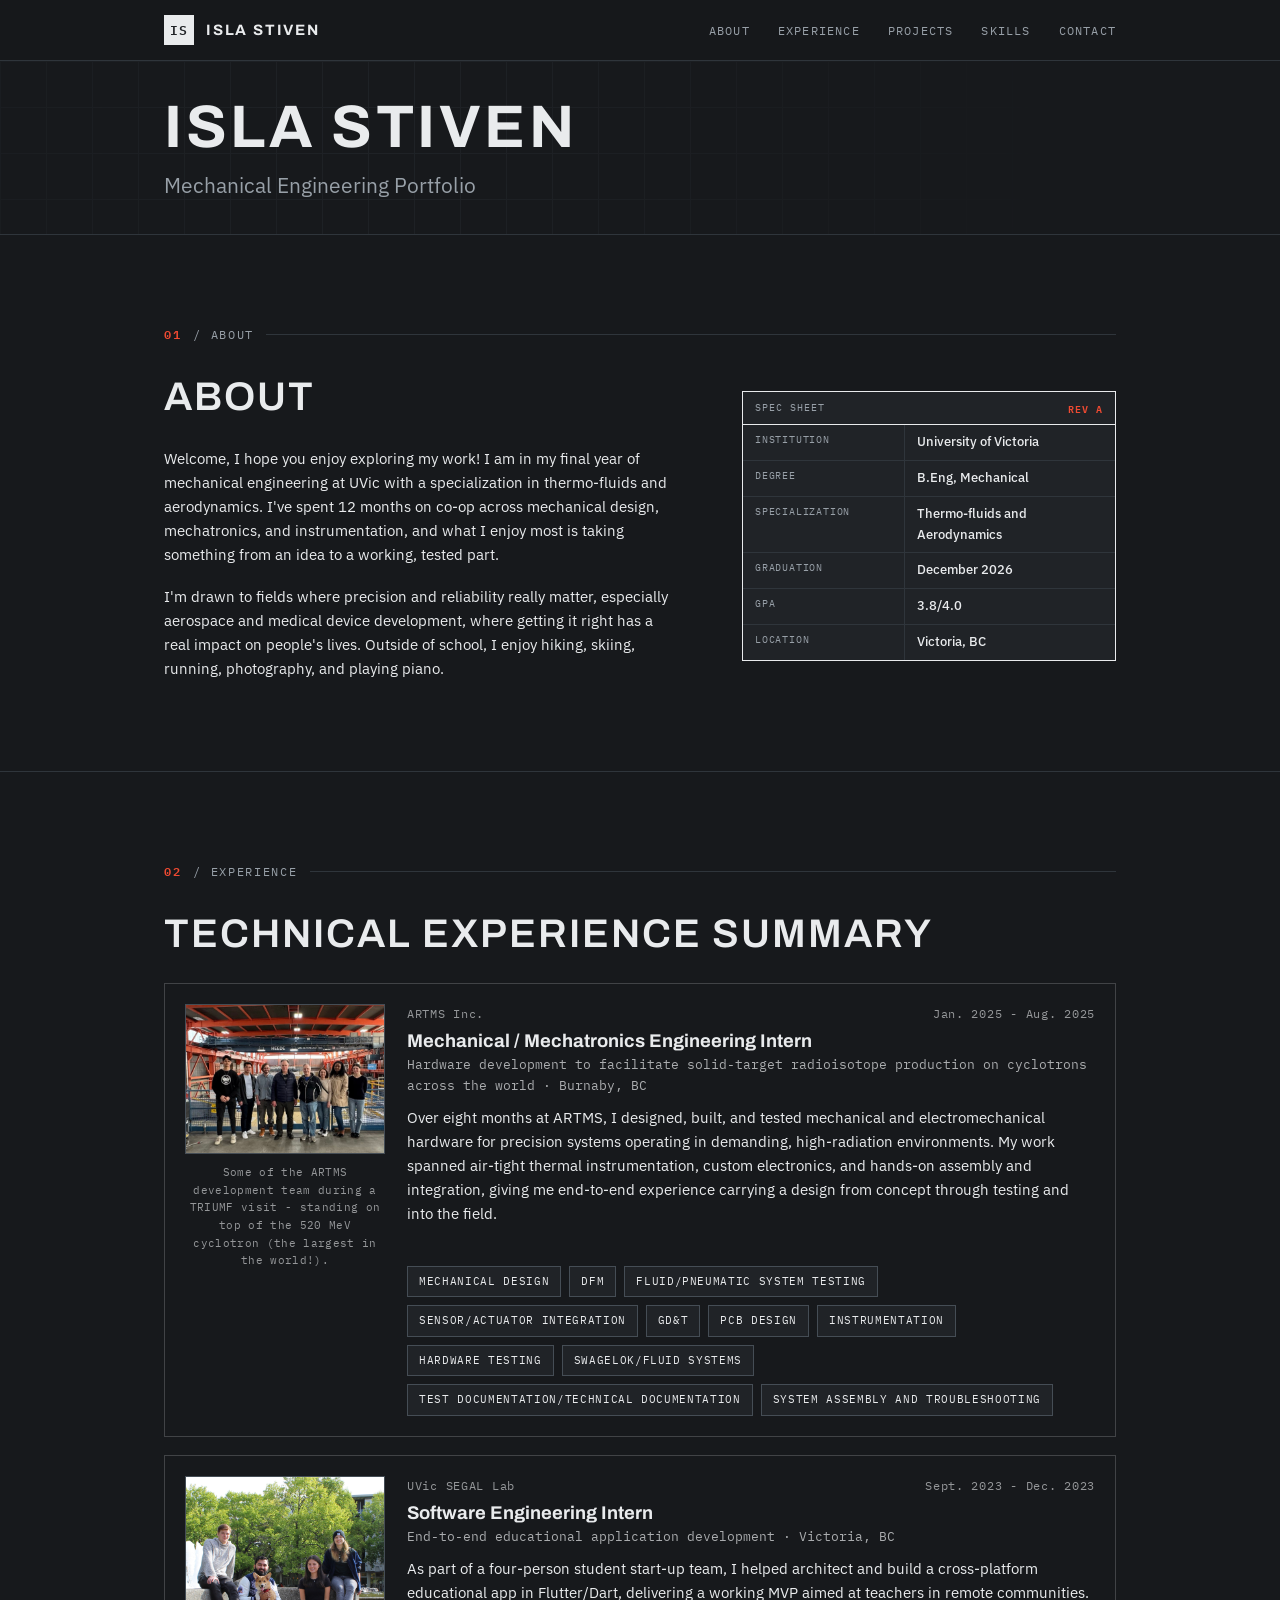
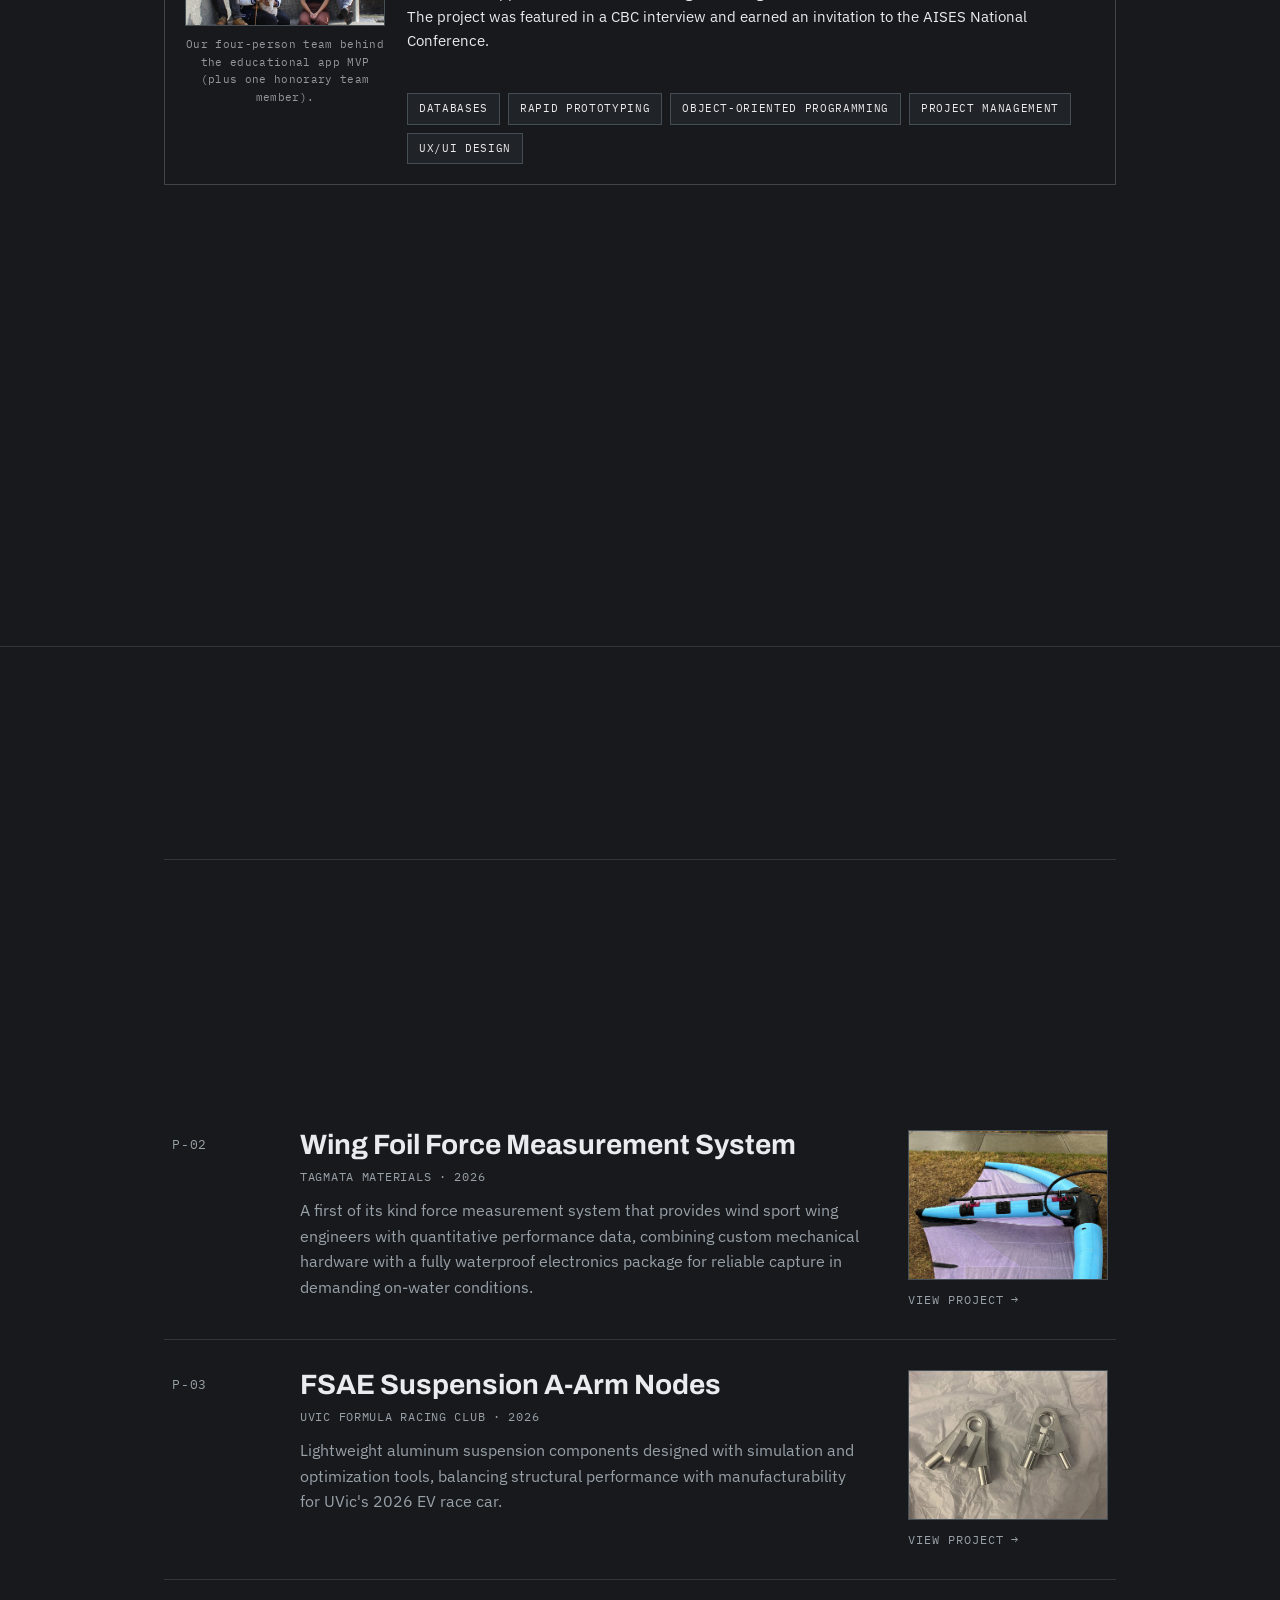
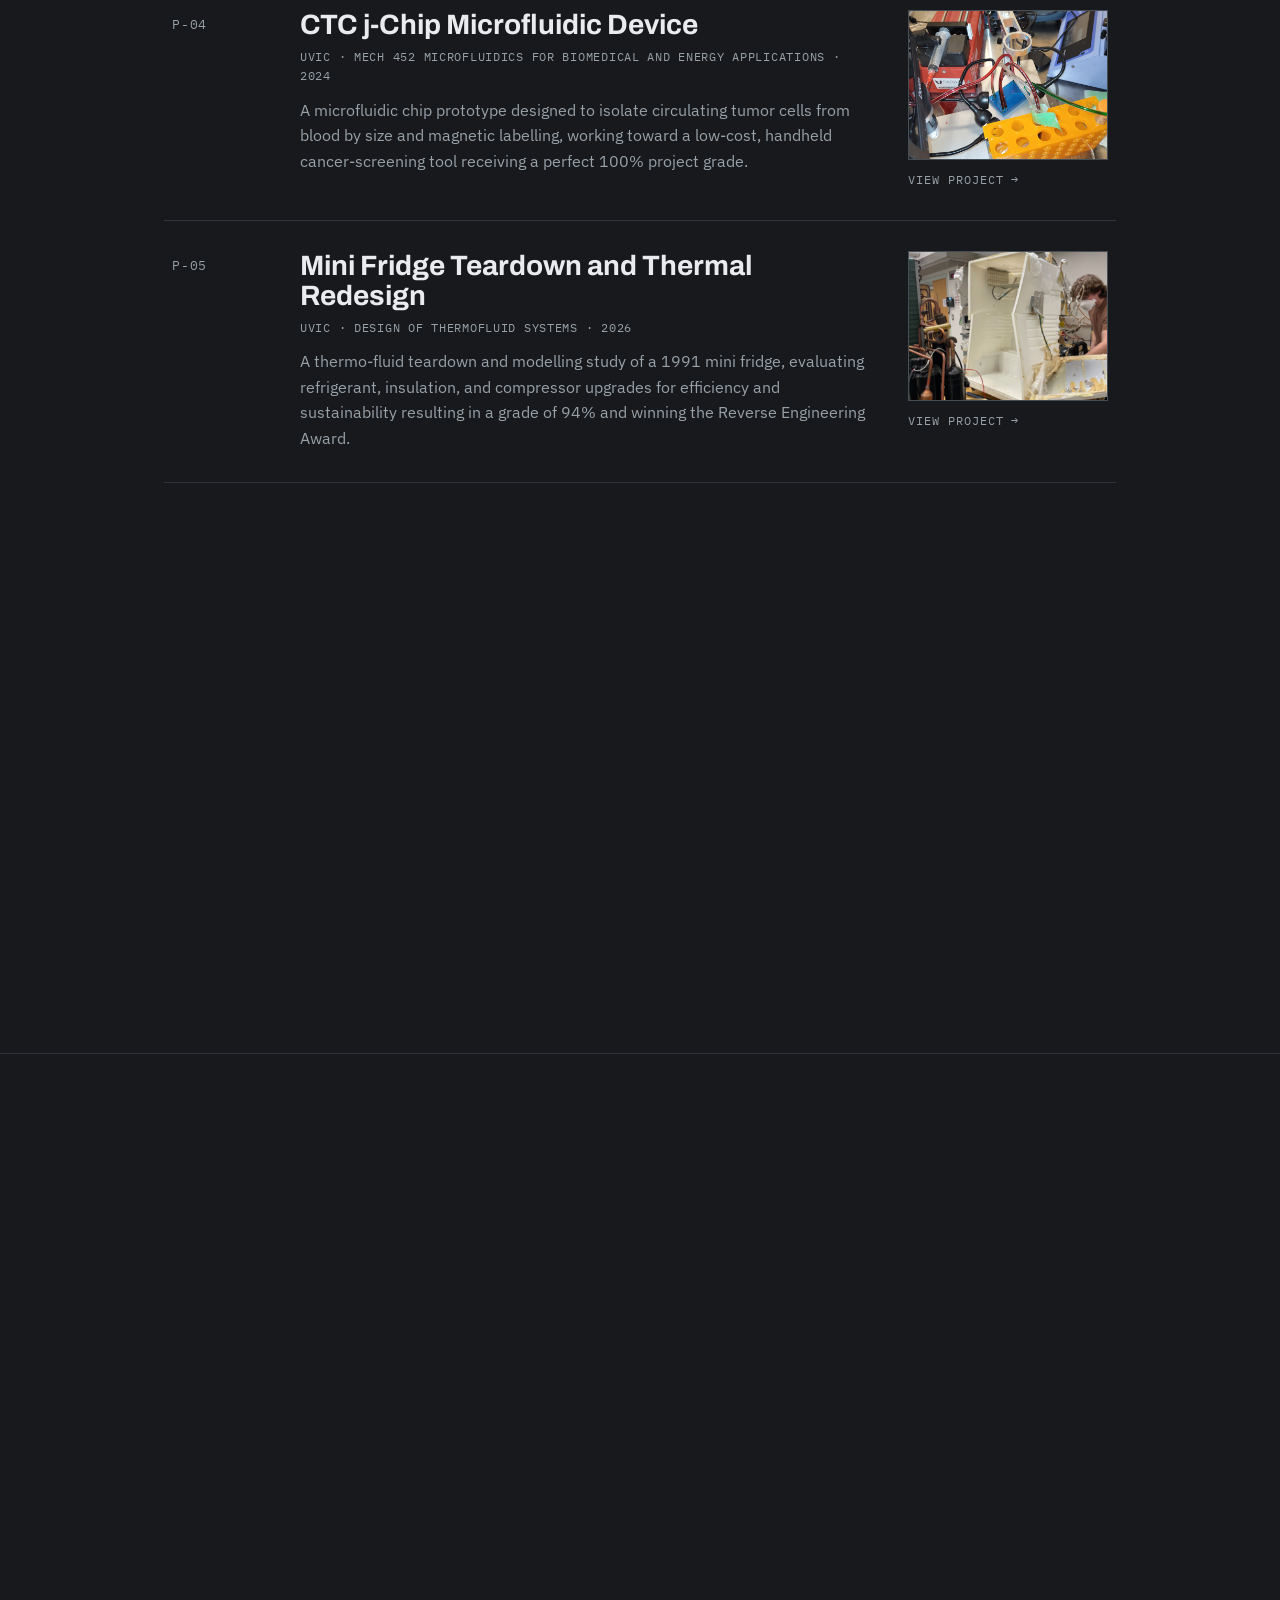
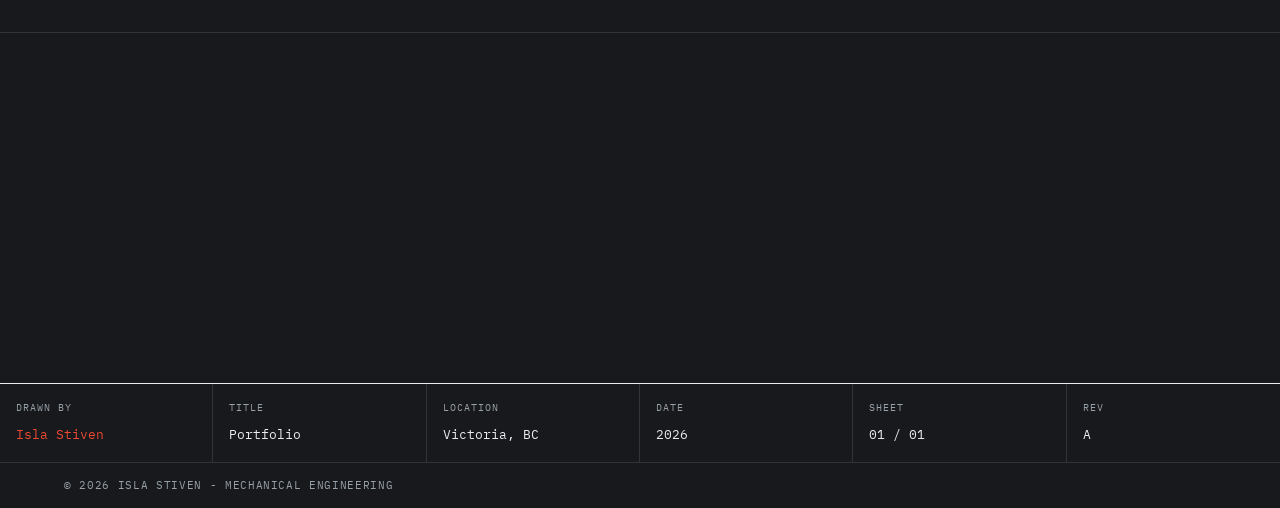
<file: index.html>
<!DOCTYPE html>
<html lang="en">
<head>
<meta charset="UTF-8">
<meta name="viewport" content="width=device-width, initial-scale=1.0">
<title>Isla Stiven's Engineering Portfolio</title>
<meta name="description" content="Portfolio of Isla Stiven, mechanical engineering student at the University of Victoria.">
<link rel="preconnect" href="https://fonts.googleapis.com">
<link rel="preconnect" href="https://fonts.gstatic.com" crossorigin>
<link href="https://fonts.googleapis.com/css2?family=Archivo:wght@600;700;800&family=IBM+Plex+Mono:wght@400;500;600&family=IBM+Plex+Sans:wght@400;500;600&display=swap" rel="stylesheet">
<link rel="stylesheet" href="style.css">

<!-- ===== Experience section styles (added). You can move this into style.css if you prefer. ===== -->
<style>
  .exp-list{display:flex;flex-direction:column;gap:18px;margin-top:28px}
  .exp{display:grid;grid-template-columns:200px 1fr;gap:22px;padding:20px;
       border:1px solid color-mix(in srgb,currentColor 20%,transparent);border-radius:0}
  .exp-media{display:flex;flex-direction:column;gap:10px}
  .exp-photo{width:100%;aspect-ratio:4/3;object-fit:cover;display:block;border-radius:0;
             border:1px solid var(--rule-strong,#B3B9C0);
             background:color-mix(in srgb,currentColor 6%,transparent)}
  .exp-caption{font-family:'IBM Plex Mono',monospace;font-size:11px;letter-spacing:.03em;
               opacity:.6;text-align:center;margin:0}
  .exp-top{display:flex;justify-content:space-between;gap:12px;flex-wrap:wrap;align-items:baseline}
  .exp-idx,.exp-dates{font-family:'IBM Plex Mono',monospace;font-size:12px;letter-spacing:.06em;opacity:.6}
  .exp-role{font-family:'Archivo',sans-serif;font-weight:700;font-size:1.15rem;line-height:1.2;margin:.4rem 0 .2rem}
  .exp-org{font-family:'IBM Plex Mono',monospace;font-size:.8rem;opacity:.7;margin:0 0 .6rem}
  .exp-context{margin:0 0 .85rem;opacity:.9}
  .exp-summary{margin:0 0 .9rem;line-height:1.6}
  .exp-bullets{margin:0 0 1rem;padding-left:1.15rem;line-height:1.7}
  .exp-bullets li{margin-bottom:.35rem}
  @media(max-width:640px){.exp{grid-template-columns:1fr;gap:18px;padding:20px}}
</style>
<!-- ===== Projects: text left, small image right (added) ===== -->
<style>
  .proj{
    grid-template-columns: 88px 1fr 200px;
    align-items: start;
    gap: clamp(16px, 4vw, 40px);
  }
  .proj-media{ display:flex; flex-direction:column; gap:10px; }
  .proj-thumb{
    width:100%;
    aspect-ratio:4 / 3;
    object-fit:cover;
    display:block;
    border:1px solid var(--rule-strong, #B3B9C0);
    background:var(--paper-2, #FBFBFC);
  }
  .proj-media .proj-go{ align-self:flex-start; }
  @media (max-width: 820px){
    .proj{ grid-template-columns: 44px 1fr 96px; }
    .proj-media .proj-go{ display:none; }
  }
</style>
<!-- ===== About: compact spec sheet + tidy skills + relevant courses (added) ===== -->
<style>
  /* compact the spec sheet */
  .titleblock .tb-top{ padding:8px 12px; font-size:10px; }
  .titleblock .tb-row dt{ padding:7px 12px; font-size:10px; }
  .titleblock .tb-row dd{ padding:7px 12px; font-size:13px; }

  /* tidy skills: labelled + tighter, evenly spaced chips */
  .skills-label{
    font-family:var(--font-mono); font-size:11px; letter-spacing:.12em;
    text-transform:uppercase; color:var(--muted);
    margin:26px 0 0; display:flex; align-items:center; gap:12px;
  }
  .skills-label::after{ content:""; flex:1; height:1px; background:var(--rule); }
  .about-prose .tools{ margin-top:12px; gap:6px; }

  /* categorized skills: label left, chips right */
  .skillgroups{ margin-top:14px; }
  .skillcat{
    display:grid; grid-template-columns:96px 1fr; gap:16px;
    align-items:start; padding:9px 0; border-top:1px solid var(--rule);
  }
  .skillcat:first-child{ border-top:0; }
  .skillcat-label{
    font-family:var(--font-mono); font-size:11px; letter-spacing:.08em;
    text-transform:uppercase; color:var(--muted); padding-top:7px;
  }
  .skillcat-chips{ display:flex; flex-wrap:wrap; gap:6px; }
  @media (max-width:520px){
    .skillcat{ grid-template-columns:1fr; gap:8px; }
    .skillcat-label{ padding-top:0; }
  }
</style>
<!-- ===== Hero: name left, framed photo right (added) ===== -->
<style>
  .hero-inner{
    display:flex; align-items:center; justify-content:flex-start;
    gap:clamp(28px,4vw,52px);
  }
  .hero-text{ flex:0 1 auto; min-width:0; }
  .hero-sub{
    font-family:var(--font-body); font-weight:400;
    font-size:clamp(16px,2.2vw,21px); color:var(--muted);
    margin:12px 0 0;
  }
  .hero-photo{ margin:0; flex:0 0 auto; text-align:center; }
  .hero-photo img{
    display:block; width:clamp(104px,13vw,148px); aspect-ratio:1/1;
    object-fit:cover; border:1.5px solid var(--ink); background:var(--paper-2);
  }
  .hero-photo figcaption{
    font-family:var(--font-mono); font-size:10px; letter-spacing:.12em;
    text-transform:uppercase; color:var(--muted); margin-top:8px;
  }
  @media (max-width:640px){
    .hero-inner{ flex-direction:column; align-items:flex-start; gap:22px; }
    .hero-photo{ text-align:left; }
    .hero-photo img{ width:130px; }
  }
</style>
</head>
<body>

<!-- ================= NAV ================= -->
<nav class="nav">
  <div class="wrap">
    <a class="brand" href="index.html">
      <span class="mark">IS</span>
      <span class="name">Isla Stiven</span>
    </a>
    <ul class="nav-links">
      <li><a href="#about">About</a></li>
      <li><a href="#experience">Experience</a></li>
      <li><a href="#projects">Projects</a></li>
      <li><a href="#skills">Skills</a></li>
      <li><a href="#contact">Contact</a></li>
    </ul>
  </div>
</nav>

<!-- ================= HERO ================= -->
<header class="hero">
  <div class="wrap">
    <div class="hero-inner">
      <div class="hero-text">
        <h1 class="reveal">Isla Stiven</h1>
        <p class="hero-sub reveal">Mechanical Engineering Portfolio</p>
</header>

<!-- ================= ABOUT ================= -->
<section id="about" class="section-line">
  <div class="wrap">
    <p class="eyebrow reveal"><b>01</b> / About</p>
    <div class="about-grid">
      <div class="about-prose reveal">
        <h2 class="head">About</h2>
        <p>Welcome, I hope you enjoy exploring my work! I am in my final year of mechanical engineering at UVic with a specialization in thermo-fluids and aerodynamics. I've spent 12 months on co-op across mechanical design, mechatronics, and instrumentation, and what I enjoy most is taking something from an idea to a working, tested part.</p>
        <p>I'm drawn to fields where precision and reliability really matter, especially aerospace and medical device development, where getting it right has a real impact on people's lives. Outside of school, I enjoy hiking, skiing, running, photography, and playing piano.</p>
      </div>

      <!-- title block / spec sheet -->
      <dl class="titleblock reveal">
        <div class="tb-top"><span>Spec Sheet</span><b>REV A</b></div>
        <div class="tb-row"><dt>Institution</dt><dd>University of Victoria</dd></div>
        <div class="tb-row"><dt>Degree</dt><dd>B.Eng, Mechanical</dd></div>
        <div class="tb-row"><dt>Specialization</dt><dd>Thermo-fluids and Aerodynamics</dd></div>
        <div class="tb-row"><dt>Graduation</dt><dd>December 2026</dd></div>
        <div class="tb-row"><dt>GPA</dt><dd>3.8/4.0</dd></div>
        <div class="tb-row"><dt>Location</dt><dd>Victoria, BC</dd></div>
      </dl>
    </div>
  </div>
</section>

<!-- ================= EXPERIENCE ================= -->
<section id="experience" class="section-line">
  <div class="wrap">
    <p class="eyebrow reveal"><b>02</b> / Experience</p>
    <h2 class="head reveal">Technical Experience Summary</h2>

    <div class="exp-list">

      <!-- ========== ARTMS (Mech/Mechatronics) ========== -->
      <article class="exp reveal">
        <div class="exp-media">
          <img class="exp-photo" src="triumf_pic.jpg" alt="Isla's mechanical/mechatronics work at ARTMS">
          <p class="exp-caption">Some of the ARTMS development team during a TRIUMF visit - standing on top of the 520 MeV cyclotron (the largest in the world!).</p>
        </div>

        <div class="exp-body">
          <div class="exp-top">
            <span class="exp-idx">ARTMS Inc.</span>
            <span class="exp-dates">Jan. 2025 - Aug. 2025</span>
          </div>
          <h3 class="exp-role">Mechanical / Mechatronics Engineering Intern</h3>
          <p class="exp-org">Hardware development to facilitate solid-target radioisotope production on cyclotrons across the world · Burnaby, BC</p>

          <p class="exp-summary">Over eight months at ARTMS, I designed, built, and tested mechanical and electromechanical hardware for precision systems operating in demanding, high-radiation environments. My work spanned air-tight thermal instrumentation, custom electronics, and hands-on assembly and integration, giving me end-to-end experience carrying a design from concept through testing and into the field.</p>

          <div class="tools">
            <span class="chip">Mechanical Design</span>
            <span class="chip">DFM</span>
            <span class="chip">Fluid/Pneumatic System Testing</span>
            <span class="chip">Sensor/Actuator Integration</span>
            <span class="chip">GD&amp;T</span>
            <span class="chip">PCB Design</span>
            <span class="chip">Instrumentation</span>
            <span class="chip">Hardware Testing</span>
            <span class="chip">Swagelok/Fluid Systems</span>
            <span class="chip">Test Documentation/Technical Documentation</span>
            <span class="chip">System Assembly and Troubleshooting</span>
            
          </div>
        </div>
      </article>

      <!-- ========== UVic SEGAL Lab (Software) ========== -->
      <article class="exp reveal">
        <div class="exp-media">
          <img class="exp-photo" src="IMG_0706.jpg" alt="Our four-person team behind the educational app MVP (plus one honorary team member).">
          <p class="exp-caption">Our four-person team behind the educational app MVP (plus one honorary team member).</p>
        </div>

        <div class="exp-body">
          <div class="exp-top">
            <span class="exp-idx">UVic SEGAL Lab</span>
            <span class="exp-dates">Sept. 2023 - Dec. 2023</span>
          </div>
          <h3 class="exp-role">Software Engineering Intern</h3>
          <p class="exp-org">End-to-end educational application development · Victoria, BC</p>

          <p class="exp-summary">As part of a four-person student start-up team, I helped architect and build a cross-platform educational app in Flutter/Dart, delivering a working MVP aimed at teachers in remote communities. The project was featured in a CBC interview and earned an invitation to the AISES National Conference.</p>

          <div class="tools">
            <span class="chip">Databases</span>
            <span class="chip">Rapid Prototyping</span>
            <span class="chip">Object-Oriented Programming</span>
            <span class="chip">Project Management</span>
            <span class="chip">UX/UI Design</span>
          </div>
        </div>
      </article>

      <!-- ========== Club Involvement & Volunteer ========== -->
      <article class="exp reveal">
        <div class="exp-media">
          <img class="exp-photo" src="welding.jpeg" alt="Club and volunteer engineering work">
          <p class="exp-caption">Learning to TIG weld at the UVic Formula Shop! </p>
        </div>

        <div class="exp-body">
          <div class="exp-top">
            <span class="exp-idx">Clubs &amp; Volunteering</span>
          </div>
          <h3 class="exp-role">Club Involvement &amp; Volunteer Work</h3>
          <p class="exp-org">University of Victoria · Victoria, BC</p>

          <ul class="exp-bullets">
            <li><strong>UVic Formula Racing</strong> (Sept. 2024 - Present) Suspension and accumulator team member who also jumps in on assembly and build tasks throughout the shop, building hands-on fabrication experience in a fast-moving team. See examples of my projects below!</li>
            <li><strong>The Victoria Hand Project</strong> (Jan. 2023 - Jan. 2024) Fabricated and assembled 3D-printed and laser-cut upper-limb prosthetics, and wrote clearer assembly documentation to standardize the build process.</li>
          </ul>

          <div class="tools">
            <span class="chip">SolidWorks</span>
            <span class="chip">FEA</span>
            <span class="chip">CFD</span>
            <span class="chip">Shop Tools</span>
            <span class="chip">3D Printing</span>
            <span class="chip">Assembly</span>
            <span class="chip">Documentation</span>
          </div>
        </div>
      </article>

    </div>
  </div>
</section>

<!-- ================= PROJECTS ================= -->
<section id="projects" class="section-line">
  <div class="wrap">
    <p class="eyebrow reveal"><b>03</b> / Projects</p>
    <h2 class="head reveal">Technical Projects</h2>

    <div class="proj-list">
      <a class="proj reveal" href="project-airquality.html">
        <span class="proj-idx">P-01</span>
        <div class="proj-main">
          <h3>Air Quality Monitor</h3>
          <p class="proj-org">Personal Project · 2026</p>
          <p class="proj-desc">A personal project I built for my parents's house in the interior of BC, where wildfire smoke has become a serious issue. This project combines integrated sensors, custom ESP32 firmware, and an airflow-driven 3D-printed enclosure to monitor particulate, CO2, and VOCs during wildfire-smoke season.</p>
        </div>
        <div class="proj-media">
          <img class="proj-thumb" src="aqm_thumbnail.jpeg" alt="Air Quality Monitor" onerror="this.style.visibility='hidden'">
          <span class="proj-go">View Project →</span>
        </div>
      </a>

      <a class="proj reveal" href="project-wingfoil.html">
        <span class="proj-idx">P-02</span>
        <div class="proj-main">
          <h3>Wing Foil Force Measurement System</h3>
          <p class="proj-org">Tagmata Materials · 2026</p>
          <p class="proj-desc">A first of its kind force measurement system that provides wind sport wing engineers with quantitative performance data, combining custom mechanical hardware with a fully waterproof electronics package for reliable capture in demanding on-water conditions.</p>
        </div>
        <div class="proj-media">
          <img class="proj-thumb" src="wing_thumbnail.jpeg" alt="Wing Foil Force Measurement System CAD" onerror="this.style.visibility='hidden'">
          <span class="proj-go">View Project →</span>
        </div>
      </a>

      <a class="proj reveal" href="project-fsae.html">
        <span class="proj-idx">P-03</span>
        <div class="proj-main">
          <h3>FSAE Suspension A-Arm Nodes</h3>
          <p class="proj-org">UVic Formula Racing Club · 2026</p>
          <p class="proj-desc">Lightweight aluminum suspension components designed with simulation and optimization tools, balancing structural performance with manufacturability for UVic's 2026 EV race car.</p>
        </div>
        <div class="proj-media">
          <img class="proj-thumb" src="machinednode.png" alt="FSAE Suspension A-Arm Nodes" onerror="this.style.visibility='hidden'">
          <span class="proj-go">View Project →</span>
        </div>
      </a>
      
      <a class="proj reveal" href="project-ctcjchip.html">
        <span class="proj-idx">P-04</span>
        <div class="proj-main">
          <h3>CTC j-Chip Microfluidic Device</h3>
          <p class="proj-org">UVic · MECH 452 Microfluidics for Biomedical and Energy Applications · 2024</p>
          <p class="proj-desc">A microfluidic chip prototype designed to isolate circulating tumor cells from blood by size and magnetic labelling, working toward a low-cost, handheld cancer-screening tool receiving a perfect 100% project grade. </p>
        </div>
        <div class="proj-media">
          <img class="proj-thumb" src="ctcjchip_testing.jpg" alt="CTC j-Chip Microfluidic Device" onerror="this.style.visibility='hidden'">
          <span class="proj-go">View Project →</span>
        </div>
      </a>

      <a class="proj reveal" href="project-minifridge.html">
        <span class="proj-idx">P-05</span>
        <div class="proj-main">
          <h3>Mini Fridge Teardown and Thermal Redesign</h3>
          <p class="proj-org">UVic · Design of Thermofluid Systems · 2026</p>
          <p class="proj-desc">A thermo-fluid teardown and modelling study of a 1991 mini fridge, evaluating refrigerant, insulation, and compressor upgrades for efficiency and sustainability resulting in a grade of 94% and winning the Reverse Engineering Award.</p>
        </div>
        <div class="proj-media">
          <img class="proj-thumb" src="fridgedestruction.png" alt="Mini Fridge Teardown and Thermal Redesign" onerror="this.style.visibility='hidden'">
          <span class="proj-go">View Project →</span>
        </div>
      </a>
      
     <a class="proj reveal" href="project-gearbox.html">
        <span class="proj-idx">P-06</span>
        <div class="proj-main">
          <h3>CSP Turbine Gearbox</h3>
          <p class="proj-org">UVic · Design of Mechanical Elements · 2024</p>
          <p class="proj-desc">A four-stage speed-reduction gearbox for a 30 MW concentrated solar power plant, with gear, shaft, bearing, and fatigue analysis across all stages.</p>
        </div>
        <div class="proj-media">
          <img class="proj-thumb" src="gearbox.png" alt="CSP Turbine Gearbox CAD" onerror="this.style.visibility='hidden'">
          <span class="proj-go">View Project →</span>
        </div>
      </a>

      <a class="proj reveal" href="project-robot.html">
        <span class="proj-idx">P-07</span>
        <div class="proj-main">
          <h3>Autonomous Search-and-Place Robot</h3>
          <p class="proj-org">UVic · Design Project · 2023</p>
          <p class="proj-desc">An autonomous robot for an Ocean Networks Canada challenge that searches an arena, homes in on a flashing infrared beacon by mapping signal strength, and places an object on the target to simulate sensor cleaning. I led the electronics and RobotC control logic resulting in a grade of 100%.</p>
        </div>
        <div class="proj-media">
          <img class="proj-thumb" src="robot_thumbnail.jpg" alt="Autonomous Search-and-Place Robot" onerror="this.style.visibility='hidden'">
          <span class="proj-go">View Project →</span>
        </div>
      </a>

    </div>
  </div>
</section>

<!-- ================= SKILLS ================= -->
<section id="skills" class="section-line">
  <div class="wrap">
    <p class="eyebrow reveal"><b>04</b> / Skills</p>
    <h2 class="head reveal">Skills</h2>
    <div class="skillgroups reveal">
      <div class="skillcat">
        <span class="skillcat-label">Mechanical</span>
        <div class="skillcat-chips">
          <span class="chip">Siemens NX</span>
          <span class="chip">SolidWorks</span>
          <span class="chip">FEA</span>
          <span class="chip">CFD</span>
          <span class="chip">Fluid and Pneumatic Systems</span>
          <span class="chip">GD&amp;T</span>
          <span class="chip">Engineering Drawing</span>
          <span class="chip">Design for Manufacturing</span>
        </div>
      </div>
      <div class="skillcat">
        <span class="skillcat-label">Electrical</span>
        <div class="skillcat-chips">
          <span class="chip">PCB Design</span>
          <span class="chip">Soldering</span>
          <span class="chip">Embedded Systems</span>
          <span class="chip">Instrumentation</span>
          <span class="chip">Arduino</span>
          <span class="chip">Sensor and Actuator Integration</span>
        </div>
      </div>
      <div class="skillcat">
        <span class="skillcat-label">Programming</span>
        <div class="skillcat-chips">
          <span class="chip">Python</span>
          <span class="chip">C++</span>
          <span class="chip">MATLAB</span>
          <span class="chip">LabVIEW</span>
        </div>
      </div>
      <div class="skillcat">
        <span class="skillcat-label">Tools</span>
        <div class="skillcat-chips">
          <span class="chip">Shop Tools</span>
          <span class="chip">Rapid Prototyping</span>
          <span class="chip">3D Printing</span>
          <span class="chip">Laser Cutting</span>
        </div>
      </div>
    </div>
  </div>
</section>

<!-- ================= CONTACT ================= -->
<section id="contact" class="section-line">
  <div class="wrap">
    <p class="eyebrow reveal"><b>05</b> / Contact</p>
    <div class="contact-grid">
      <div class="reveal">
        <h2 class="head">Contact</h2>
        <p class="contact-lede">Please reach out with any questions or for further discussion! </p>
      </div>
      <div class="contact-actions reveal">
        <a class="btn signal" href="mailto:islastiven@gmail.com">Email Me</a>
        <!-- Replace # with your LinkedIn URL -->
        <a class="btn" href="https://www.linkedin.com/in/isla-stiven/">LinkedIn</a>
        <!-- Add your resume PDF to the repo, then point this at it -->
        <a class="btn" href="Isla_Stiven_Resume_Portfolio.pdf" target="_blank">Resume</a>
      </div>
    </div>
  </div>
</section>

<!-- ================= FOOTER: TITLE BLOCK ================= -->
<footer>
  <div class="titlegrid">
    <div class="tg"><span class="k">Drawn By</span><span class="v sig">Isla Stiven</span></div>
    <div class="tg"><span class="k">Title</span><span class="v">Portfolio</span></div>
    <div class="tg"><span class="k">Location</span><span class="v">Victoria, BC</span></div>
    <div class="tg"><span class="k">Date</span><span class="v">2026</span></div>
    <div class="tg"><span class="k">Sheet</span><span class="v">01 / 01</span></div>
    <div class="tg"><span class="k">Rev</span><span class="v">A</span></div>
  </div>
  <div class="footnote">© 2026 Isla Stiven - Mechanical Engineering</div>
</footer>

<script>
  // scroll reveal
  const io = new IntersectionObserver((entries) => {
    entries.forEach(e => { if (e.isIntersecting) { e.target.classList.add('in'); io.unobserve(e.target); } });
  }, { threshold: 0.12 });
  document.querySelectorAll('.reveal').forEach((el, i) => {
    el.style.transitionDelay = Math.min(i * 60, 300) + 'ms';
    io.observe(el);
  });
</script>
</body>
</html>
</file>
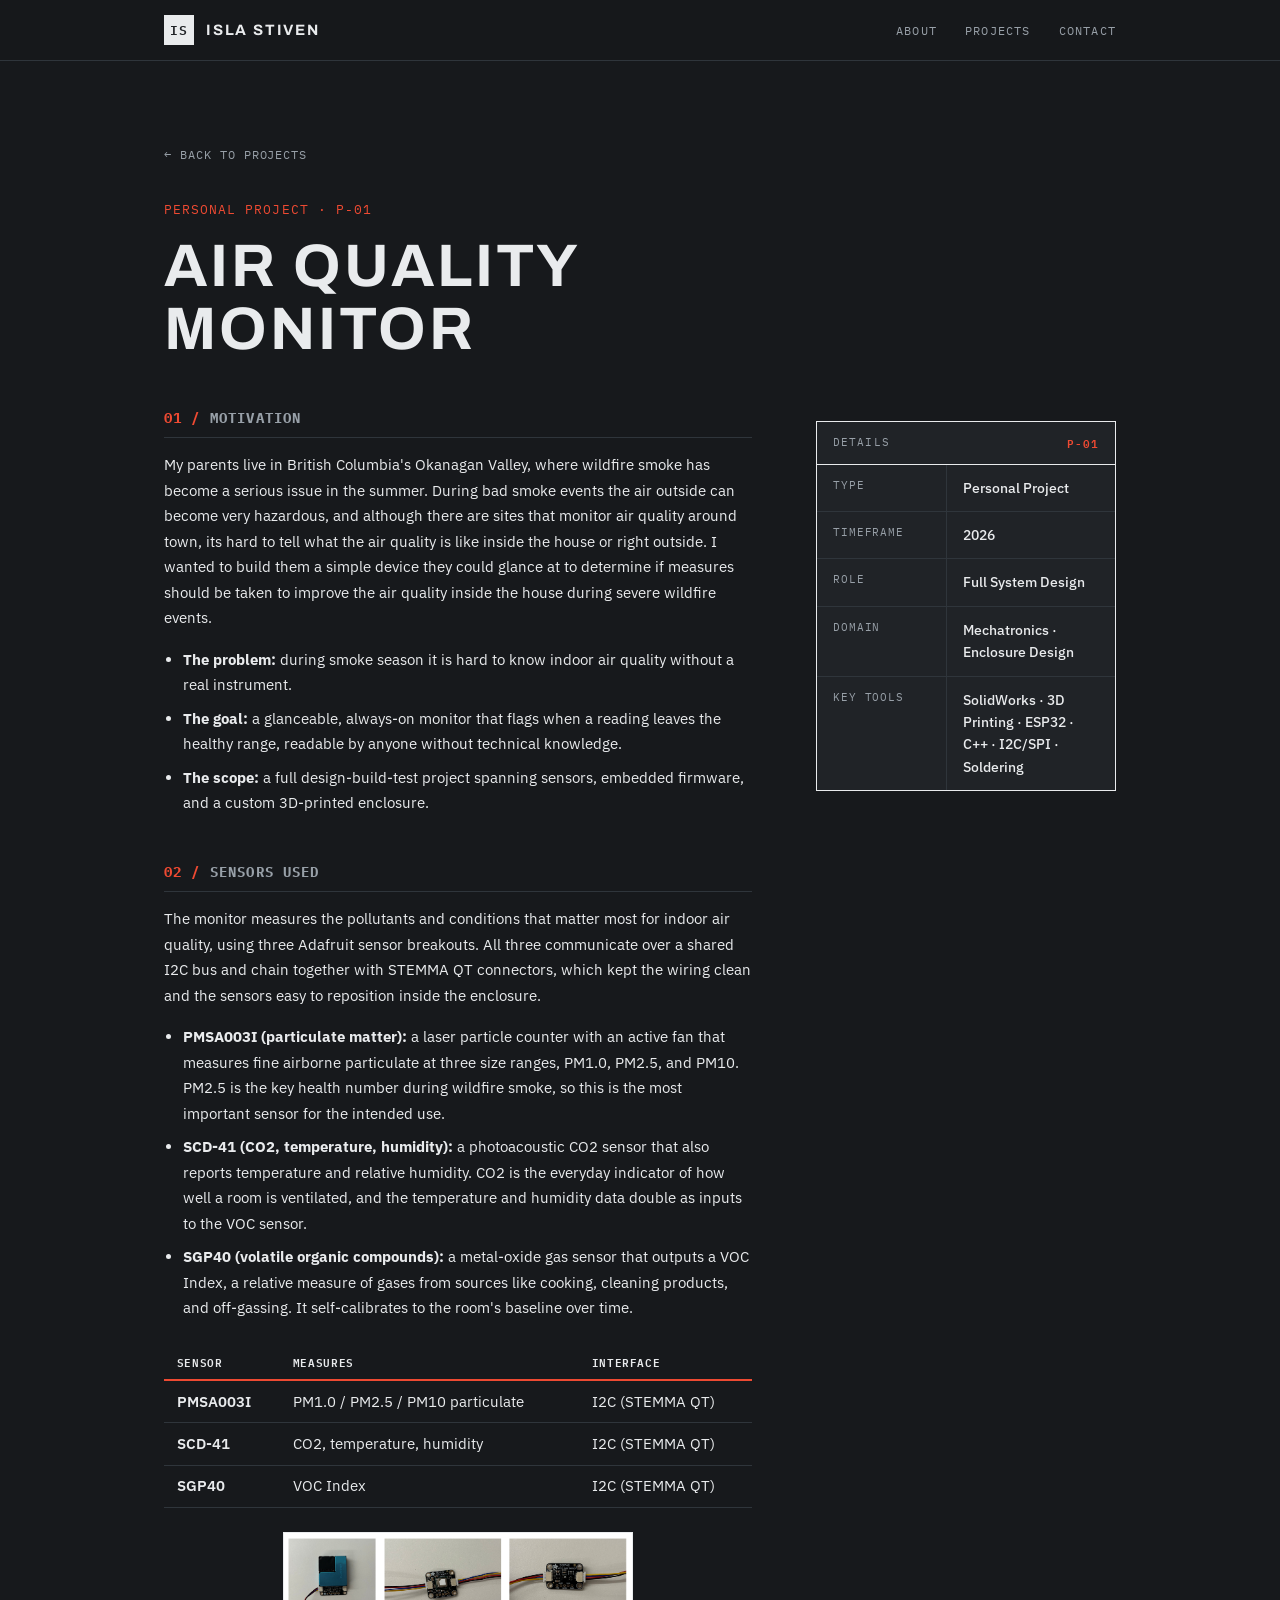
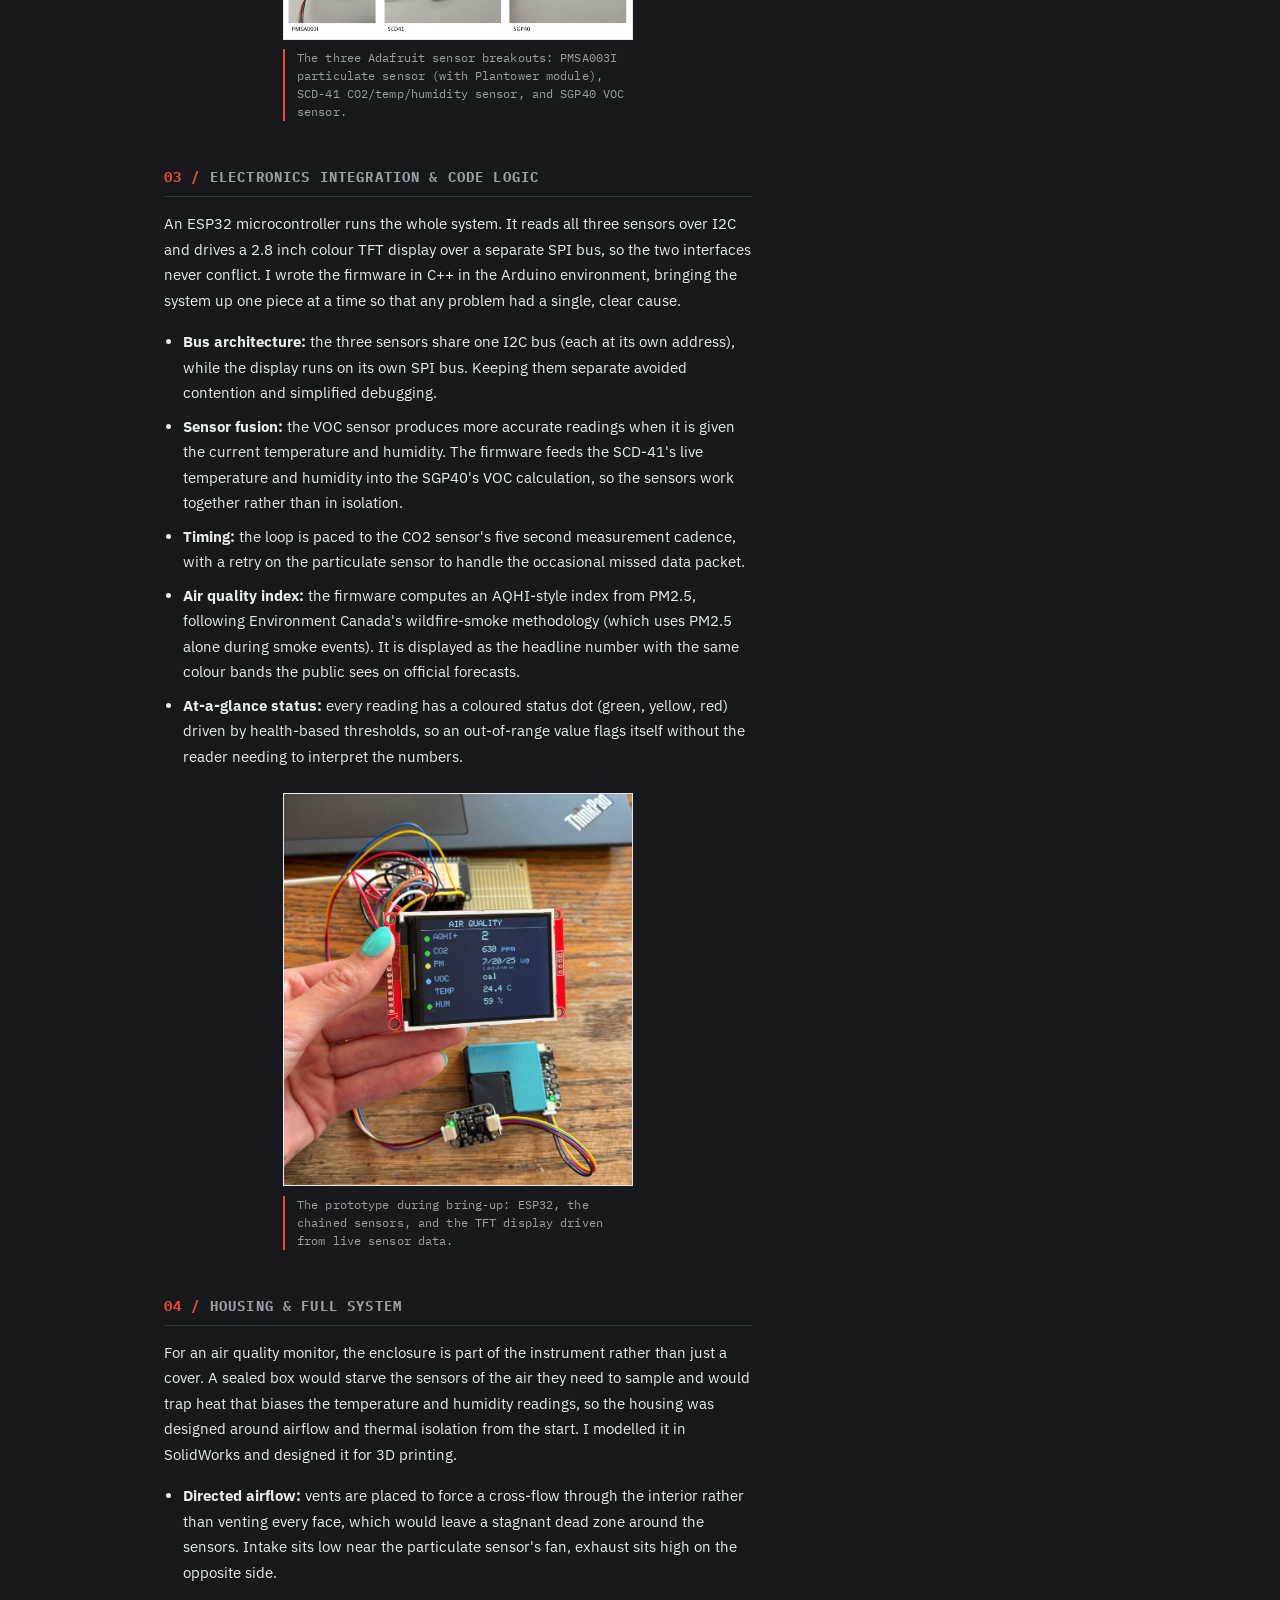
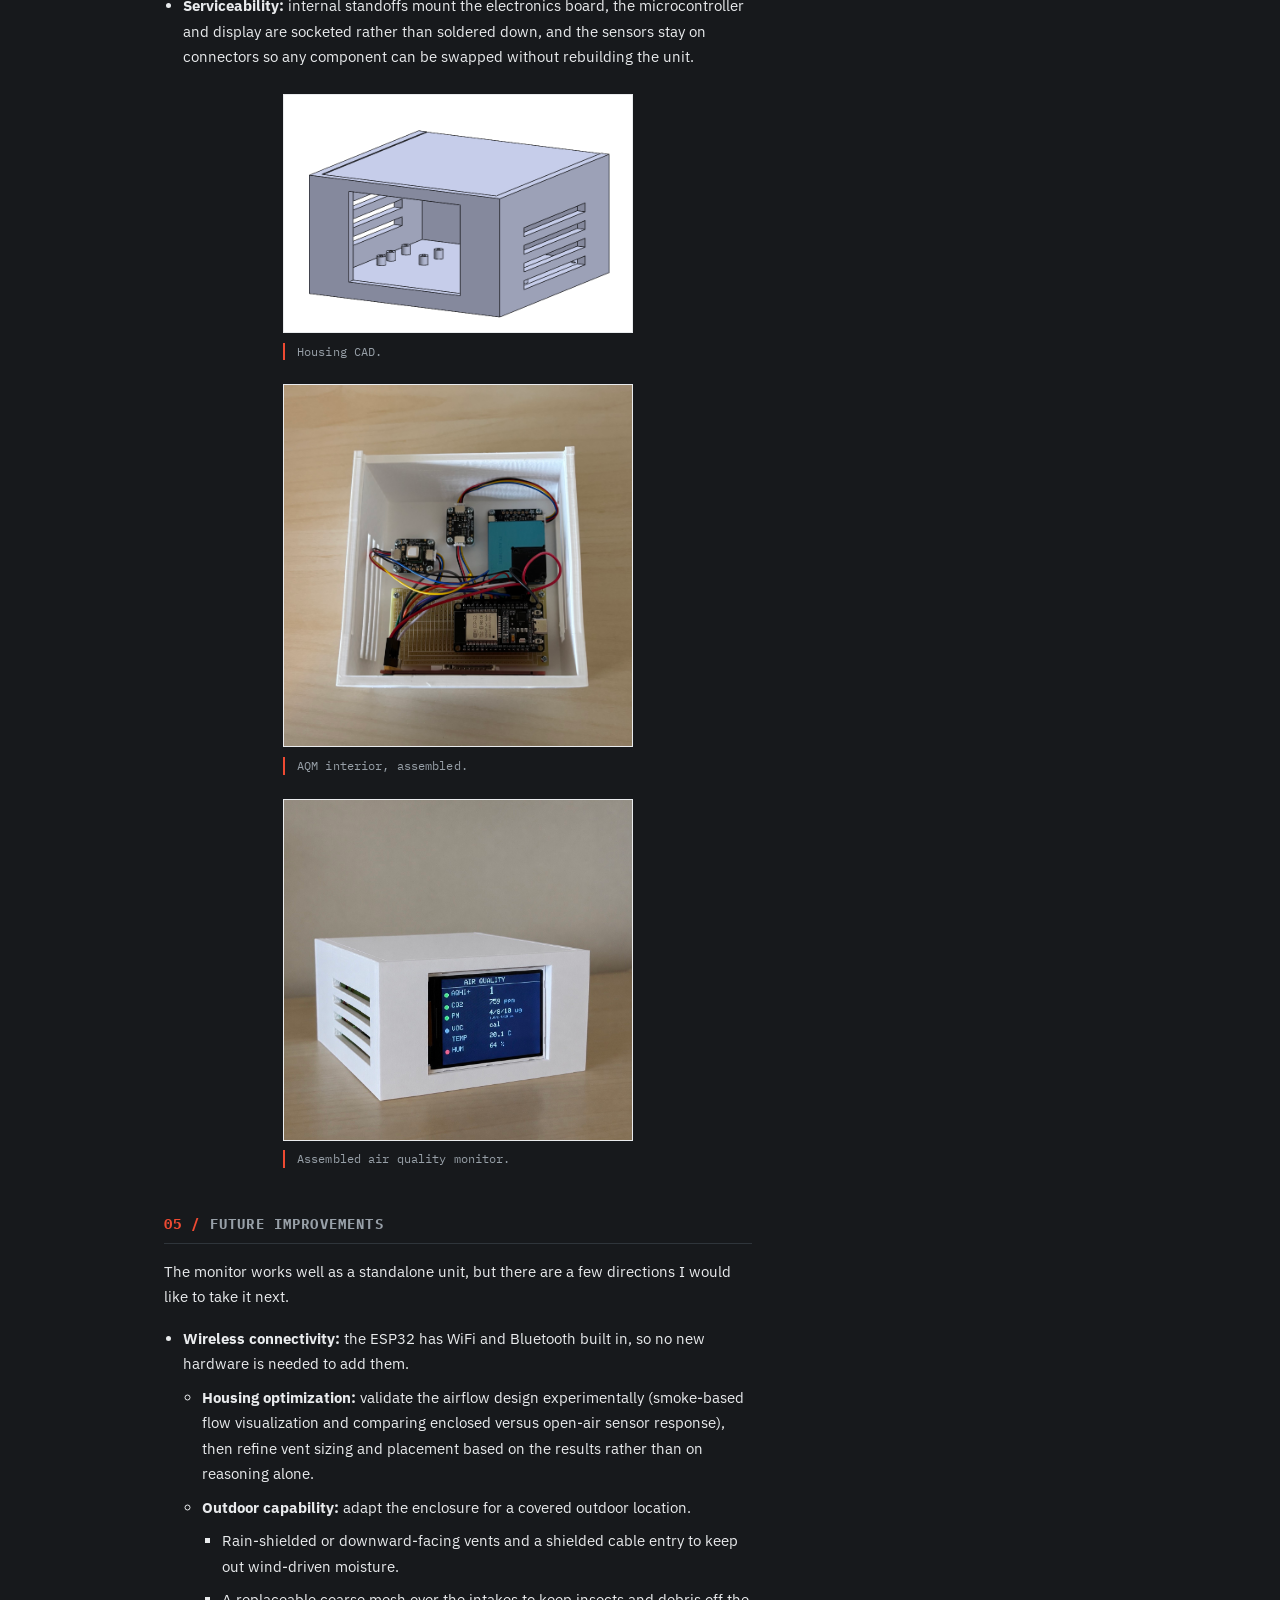
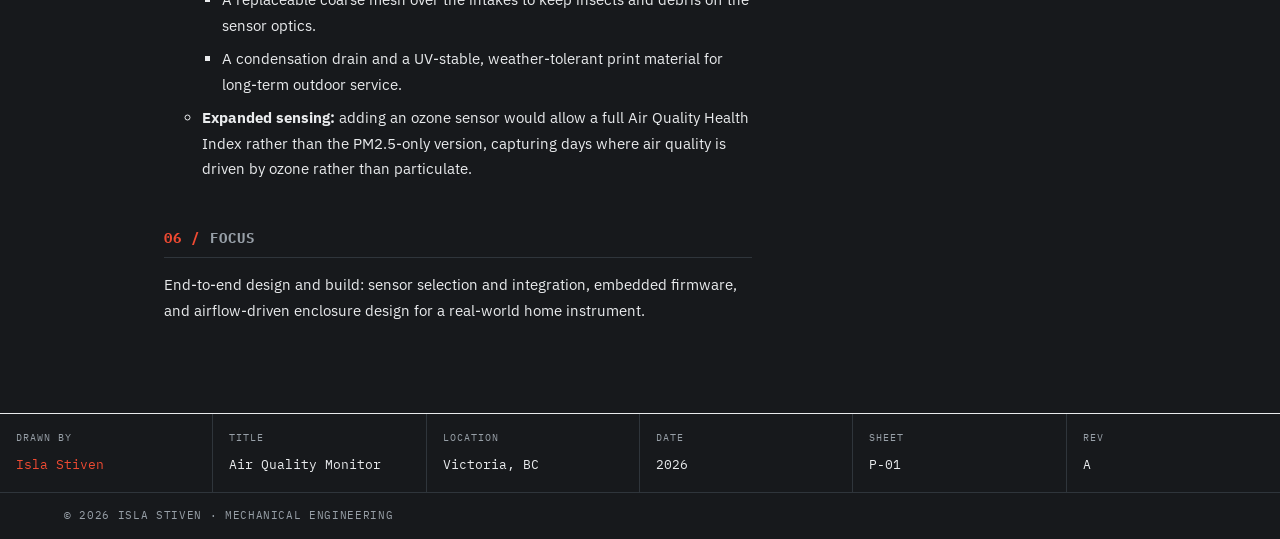
<file: project-airquality.html>
<!DOCTYPE html>
<html lang="en">
<head>
<meta charset="UTF-8">
<meta name="viewport" content="width=device-width, initial-scale=1.0">
<title>Air Quality Monitor | Isla Stiven</title>
<link rel="preconnect" href="https://fonts.googleapis.com">
<link rel="preconnect" href="https://fonts.gstatic.com" crossorigin>
<link href="https://fonts.googleapis.com/css2?family=Archivo:wght@600;700;800&family=IBM+Plex+Mono:wght@400;500;600&family=IBM+Plex+Sans:wght@400;500;600&display=swap" rel="stylesheet">
<link rel="stylesheet" href="style.css">

<!-- Page-specific readability + figure styling.
     Once you're happy with this pattern across all project pages,
     move this whole <style> block into style.css and delete it from each page. -->
<style>
  /* Auto-number the sections and give each a clear, scannable header */
  .detail-body { counter-reset: sec; }

  .detail-body section { margin: 0 0 2.75rem; }
  .detail-body section:last-child { margin-bottom: 0; }

  .detail-body h4 {
    counter-increment: sec;
    font-family: var(--font-mono, "IBM Plex Mono", monospace);
    text-transform: uppercase;
    letter-spacing: 0.08em;
    font-size: 0.9rem;
    margin: 0 0 0.9rem;
    padding-bottom: 0.5rem;
    border-bottom: 1px solid var(--rule, #e4e4e4);
  }
  .detail-body h4::before {
    content: counter(sec, decimal-leading-zero) "  /  ";
    color: var(--signal, #e5533c);
  }

  /* Comfortable reading measure and rhythm */
  .detail-body p {
    line-height: 1.7;
    max-width: 68ch;
    margin: 0 0 1rem;
  }
  .detail-body p:last-child { margin-bottom: 0; }

  /* Lists read at the same measure as the prose */
  .detail-body ul {
    max-width: 68ch;
    margin: 0 0 1rem;
    padding-left: 1.2rem;
  }
  .detail-body li {
    line-height: 1.7;
    margin-bottom: 0.5rem;
  }

  /* Nested lists tighten up slightly */
  .detail-body li ul {
    margin: 0.5rem 0 0.5rem;
  }

  /* Lead paragraph of the page reads a touch larger */
  .detail-body section:first-of-type p:first-of-type {
    font-size: 1.0rem;
    color: var(--ink, #1a1a1a);
  }

  /* Figures: constrained width, centered, with a captioned block */
  .detail-body .figframe {
    max-width: 600px;
    margin: 1.5rem auto 0.6rem;
  }
  .detail-body .figframe img {
    width: 100%;
    height: auto;
    display: block;
  }
  .detail-body figcaption {
    font-family: var(--font-mono, "IBM Plex Mono", monospace);
    font-size: 0.72rem;
    line-height: 1.55;
    letter-spacing: 0.01em;
    color: var(--muted, #6b6b6b);
    margin-top: 0.6rem;
    padding-left: 0.75rem;
    border-left: 2px solid var(--signal, #e5533c);
  }

  /* Spec-sheet styling for the sensor breakdown table */
  .detail-body .table-wrap {
    max-width: 68ch;
    margin: 1.5rem 0 0.6rem;
    overflow-x: auto;
  }
  .detail-body .results-table {
    width: 100%;
    border-collapse: collapse;
    font-size: 0.92rem;
  }
  .detail-body .results-table th {
    font-family: var(--font-mono, "IBM Plex Mono", monospace);
    text-transform: uppercase;
    letter-spacing: 0.06em;
    font-size: 0.66rem;
    font-weight: 600;
    text-align: left;
    color: var(--ink, #1a1a1a);
    padding: 0.55rem 0.8rem;
    border-bottom: 2px solid var(--signal, #e5533c);
    vertical-align: bottom;
    white-space: nowrap;
  }
  .detail-body .results-table th span {
    display: block;
    font-weight: 400;
    color: var(--muted, #6b6b6b);
    letter-spacing: 0.04em;
    margin-top: 0.15rem;
  }
  .detail-body .results-table td {
    padding: 0.55rem 0.8rem;
    border-bottom: 1px solid var(--rule, #e4e4e4);
    vertical-align: top;
  }
  .detail-body .results-table td:first-child { font-weight: 600; white-space: nowrap; }
  .detail-body .table-note {
    font-family: var(--font-mono, "IBM Plex Mono", monospace);
    font-size: 0.72rem;
    line-height: 1.55;
    letter-spacing: 0.01em;
    color: var(--muted, #6b6b6b);
    margin: 0.6rem 0 0;
    padding-left: 0.75rem;
    border-left: 2px solid var(--signal, #e5533c);
    max-width: 68ch;
  }
</style>
</head>
<body>

<nav class="nav">
  <div class="wrap">
    <a class="brand" href="index.html"><span class="mark">IS</span><span class="name">Isla Stiven</span></a>
    <ul class="nav-links">
      <li><a href="index.html#about">About</a></li>
      <li><a href="index.html#projects">Projects</a></li>
      <li><a href="index.html#contact">Contact</a></li>
    </ul>
  </div>
</nav>

<header class="detail-hero">
  <div class="wrap">
    <a class="back" href="index.html#projects">&larr; Back to Projects</a>
    <p class="org">Personal Project &middot; P-01</p>
    <h1>Air Quality<br>Monitor</h1>
  </div>
</header>

<div class="wrap">
  <div class="detail-grid">
    <div class="detail-body">

      <section>
        <h4>Motivation</h4>
        <p>My parents live in British Columbia's Okanagan Valley, where wildfire smoke has become a serious issue in the summer. During bad smoke events the air outside can become very hazardous, and although there are sites that monitor air quality around town, its hard to tell what the air quality is like inside the house or right outside. I wanted to build them a simple device they could glance at to determine if measures should be taken to improve the air quality inside the house during severe wildfire events.</p>
        <ul>
          <li><b>The problem:</b> during smoke season it is hard to know indoor air quality without a real instrument.</li>
          <li><b>The goal:</b> a glanceable, always-on monitor that flags when a reading leaves the healthy range, readable by anyone without technical knowledge.</li>
          <li><b>The scope:</b> a full design-build-test project spanning sensors, embedded firmware, and a custom 3D-printed enclosure.</li>
        </ul>
      </section>

      <section>
        <h4>Sensors Used</h4>
        <p>The monitor measures the pollutants and conditions that matter most for indoor air quality, using three Adafruit sensor breakouts. All three communicate over a shared I2C bus and chain together with STEMMA QT connectors, which kept the wiring clean and the sensors easy to reposition inside the enclosure.</p>
        <ul>
          <li><b>PMSA003I (particulate matter):</b> a laser particle counter with an active fan that measures fine airborne particulate at three size ranges, PM1.0, PM2.5, and PM10. PM2.5 is the key health number during wildfire smoke, so this is the most important sensor for the intended use.</li>
          <li><b>SCD-41 (CO2, temperature, humidity):</b> a photoacoustic CO2 sensor that also reports temperature and relative humidity. CO2 is the everyday indicator of how well a room is ventilated, and the temperature and humidity data double as inputs to the VOC sensor.</li>
          <li><b>SGP40 (volatile organic compounds):</b> a metal-oxide gas sensor that outputs a VOC Index, a relative measure of gases from sources like cooking, cleaning products, and off-gassing. It self-calibrates to the room's baseline over time.</li>
        </ul>
        <div class="table-wrap">
          <table class="results-table">
            <thead>
              <tr>
                <th>Sensor</th>
                <th>Measures</th>
                <th>Interface</th>
              </tr>
            </thead>
            <tbody>
              <tr><td>PMSA003I</td><td>PM1.0 / PM2.5 / PM10 particulate</td><td>I2C (STEMMA QT)</td></tr>
              <tr><td>SCD-41</td><td>CO2, temperature, humidity</td><td>I2C (STEMMA QT)</td></tr>
              <tr><td>SGP40</td><td>VOC Index</td><td>I2C (STEMMA QT)</td></tr>
            </tbody>
          </table>
        </div>
        <figure class="figframe"style="max-width:350px;">
          <img src="aqm_sensors.png" alt="The three Adafruit sensor breakouts">
          <figcaption>The three Adafruit sensor breakouts: PMSA003I particulate sensor (with Plantower module), SCD-41 CO2/temp/humidity sensor, and SGP40 VOC sensor.</figcaption>
        </figure>
      </section>

      <section>
        <h4>Electronics Integration &amp; Code Logic</h4>
        <p>An ESP32 microcontroller runs the whole system. It reads all three sensors over I2C and drives a 2.8 inch colour TFT display over a separate SPI bus, so the two interfaces never conflict. I wrote the firmware in C++ in the Arduino environment, bringing the system up one piece at a time so that any problem had a single, clear cause.</p>
        <ul>
          <li><b>Bus architecture:</b> the three sensors share one I2C bus (each at its own address), while the display runs on its own SPI bus. Keeping them separate avoided contention and simplified debugging.</li>
          <li><b>Sensor fusion:</b> the VOC sensor produces more accurate readings when it is given the current temperature and humidity. The firmware feeds the SCD-41's live temperature and humidity into the SGP40's VOC calculation, so the sensors work together rather than in isolation.</li>
          <li><b>Timing:</b> the loop is paced to the CO2 sensor's five second measurement cadence, with a retry on the particulate sensor to handle the occasional missed data packet.</li>
          <li><b>Air quality index:</b> the firmware computes an AQHI-style index from PM2.5, following Environment Canada's wildfire-smoke methodology (which uses PM2.5 alone during smoke events). It is displayed as the headline number with the same colour bands the public sees on official forecasts.</li>
          <li><b>At-a-glance status:</b> every reading has a coloured status dot (green, yellow, red) driven by health-based thresholds, so an out-of-range value flags itself without the reader needing to interpret the numbers.</li>
        </ul>
        <figure class="figframe"style="max-width:350px;">
          <img src="aqm_electronics.jpeg" alt="ESP32 wired to the sensor chain and display on a solderable breadboard">
          <figcaption>The prototype during bring-up: ESP32, the chained sensors, and the TFT display driven from live sensor data.</figcaption>
        </figure>
      </section>

      <section>
        <h4>Housing &amp; Full System</h4>
        <p>For an air quality monitor, the enclosure is part of the instrument rather than just a cover. A sealed box would starve the sensors of the air they need to sample and would trap heat that biases the temperature and humidity readings, so the housing was designed around airflow and thermal isolation from the start. I modelled it in SolidWorks and designed it for 3D printing.</p>
        <ul>
          <li><b>Directed airflow:</b> vents are placed to force a cross-flow through the interior rather than venting every face, which would leave a stagnant dead zone around the sensors. Intake sits low near the particulate sensor's fan, exhaust sits high on the opposite side.</li>
          <li><b>Serviceability:</b> internal standoffs mount the electronics board, the microcontroller and display are socketed rather than soldered down, and the sensors stay on connectors so any component can be swapped without rebuilding the unit.</li>
        </ul>
        <figure class="figframe"style="max-width:350px;">
          <img src="aqm_housing_cad.png" alt="Housing CAD">
          <figcaption>Housing CAD.</figcaption>
        </figure>
        <figure class="figframe"style="max-width:350px;">
          <img src="aqm_inside.jpeg" alt="AQM interior, assembled">
          <figcaption>AQM interior, assembled.</figcaption>
        </figure>
        <figure class="figframe"style="max-width:350px;">
          <img src="aqm_built.jpg" alt="Assembled air quality monitor!">
          <figcaption>Assembled air quality monitor.</figcaption>
        </figure>
      </section>

      <section>
        <h4>Future Improvements</h4>
        <p>The monitor works well as a standalone unit, but there are a few directions I would like to take it next.</p>
        <ul>
          <li><b>Wireless connectivity:</b> the ESP32 has WiFi and Bluetooth built in, so no new hardware is needed to add them.
            <ul>
          </li>
          <li><b>Housing optimization:</b> validate the airflow design experimentally (smoke-based flow visualization and comparing enclosed versus open-air sensor response), then refine vent sizing and placement based on the results rather than on reasoning alone.</li>
          <li><b>Outdoor capability:</b> adapt the enclosure for a covered outdoor location.
            <ul>
              <li>Rain-shielded or downward-facing vents and a shielded cable entry to keep out wind-driven moisture.</li>
              <li>A replaceable coarse mesh over the intakes to keep insects and debris off the sensor optics.</li>
              <li>A condensation drain and a UV-stable, weather-tolerant print material for long-term outdoor service.</li>
            </ul>
          </li>
          <li><b>Expanded sensing:</b> adding an ozone sensor would allow a full Air Quality Health Index rather than the PM2.5-only version, capturing days where air quality is driven by ozone rather than particulate.</li>
        </ul>
      </section>

      <section>
        <h4>Focus</h4>
        <p>End-to-end design and build: sensor selection and integration, embedded firmware, and airflow-driven enclosure design for a real-world home instrument.</p>
      </section>

    </div>

    <dl class="titleblock">
      <div class="tb-top"><span>Details</span><b>P-01</b></div>
      <div class="tb-row"><dt>Type</dt><dd>Personal Project</dd></div>
      <div class="tb-row"><dt>Timeframe</dt><dd>2026</dd></div>
      <div class="tb-row"><dt>Role</dt><dd>Full System Design</dd></div>
      <div class="tb-row"><dt>Domain</dt><dd>Mechatronics &middot; Enclosure Design</dd></div>
      <div class="tb-row"><dt>Key Tools</dt><dd>SolidWorks &middot; 3D Printing &middot; ESP32 &middot; C++ &middot; I2C/SPI &middot; Soldering</dd></div>
    </dl>
  </div>
</div>

<footer>
  <div class="titlegrid">
    <div class="tg"><span class="k">Drawn By</span><span class="v sig">Isla Stiven</span></div>
    <div class="tg"><span class="k">Title</span><span class="v">Air Quality Monitor</span></div>
    <div class="tg"><span class="k">Location</span><span class="v">Victoria, BC</span></div>
    <div class="tg"><span class="k">Date</span><span class="v">2026</span></div>
    <div class="tg"><span class="k">Sheet</span><span class="v">P-01</span></div>
    <div class="tg"><span class="k">Rev</span><span class="v">A</span></div>
  </div>
  <div class="footnote">&copy; 2026 Isla Stiven &middot; Mechanical Engineering</div>
</footer>

</body>
</html>
</file>
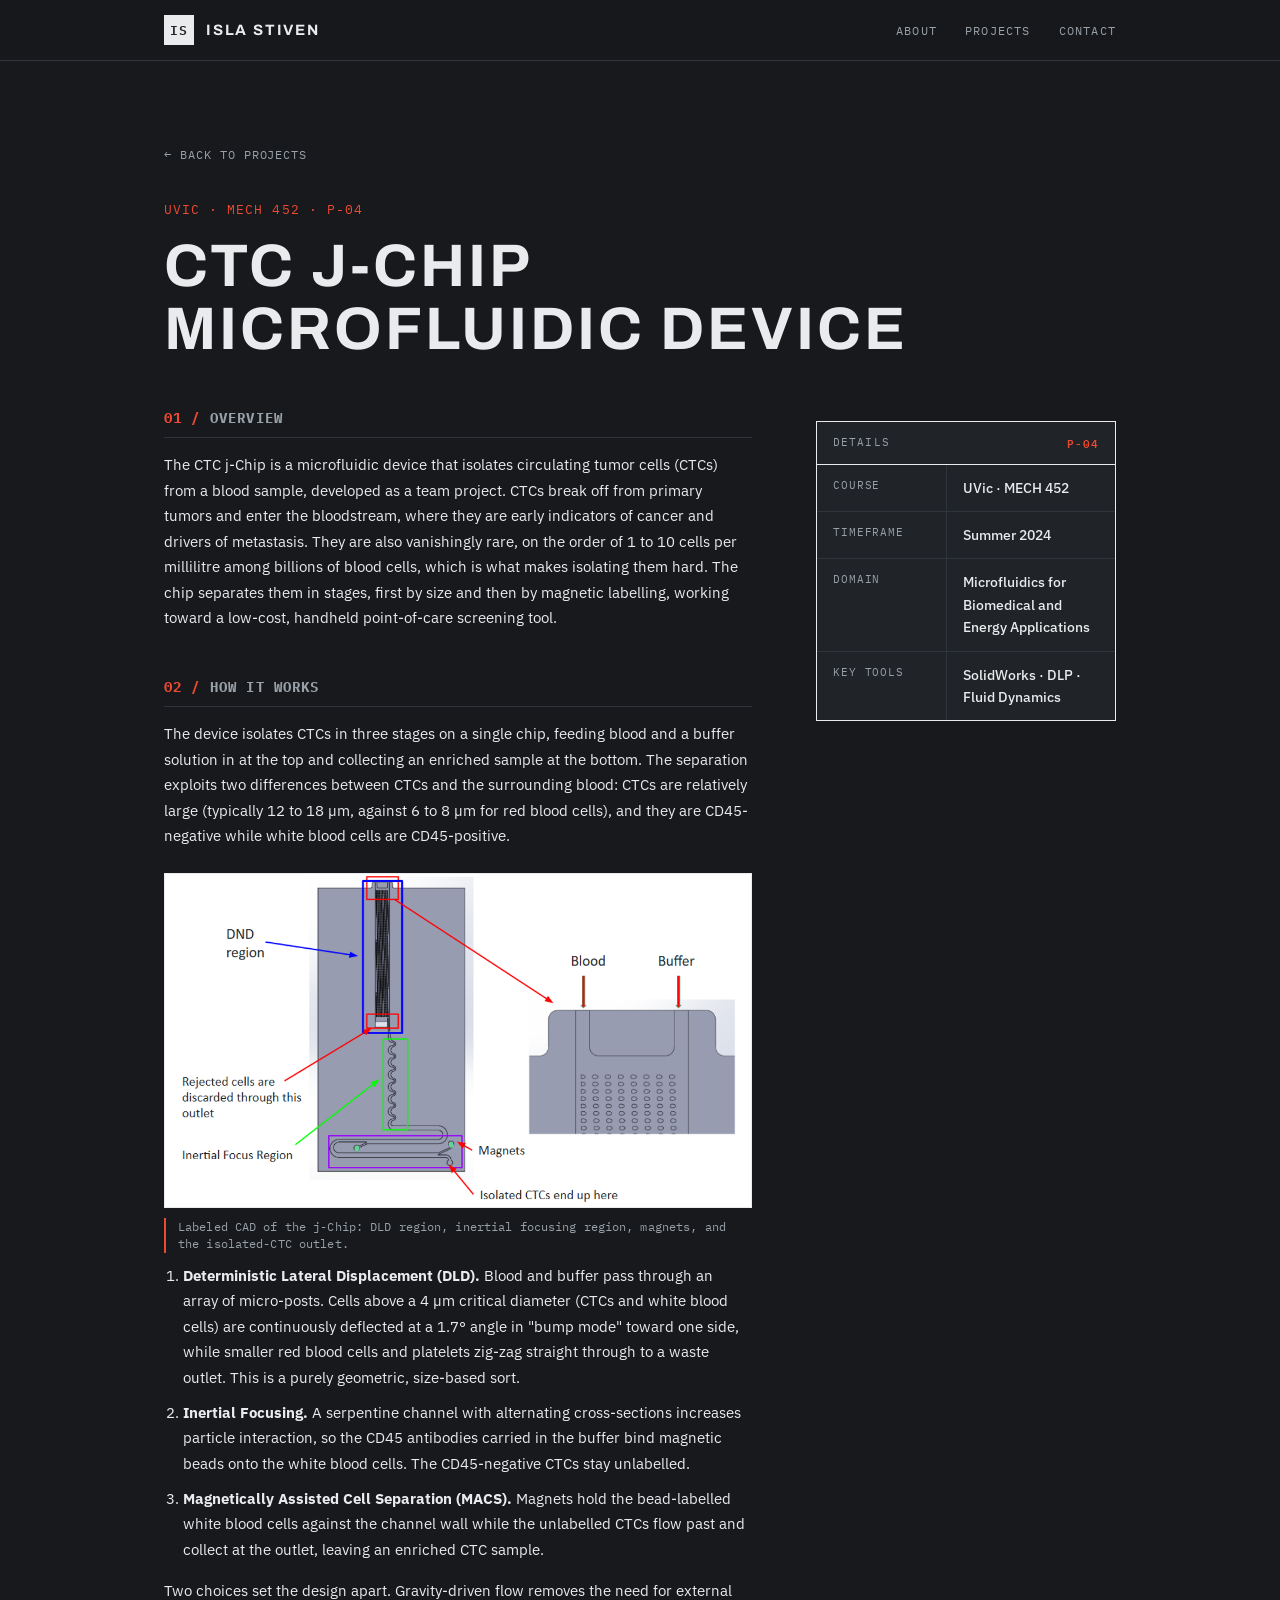
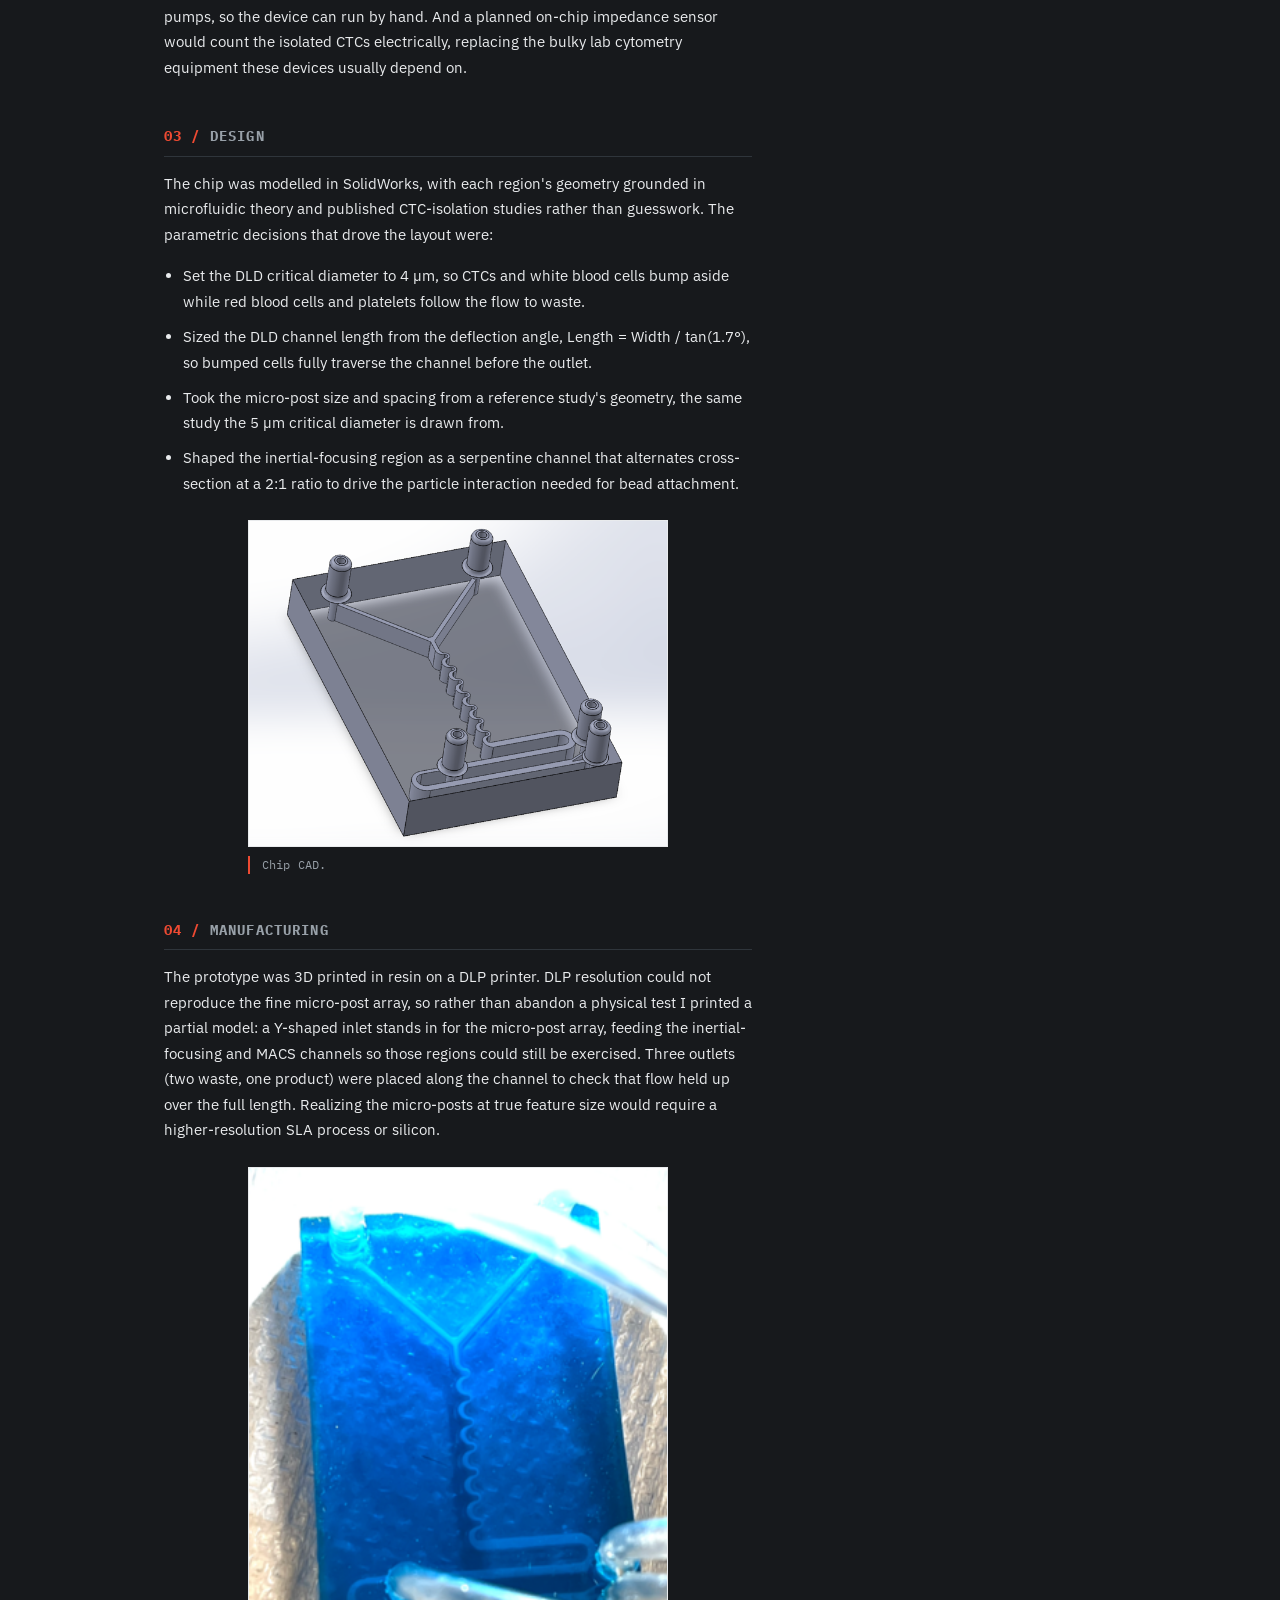
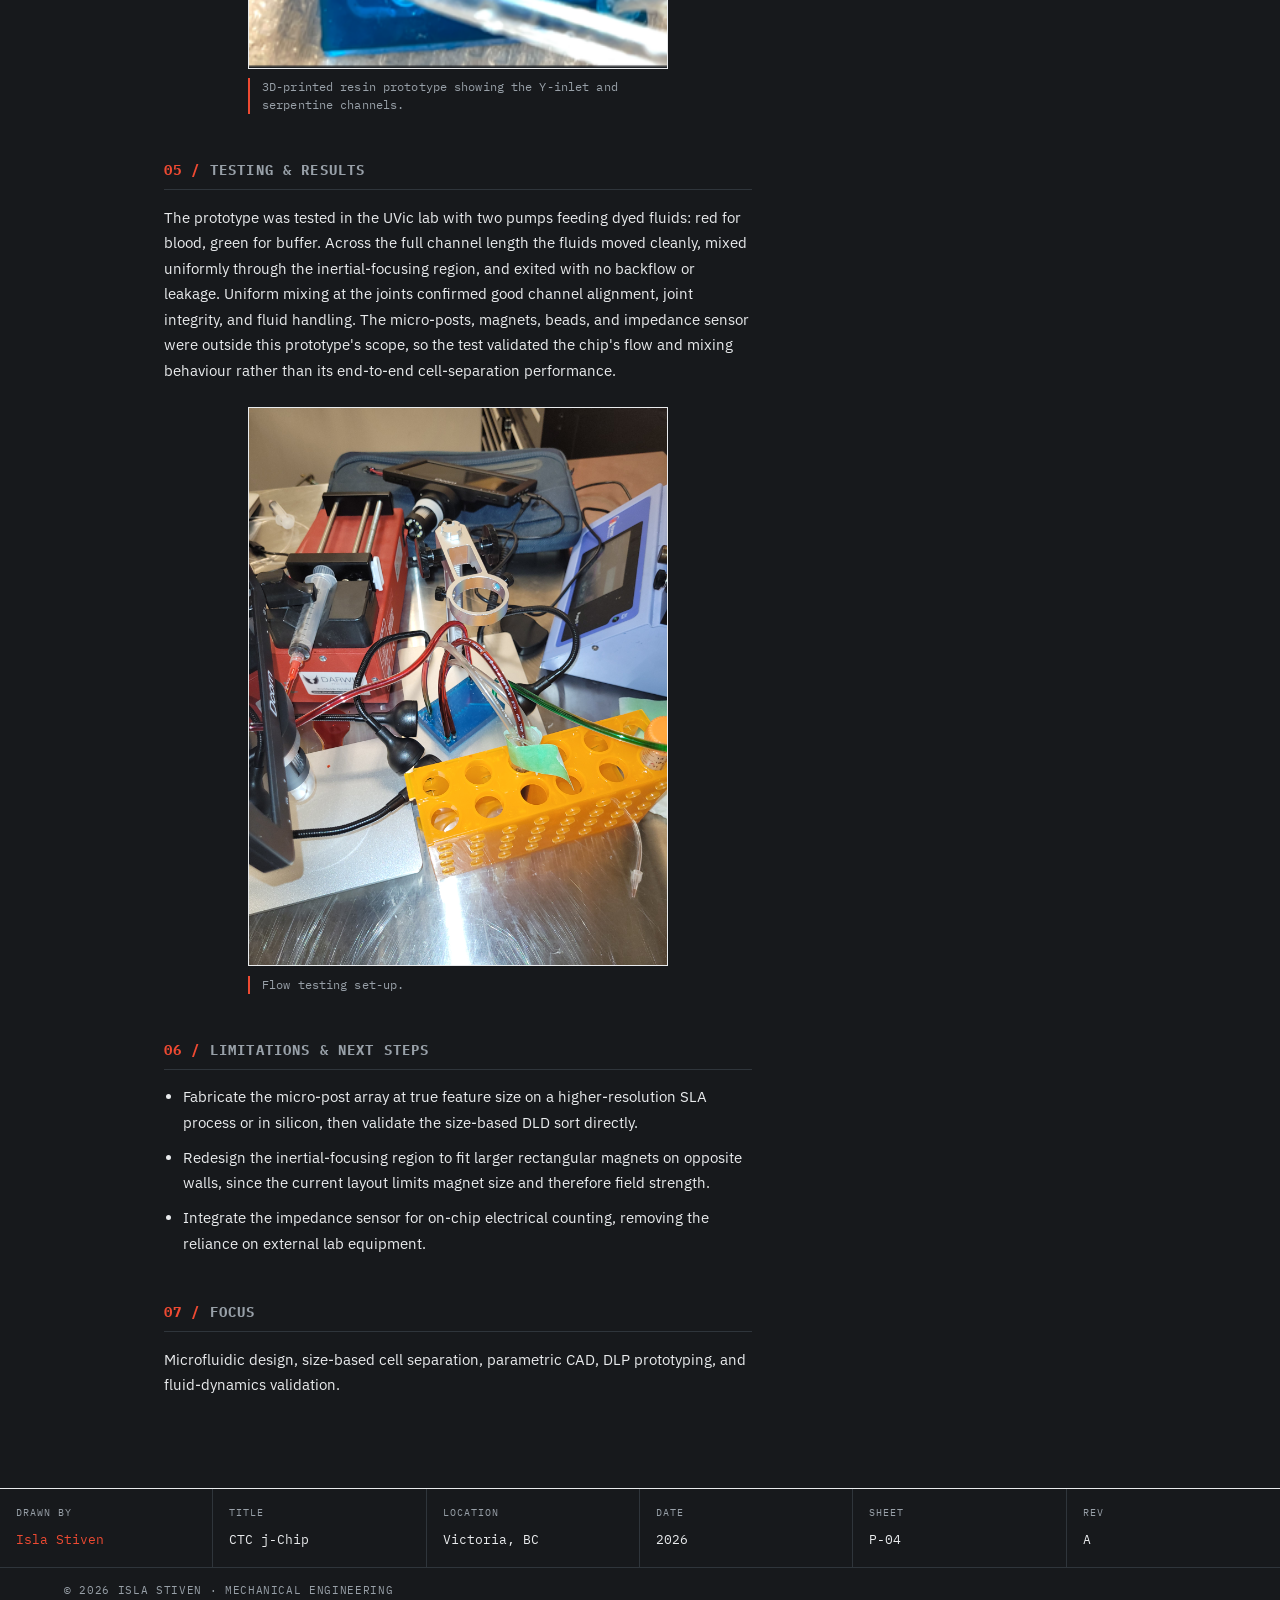
<file: project-ctcjchip.html>
<!DOCTYPE html>
<html lang="en">
<head>
<meta charset="UTF-8">
<meta name="viewport" content="width=device-width, initial-scale=1.0">
<title>CTC j-Chip Microfluidic Device | Isla Stiven</title>
<link rel="preconnect" href="https://fonts.googleapis.com">
<link rel="preconnect" href="https://fonts.gstatic.com" crossorigin>
<link href="https://fonts.googleapis.com/css2?family=Archivo:wght@600;700;800&family=IBM+Plex+Mono:wght@400;500;600&family=IBM+Plex+Sans:wght@400;500;600&display=swap" rel="stylesheet">
<link rel="stylesheet" href="style.css">

<!-- Page-specific readability + figure styling.
     Once you're happy with this pattern across all project pages,
     move this whole <style> block into style.css and delete it from each page. -->
<style>
  /* Auto-number the sections and give each a clear, scannable header */
  .detail-body { counter-reset: sec; }

  .detail-body section { margin: 0 0 2.75rem; }
  .detail-body section:last-child { margin-bottom: 0; }

  .detail-body h4 {
    counter-increment: sec;
    font-family: var(--font-mono, "IBM Plex Mono", monospace);
    text-transform: uppercase;
    letter-spacing: 0.08em;
    font-size: 0.9rem;
    margin: 0 0 0.9rem;
    padding-bottom: 0.5rem;
    border-bottom: 1px solid var(--rule, #e4e4e4);
  }
  .detail-body h4::before {
    content: counter(sec, decimal-leading-zero) "  /  ";
    color: var(--signal, #e5533c);
  }

  /* Comfortable reading measure and rhythm */
  .detail-body p {
    line-height: 1.7;
    max-width: 68ch;
    margin: 0 0 1rem;
  }
  .detail-body p:last-child { margin-bottom: 0; }

  /* Lists read at the same measure as the prose */
  .detail-body ul,
  .detail-body ol {
    max-width: 68ch;
    margin: 0 0 1rem;
    padding-left: 1.2rem;
  }
  .detail-body li {
    line-height: 1.7;
    margin-bottom: 0.6rem;
  }
  .detail-body li:last-child { margin-bottom: 0; }

  /* Lead paragraph of the page reads a touch larger */
  .detail-body section:first-of-type p:first-of-type {
    font-size: 1.0rem;
    color: var(--ink, #1a1a1a);
  }

  /* Figures: constrained width, centered, with a captioned block */
  .detail-body .figframe {
    max-width: 600px;
    margin: 1.5rem auto 0.6rem;
    display: block;
    overflow: visible;
    padding: 0;
  }
  .detail-body .figframe img {
    display: block;
    width: 100% !important;
    height: auto !important;
    max-width: 100%;
    object-fit: contain;
    margin: 0;
  }
  .detail-body figcaption {
    font-family: var(--font-mono, "IBM Plex Mono", monospace);
    font-size: 0.72rem;
    line-height: 1.55;
    letter-spacing: 0.01em;
    color: var(--muted, #6b6b6b);
    margin-top: 0.6rem;
    padding-left: 0.75rem;
    border-left: 2px solid var(--signal, #e5533c);
  }
</style>
</head>
<body>

<nav class="nav">
  <div class="wrap">
    <a class="brand" href="index.html"><span class="mark">IS</span><span class="name">Isla Stiven</span></a>
    <ul class="nav-links">
      <li><a href="index.html#about">About</a></li>
      <li><a href="index.html#projects">Projects</a></li>
      <li><a href="index.html#contact">Contact</a></li>
    </ul>
  </div>
</nav>

<header class="detail-hero">
  <div class="wrap">
    <a class="back" href="index.html#projects">&larr; Back to Projects</a>
    <p class="org">UVic &middot; MECH 452 &middot; P-04</p>
    <h1>CTC j-Chip<br>Microfluidic Device</h1>
  </div>
</header>

<div class="wrap">
  <div class="detail-grid">
    <div class="detail-body">

      <section>
        <h4>Overview</h4>
        <p>The CTC j-Chip is a microfluidic device that isolates circulating tumor cells (CTCs) from a blood sample, developed as a team project. CTCs break off from primary tumors and enter the bloodstream, where they are early indicators of cancer and drivers of metastasis. They are also vanishingly rare, on the order of 1 to 10 cells per millilitre among billions of blood cells, which is what makes isolating them hard. The chip separates them in stages, first by size and then by magnetic labelling, working toward a low-cost, handheld point-of-care screening tool.</p>
      </section>

      <section>
        <h4>How It Works</h4>
        <p>The device isolates CTCs in three stages on a single chip, feeding blood and a buffer solution in at the top and collecting an enriched sample at the bottom. The separation exploits two differences between CTCs and the surrounding blood: CTCs are relatively large (typically 12 to 18 &micro;m, against 6 to 8 &micro;m for red blood cells), and they are CD45-negative while white blood cells are CD45-positive.</p>
        <figure class="figframe">
          <img src="isolatedctcs.png" alt="Labeled CAD of the CTC j-Chip showing the DLD region, inertial focusing region, magnets, and where isolated CTCs collect.">
          <figcaption>Labeled CAD of the j-Chip: DLD region, inertial focusing region, magnets, and the isolated-CTC outlet.</figcaption>
        </figure>
        <ol>
          <li><strong>Deterministic Lateral Displacement (DLD).</strong> Blood and buffer pass through an array of micro-posts. Cells above a 4 &micro;m critical diameter (CTCs and white blood cells) are continuously deflected at a 1.7&deg; angle in "bump mode" toward one side, while smaller red blood cells and platelets zig-zag straight through to a waste outlet. This is a purely geometric, size-based sort.</li>
          <li><strong>Inertial Focusing.</strong> A serpentine channel with alternating cross-sections increases particle interaction, so the CD45 antibodies carried in the buffer bind magnetic beads onto the white blood cells. The CD45-negative CTCs stay unlabelled.</li>
          <li><strong>Magnetically Assisted Cell Separation (MACS).</strong> Magnets hold the bead-labelled white blood cells against the channel wall while the unlabelled CTCs flow past and collect at the outlet, leaving an enriched CTC sample.</li>
        </ol>
        <p>Two choices set the design apart. Gravity-driven flow removes the need for external pumps, so the device can run by hand. And a planned on-chip impedance sensor would count the isolated CTCs electrically, replacing the bulky lab cytometry equipment these devices usually depend on.</p>
      </section>

      <section>
        <h4>Design</h4>
        <p>The chip was modelled in SolidWorks, with each region's geometry grounded in microfluidic theory and published CTC-isolation studies rather than guesswork. The parametric decisions that drove the layout were:</p>
        <ul>
          <li>Set the DLD critical diameter to 4 &micro;m, so CTCs and white blood cells bump aside while red blood cells and platelets follow the flow to waste.</li>
          <li>Sized the DLD channel length from the deflection angle, Length = Width / tan(1.7&deg;), so bumped cells fully traverse the channel before the outlet.</li>
          <li>Took the micro-post size and spacing from a reference study's geometry, the same study the 5 &micro;m critical diameter is drawn from.</li>
          <li>Shaped the inertial-focusing region as a serpentine channel that alternates cross-section at a 2:1 ratio to drive the particle interaction needed for bead attachment.</li>
        </ul>
        <figure class="figframe"style="max-width:420px;">
          <img src="ctcjchip_cad.png" alt="Chip CAD.">
          <figcaption>Chip CAD.</figcaption>
        </figure>
      </section>

      <section>
        <h4>Manufacturing</h4>
        <p>The prototype was 3D printed in resin on a DLP printer. DLP resolution could not reproduce the fine micro-post array, so rather than abandon a physical test I printed a partial model: a Y-shaped inlet stands in for the micro-post array, feeding the inertial-focusing and MACS channels so those regions could still be exercised. Three outlets (two waste, one product) were placed along the channel to check that flow held up over the full length. Realizing the micro-posts at true feature size would require a higher-resolution SLA process or silicon.</p>
        <figure class="figframe"style="max-width:420px;">
          <img src="ctcjchip.png" alt="3D-printed resin prototype of the CTC j-Chip showing the Y-inlet and serpentine channels">
          <figcaption>3D-printed resin prototype showing the Y-inlet and serpentine channels.</figcaption>
        </figure>
      </section>

      <section>
        <h4>Testing &amp; Results</h4>
        <p>The prototype was tested in the UVic lab with two pumps feeding dyed fluids: red for blood, green for buffer. Across the full channel length the fluids moved cleanly, mixed uniformly through the inertial-focusing region, and exited with no backflow or leakage. Uniform mixing at the joints confirmed good channel alignment, joint integrity, and fluid handling. The micro-posts, magnets, beads, and impedance sensor were outside this prototype's scope, so the test validated the chip's flow and mixing behaviour rather than its end-to-end cell-separation performance.</p>
        <figure class="figframe"style="max-width:420px;">
          <img src="ctcjchip_testing.jpg" alt="Flow testing set up.">
          <figcaption>Flow testing set-up.</figcaption>
        </figure>
      </section>

      <section>
        <h4>Limitations &amp; Next Steps</h4>
        <ul>
          <li>Fabricate the micro-post array at true feature size on a higher-resolution SLA process or in silicon, then validate the size-based DLD sort directly.</li>
          <li>Redesign the inertial-focusing region to fit larger rectangular magnets on opposite walls, since the current layout limits magnet size and therefore field strength.</li>
          <li>Integrate the impedance sensor for on-chip electrical counting, removing the reliance on external lab equipment.</li>
        </ul>
      </section>

      <section>
        <h4>Focus</h4>
        <p>Microfluidic design, size-based cell separation, parametric CAD, DLP prototyping, and fluid-dynamics validation.</p>
      </section>

    </div>

    <dl class="titleblock">
      <div class="tb-top"><span>Details</span><b>P-04</b></div>
      <div class="tb-row"><dt>Course</dt><dd>UVic &middot; MECH 452</dd></div>
      <div class="tb-row"><dt>Timeframe</dt><dd>Summer 2024</dd></div>
      <div class="tb-row"><dt>Domain</dt><dd>Microfluidics for Biomedical and Energy Applications</dd></div>
      <div class="tb-row"><dt>Key Tools</dt><dd>SolidWorks &middot; DLP &middot; Fluid Dynamics</dd></div>
    </dl>
  </div>
</div>

<footer>
  <div class="titlegrid">
    <div class="tg"><span class="k">Drawn By</span><span class="v sig">Isla Stiven</span></div>
    <div class="tg"><span class="k">Title</span><span class="v">CTC j-Chip</span></div>
    <div class="tg"><span class="k">Location</span><span class="v">Victoria, BC</span></div>
    <div class="tg"><span class="k">Date</span><span class="v">2026</span></div>
    <div class="tg"><span class="k">Sheet</span><span class="v">P-04</span></div>
    <div class="tg"><span class="k">Rev</span><span class="v">A</span></div>
  </div>
  <div class="footnote">&copy; 2026 Isla Stiven &middot; Mechanical Engineering</div>
</footer>

</body>
</html>
</file>
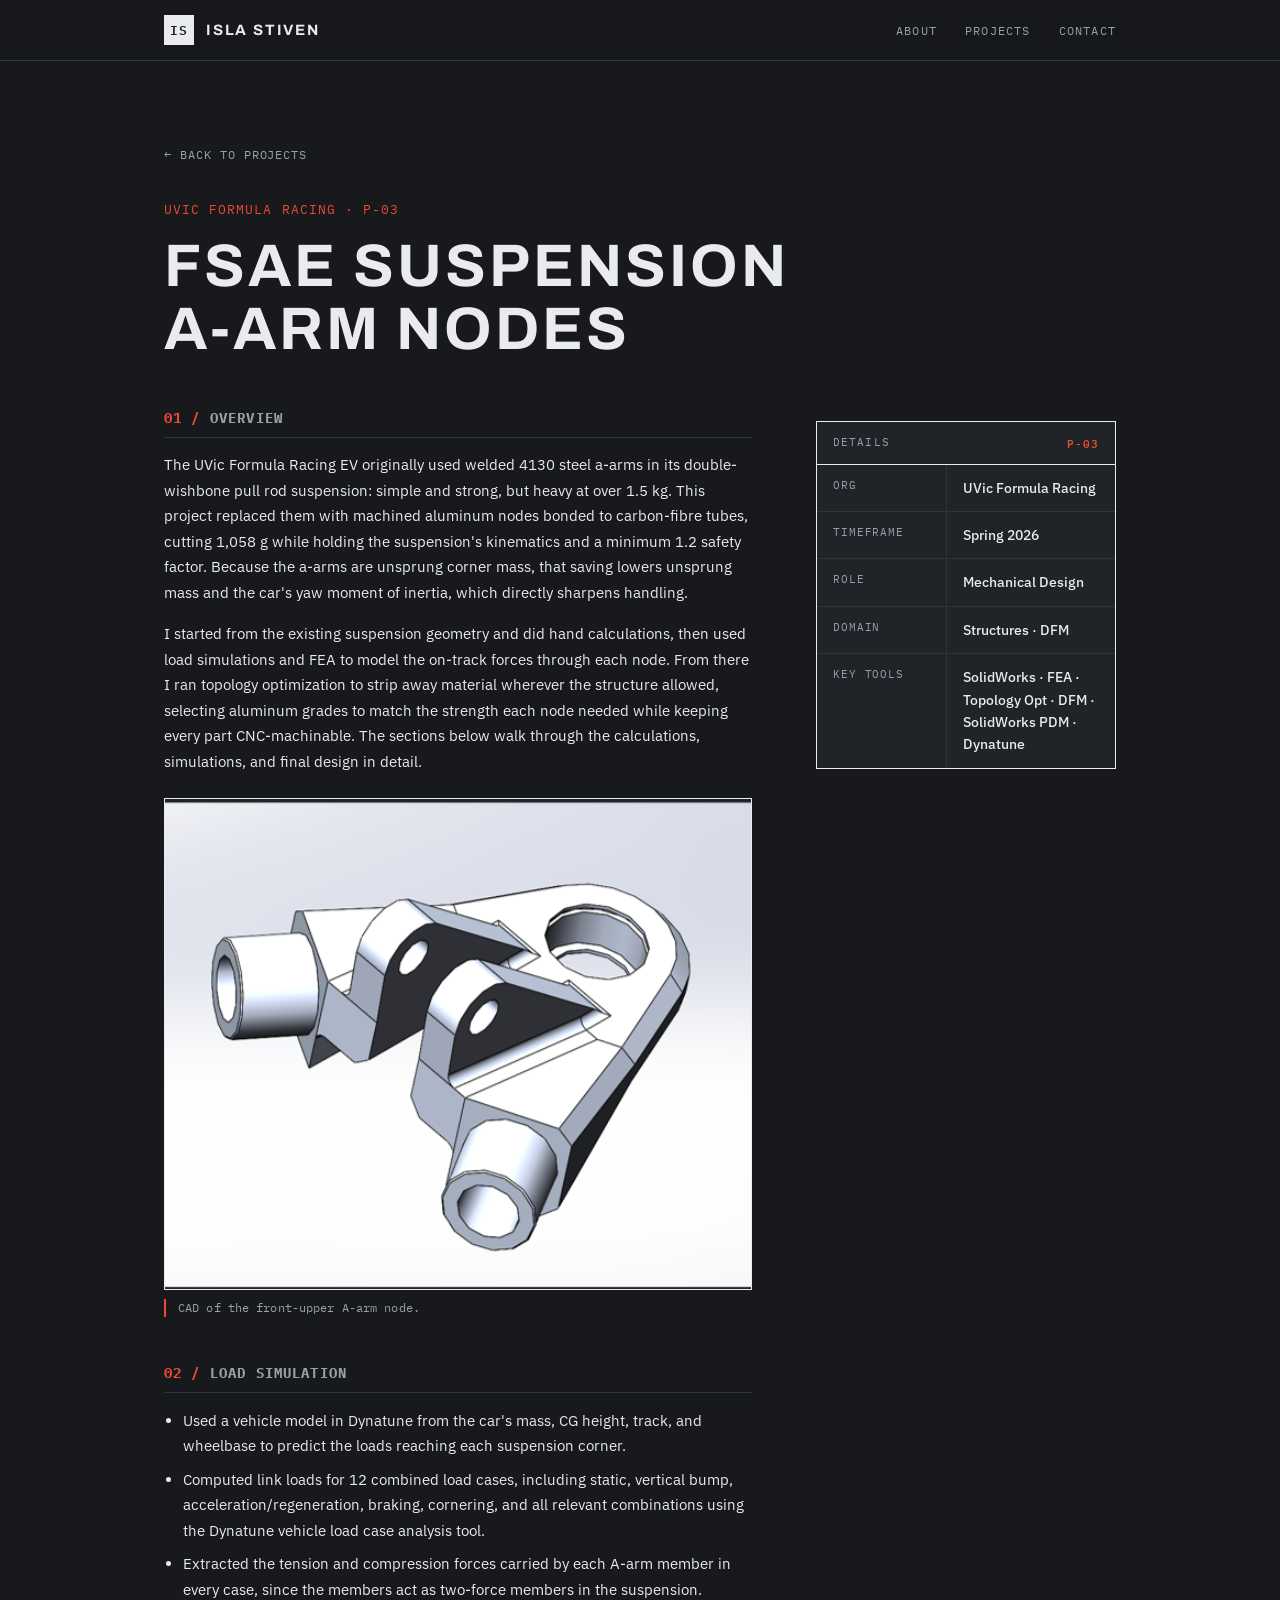
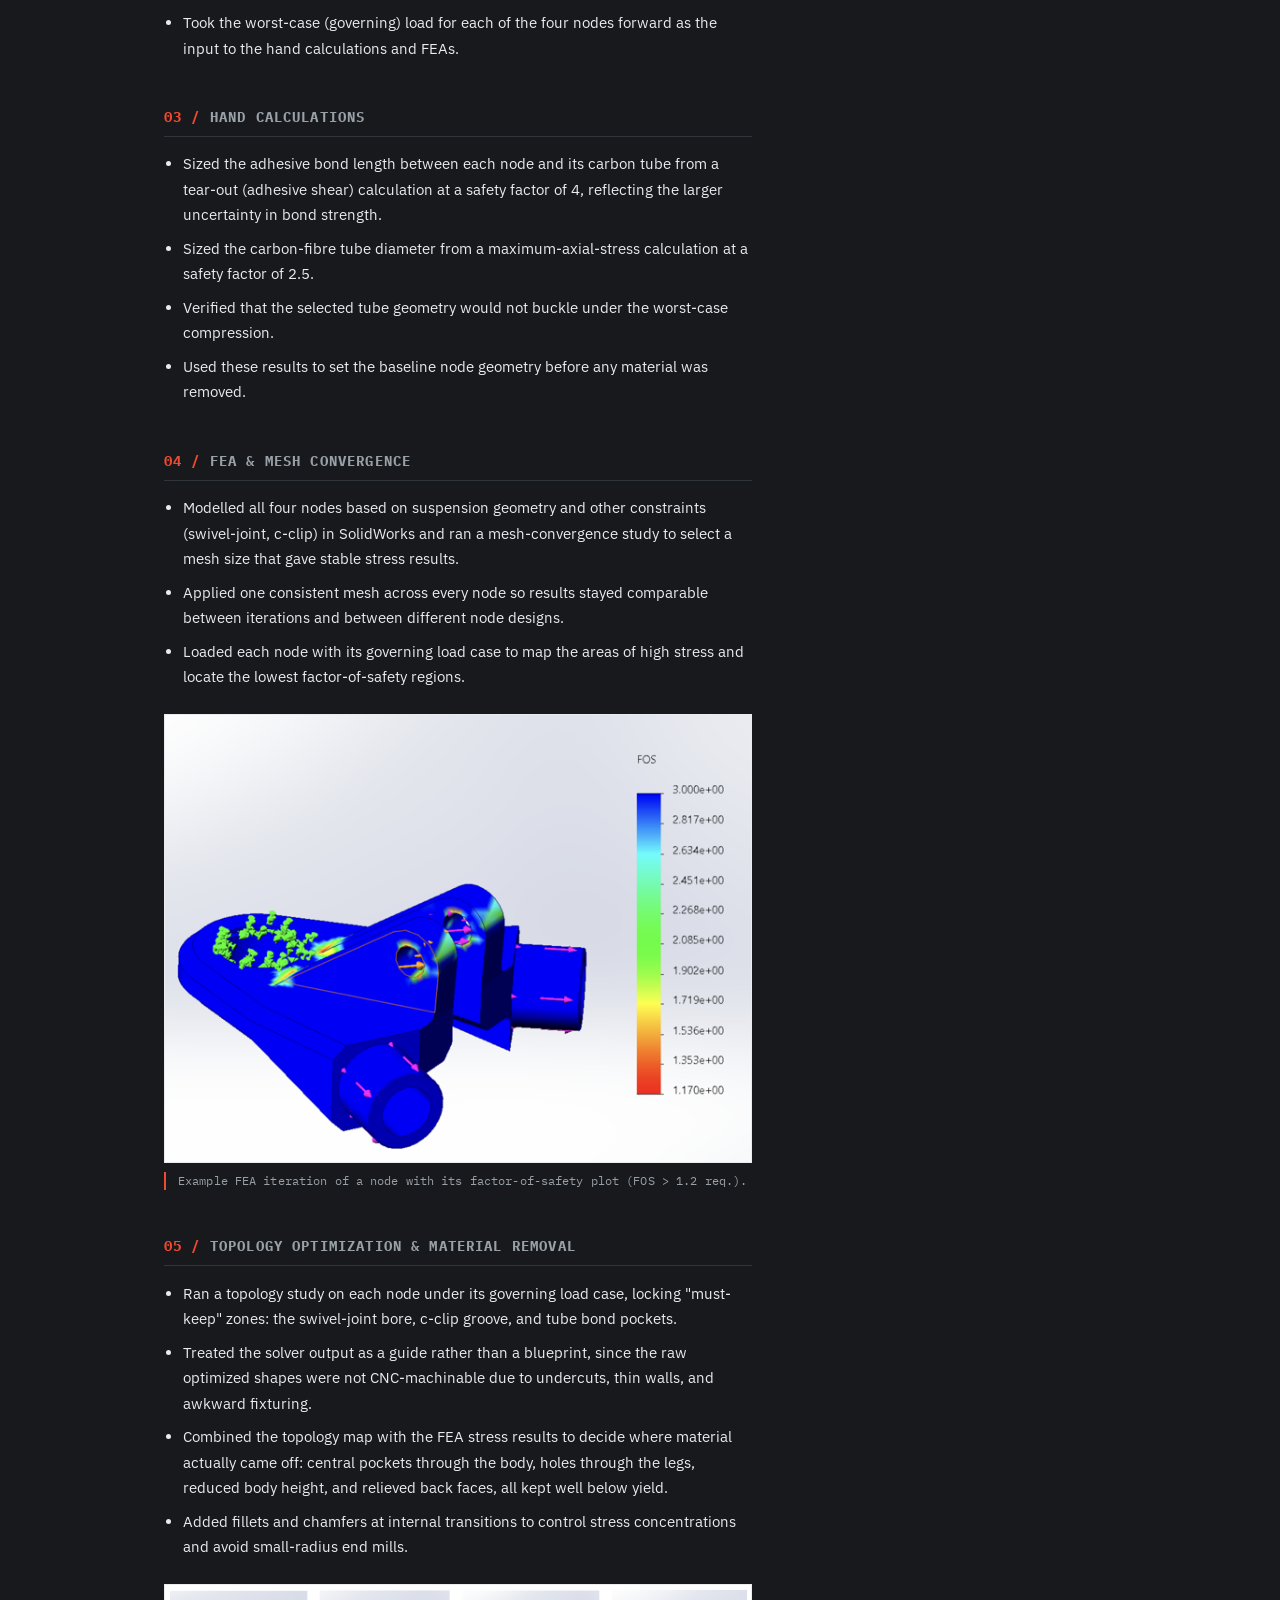
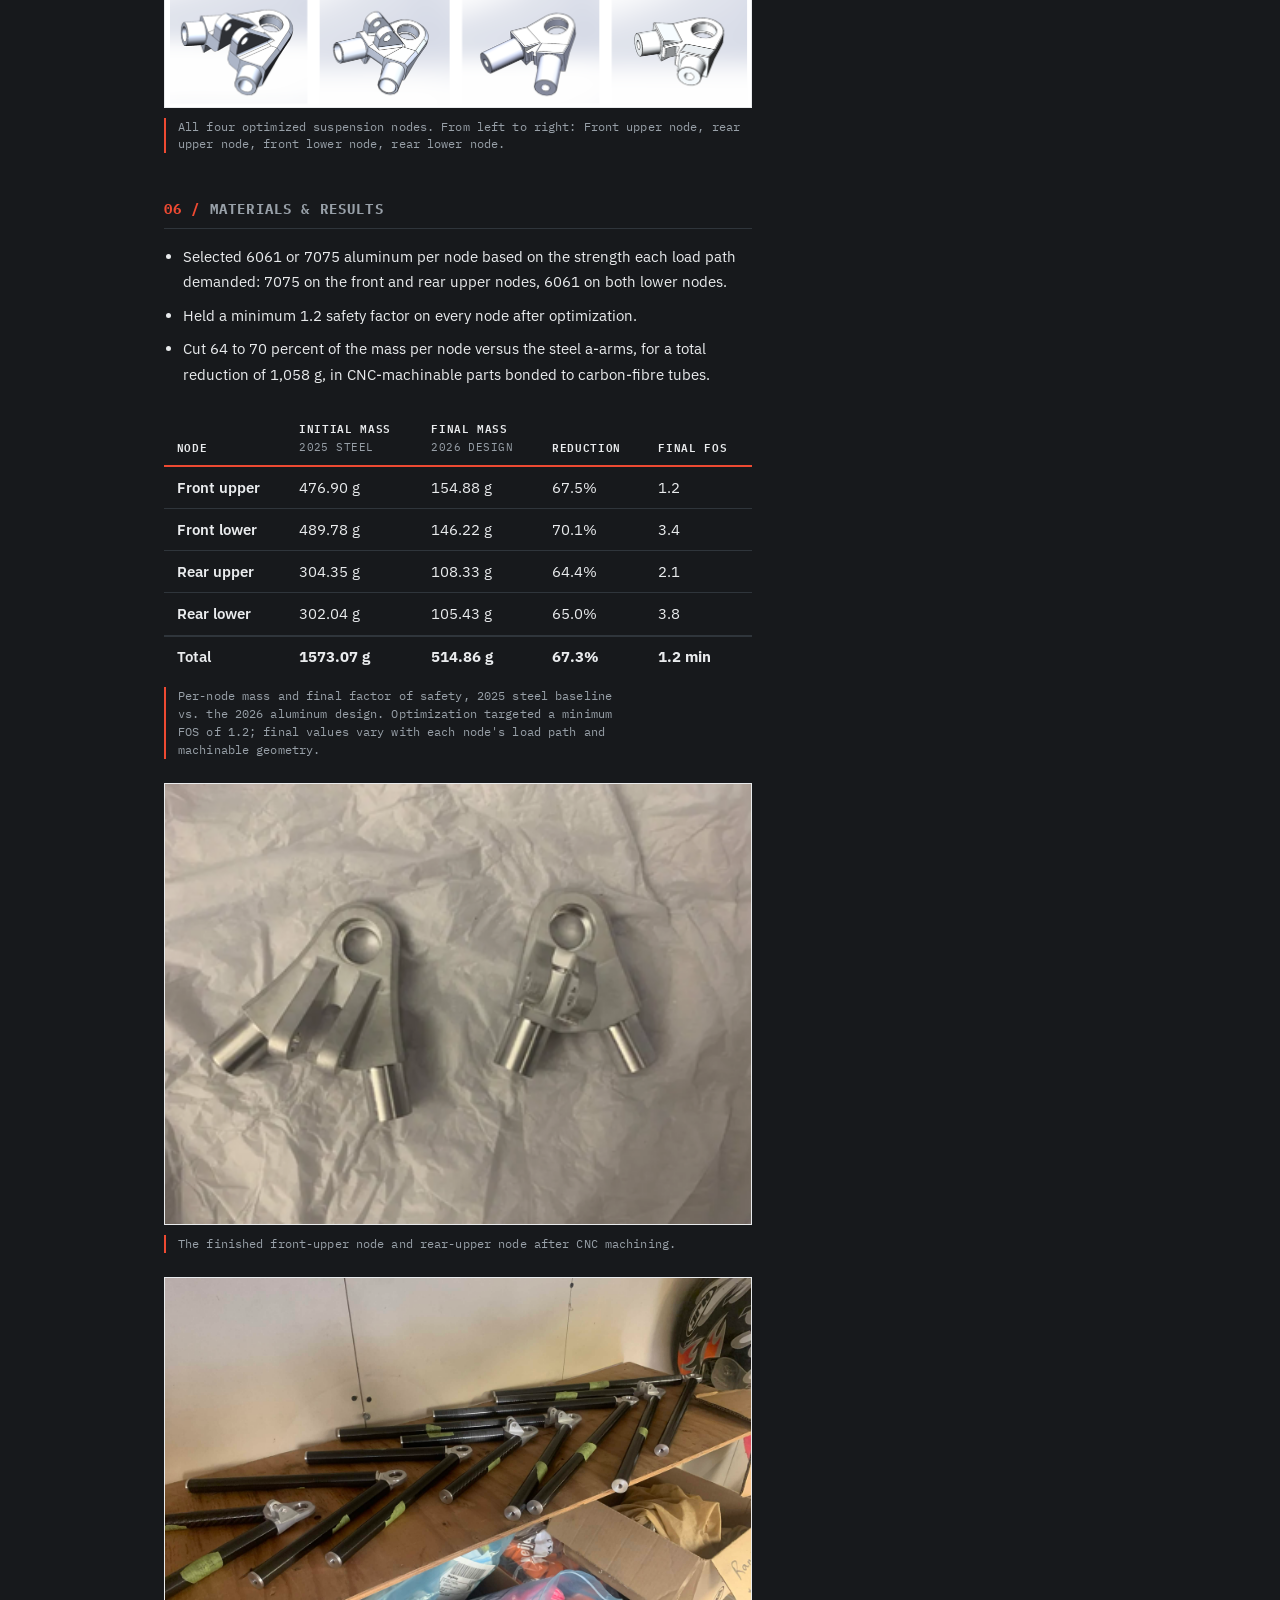
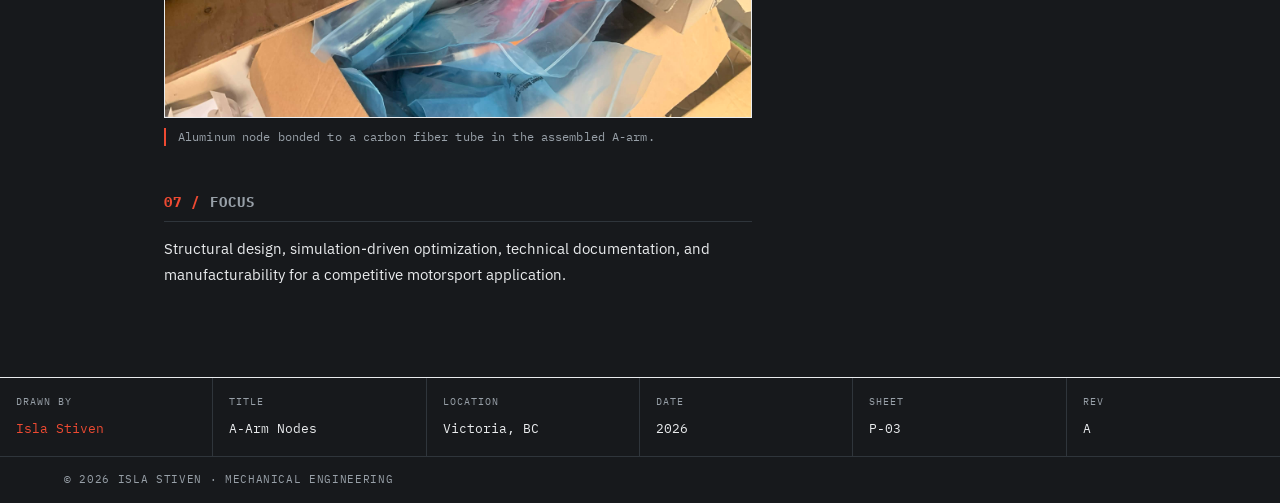
<file: project-fsae.html>
<!DOCTYPE html>
<html lang="en">
<head>
<meta charset="UTF-8">
<meta name="viewport" content="width=device-width, initial-scale=1.0">
<title>FSAE Suspension A-Arm Nodes | Isla Stiven</title>
<link rel="preconnect" href="https://fonts.googleapis.com">
<link rel="preconnect" href="https://fonts.gstatic.com" crossorigin>
<link href="https://fonts.googleapis.com/css2?family=Archivo:wght@600;700;800&family=IBM+Plex+Mono:wght@400;500;600&family=IBM+Plex+Sans:wght@400;500;600&display=swap" rel="stylesheet">
<link rel="stylesheet" href="style.css">

<!-- Page-specific readability + figure styling.
     Once you're happy with this pattern across all project pages,
     move this whole <style> block into style.css and delete it from each page. -->
<style>
  /* Auto-number the sections and give each a clear, scannable header */
  .detail-body { counter-reset: sec; }

  .detail-body section { margin: 0 0 2.75rem; }
  .detail-body section:last-child { margin-bottom: 0; }

  .detail-body h4 {
    counter-increment: sec;
    font-family: var(--font-mono, "IBM Plex Mono", monospace);
    text-transform: uppercase;
    letter-spacing: 0.08em;
    font-size: 0.9rem;
    margin: 0 0 0.9rem;
    padding-bottom: 0.5rem;
    border-bottom: 1px solid var(--rule, #e4e4e4);
  }
  .detail-body h4::before {
    content: counter(sec, decimal-leading-zero) "  /  ";
    color: var(--signal, #e5533c);
  }

  /* Comfortable reading measure and rhythm */
  .detail-body p {
    line-height: 1.7;
    max-width: 68ch;
    margin: 0 0 1rem;
  }
  .detail-body p:last-child { margin-bottom: 0; }

  /* Lists read at the same measure as the prose */
  .detail-body ul {
    max-width: 68ch;
    margin: 0 0 1rem;
    padding-left: 1.2rem;
  }
  .detail-body li {
    line-height: 1.7;
    margin-bottom: 0.5rem;
  }

  /* Lead paragraph of the page reads a touch larger */
  .detail-body section:first-of-type p:first-of-type {
    font-size: 1.0rem;
    color: var(--ink, #1a1a1a);
  }

  /* Figures: constrained width, centered, with a captioned block */
  .detail-body .figframe {
    max-width: 600px;
    margin: 1.5rem auto 0.6rem;
  }
  .detail-body .figframe img {
    width: 100%;
    height: auto;
    display: block;
  }
  .detail-body figcaption {
    font-family: var(--font-mono, "IBM Plex Mono", monospace);
    font-size: 0.72rem;
    line-height: 1.55;
    letter-spacing: 0.01em;
    color: var(--muted, #6b6b6b);
    margin-top: 0.6rem;
    padding-left: 0.75rem;
    border-left: 2px solid var(--signal, #e5533c);
  }

  /* Results table: spec-sheet styling to match the page */
  .detail-body .table-wrap {
    max-width: 68ch;
    margin: 1.5rem 0 0.6rem;
    overflow-x: auto;
  }
  .detail-body .results-table {
    width: 100%;
    border-collapse: collapse;
    font-size: 0.92rem;
  }
  .detail-body .results-table th {
    font-family: var(--font-mono, "IBM Plex Mono", monospace);
    text-transform: uppercase;
    letter-spacing: 0.06em;
    font-size: 0.66rem;
    font-weight: 600;
    text-align: left;
    color: var(--ink, #1a1a1a);
    padding: 0.55rem 0.8rem;
    border-bottom: 2px solid var(--signal, #e5533c);
    vertical-align: bottom;
    white-space: nowrap;
  }
  .detail-body .results-table th span {
    display: block;
    font-weight: 400;
    color: var(--muted, #6b6b6b);
    letter-spacing: 0.04em;
    margin-top: 0.15rem;
  }
  .detail-body .results-table td {
    padding: 0.55rem 0.8rem;
    border-bottom: 1px solid var(--rule, #e4e4e4);
    font-variant-numeric: tabular-nums;
    white-space: nowrap;
  }
  .detail-body .results-table td:first-child { font-weight: 600; }
  .detail-body .results-table tfoot td {
    font-weight: 700;
    border-top: 2px solid var(--rule, #e4e4e4);
    border-bottom: none;
  }
  .detail-body .table-note {
    font-family: var(--font-mono, "IBM Plex Mono", monospace);
    font-size: 0.72rem;
    line-height: 1.55;
    letter-spacing: 0.01em;
    color: var(--muted, #6b6b6b);
    margin: 0.6rem 0 0;
    padding-left: 0.75rem;
    border-left: 2px solid var(--signal, #e5533c);
    max-width: 68ch;
  }
</style>
</head>
<body>

<nav class="nav">
  <div class="wrap">
    <a class="brand" href="index.html"><span class="mark">IS</span><span class="name">Isla Stiven</span></a>
    <ul class="nav-links">
      <li><a href="index.html#about">About</a></li>
      <li><a href="index.html#projects">Projects</a></li>
      <li><a href="index.html#contact">Contact</a></li>
    </ul>
  </div>
</nav>

<header class="detail-hero">
  <div class="wrap">
    <a class="back" href="index.html#projects">&larr; Back to Projects</a>
    <p class="org">UVic Formula Racing &middot; P-03
    </p>
    <h1>FSAE Suspension<br>A-Arm Nodes</h1>
  </div>
</header>

<div class="wrap">
  <div class="detail-grid">
    <div class="detail-body">

      <section>
        <h4>Overview</h4>
        <p>The UVic Formula Racing EV originally used welded 4130 steel a-arms in its double-wishbone pull rod suspension: simple and strong, but heavy at over 1.5 kg. This project replaced them with machined aluminum nodes bonded to carbon-fibre tubes, cutting 1,058 g while holding the suspension's kinematics and a minimum 1.2 safety factor. Because the a-arms are unsprung corner mass, that saving lowers unsprung mass and the car's yaw moment of inertia, which directly sharpens handling.</p>
        <p>I started from the existing suspension geometry and did hand calculations, then used load simulations and FEA to model the on-track forces through each node. From there I ran topology optimization to strip away material wherever the structure allowed, selecting aluminum grades to match the strength each node needed while keeping every part CNC-machinable. The sections below walk through the calculations, simulations, and final design in detail.</p>
        <figure class="figframe">
          <img src="nodecad.png" alt="Front-Upper A-Arm Node">
          <figcaption>CAD of the front-upper A-arm node.</figcaption>
        </figure>
      </section>

      <section>
        <h4>Load Simulation</h4>
        <ul>
          <li>Used a vehicle model in Dynatune from the car's mass, CG height, track, and wheelbase to predict the loads reaching each suspension corner.</li>
          <li>Computed link loads for 12 combined load cases, including static, vertical bump, acceleration/regeneration, braking, cornering, and all relevant combinations using the Dynatune vehicle load case analysis tool.</li>
          <li>Extracted the tension and compression forces carried by each A-arm member in every case, since the members act as two-force members in the suspension.</li>
          <li>Took the worst-case (governing) load for each of the four nodes forward as the input to the hand calculations and FEAs.</li>
        </ul>
      </section>

      <section>
        <h4>Hand Calculations</h4>
        <ul>
          <li>Sized the adhesive bond length between each node and its carbon tube from a tear-out (adhesive shear) calculation at a safety factor of 4, reflecting the larger uncertainty in bond strength.</li>
          <li>Sized the carbon-fibre tube diameter from a maximum-axial-stress calculation at a safety factor of 2.5.</li>
          <li>Verified that the selected tube geometry would not buckle under the worst-case compression.</li>
          <li>Used these results to set the baseline node geometry before any material was removed.</li>
        </ul>
      </section>

      <section>
        <h4>FEA &amp; Mesh Convergence</h4>
        <ul>
          <li>Modelled all four nodes based on suspension geometry and other constraints (swivel-joint, c-clip) in SolidWorks and ran a mesh-convergence study to select a mesh size that gave stable stress results.</li>
          <li>Applied one consistent mesh across every node so results stayed comparable between iterations and between different node designs.</li>
          <li>Loaded each node with its governing load case to map the areas of high stress and locate the lowest factor-of-safety regions.</li>
        </ul>
        <figure class="figframe">
          <img src="feaexample.png" alt="FEA Simulation Example with Factor of Safety Plot">
          <figcaption>Example FEA iteration of a node with its factor-of-safety plot (FOS > 1.2 req.).</figcaption>
        </figure>
      </section>

      <section>
        <h4>Topology Optimization &amp; Material Removal</h4>
        <ul>
          <li>Ran a topology study on each node under its governing load case, locking "must-keep" zones: the swivel-joint bore, c-clip groove, and tube bond pockets.</li>
          <li>Treated the solver output as a guide rather than a blueprint, since the raw optimized shapes were not CNC-machinable due to undercuts, thin walls, and awkward fixturing.</li>
          <li>Combined the topology map with the FEA stress results to decide where material actually came off: central pockets through the body, holes through the legs, reduced body height, and relieved back faces, all kept well below yield.</li>
          <li>Added fillets and chamfers at internal transitions to control stress concentrations and avoid small-radius end mills.</li>
        </ul>
        <figure class="figframe">
          <img src="all_four_nodes.png" alt="All four optimized nodes">
          <figcaption>All four optimized suspension nodes. From left to right: Front upper node, rear upper node, front lower node, rear lower node.</figcaption>
        </figure>
      </section>

      <section>
        <h4>Materials &amp; Results</h4>
        <ul>
          <li>Selected 6061 or 7075 aluminum per node based on the strength each load path demanded: 7075 on the front and rear upper nodes, 6061 on both lower nodes.</li>
          <li>Held a minimum 1.2 safety factor on every node after optimization.</li>
          <li>Cut 64 to 70 percent of the mass per node versus the steel a-arms, for a total reduction of 1,058 g, in CNC-machinable parts bonded to carbon-fibre tubes.</li>
        </ul>
        <div class="table-wrap">
          <table class="results-table">
            <thead>
              <tr>
                <th>Node</th>
                <th>Initial mass <span>2025 steel</span></th>
                <th>Final mass <span>2026 design</span></th>
                <th>Reduction</th>
                <th>Final FOS</th>
              </tr>
            </thead>
            <tbody>
              <tr><td>Front upper</td><td>476.90 g</td><td>154.88 g</td><td>67.5%</td><td>1.2</td></tr>
              <tr><td>Front lower</td><td>489.78 g</td><td>146.22 g</td><td>70.1%</td><td>3.4</td></tr>
              <tr><td>Rear upper</td><td>304.35 g</td><td>108.33 g</td><td>64.4%</td><td>2.1</td></tr>
              <tr><td>Rear lower</td><td>302.04 g</td><td>105.43 g</td><td>65.0%</td><td>3.8</td></tr>
            </tbody>
            <tfoot>
              <tr><td>Total</td><td>1573.07 g</td><td>514.86 g</td><td>67.3%</td><td>1.2 min</td></tr>
            </tfoot>
          </table>
        </div>
        <p class="table-note">Per-node mass and final factor of safety, 2025 steel baseline vs. the 2026 aluminum design. Optimization targeted a minimum FOS of 1.2; final values vary with each node's load path and machinable geometry.</p>
        <figure class="figframe">
          <img src="machinednode.png" alt="Front Upper A-arm Node Machined">
          <figcaption>The finished front-upper node and rear-upper node after CNC machining.</figcaption>
        </figure>
        <figure class="figframe">
          <img src="assemblednodes.png" alt="Aluminum A-Arm Node + Carbon Fiber Tube Assembly">
          <figcaption>Aluminum node bonded to a carbon fiber tube in the assembled A-arm.</figcaption>
        </figure>
      </section>

      <section>
        <h4>Focus</h4>
        <p>Structural design, simulation-driven optimization, technical documentation, and manufacturability for a competitive motorsport application.</p>
      </section>

    </div>

    <dl class="titleblock">
      <div class="tb-top"><span>Details</span><b>P-03</b></div>
      <div class="tb-row"><dt>Org</dt><dd>UVic Formula Racing</dd></div>
      <div class="tb-row"><dt>Timeframe</dt><dd>Spring 2026</dd></div>
      <div class="tb-row"><dt>Role</dt><dd>Mechanical Design</dd></div>
      <div class="tb-row"><dt>Domain</dt><dd>Structures &middot; DFM</dd></div>
      <div class="tb-row"><dt>Key Tools</dt><dd>SolidWorks &middot; FEA &middot; Topology Opt &middot; DFM &middot; SolidWorks PDM &middot; Dynatune</dd></div>
    </dl>
  </div>
</div>

<footer>
  <div class="titlegrid">
    <div class="tg"><span class="k">Drawn By</span><span class="v sig">Isla Stiven</span></div>
    <div class="tg"><span class="k">Title</span><span class="v">A-Arm Nodes</span></div>
    <div class="tg"><span class="k">Location</span><span class="v">Victoria, BC</span></div>
    <div class="tg"><span class="k">Date</span><span class="v">2026</span></div>
    <div class="tg"><span class="k">Sheet</span><span class="v">P-03</span></div>
    <div class="tg"><span class="k">Rev</span><span class="v">A</span></div>
  </div>
  <div class="footnote">&copy; 2026 Isla Stiven &middot; Mechanical Engineering</div>
</footer>

</body>
</html>
</file>
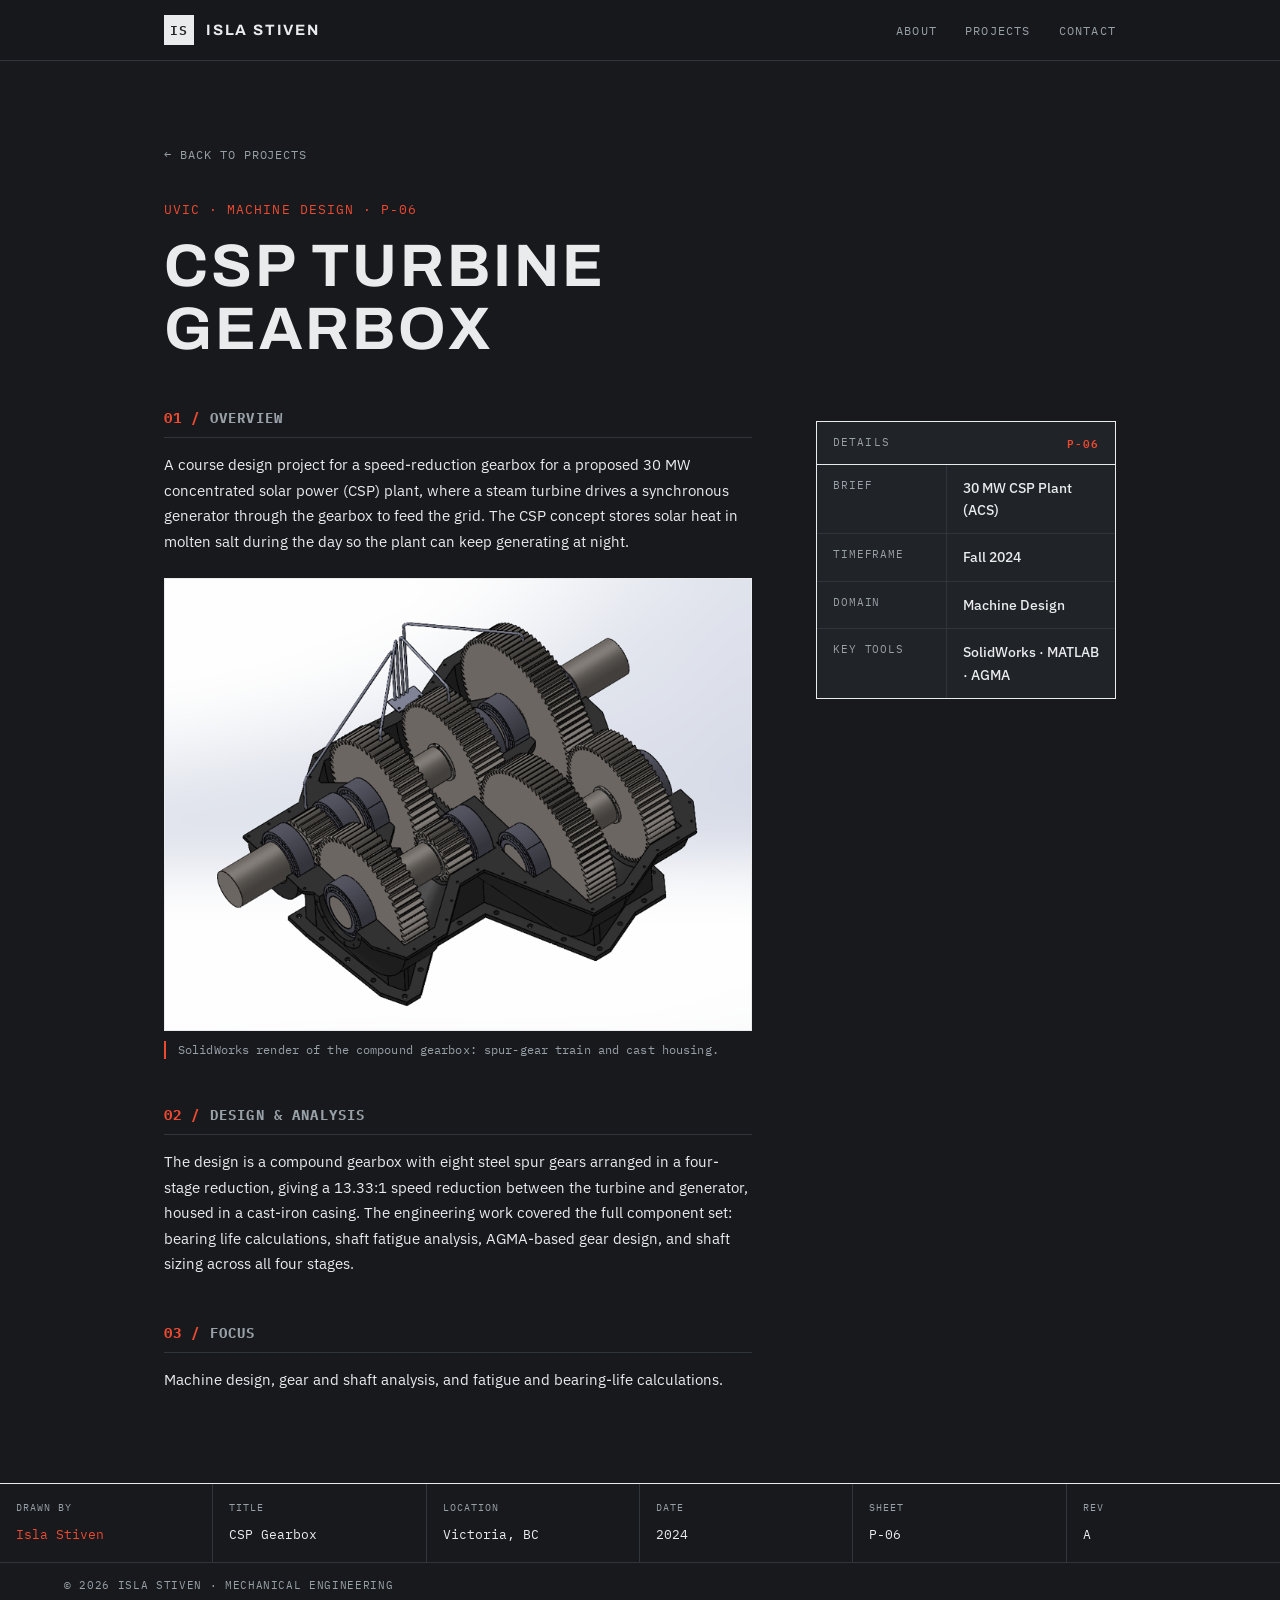
<file: project-gearbox.html>
<!DOCTYPE html>
<html lang="en">
<head>
<meta charset="UTF-8">
<meta name="viewport" content="width=device-width, initial-scale=1.0">
<title>CSP Turbine Gearbox | Isla Stiven</title>
<link rel="preconnect" href="https://fonts.googleapis.com">
<link rel="preconnect" href="https://fonts.gstatic.com" crossorigin>
<link href="https://fonts.googleapis.com/css2?family=Archivo:wght@600;700;800&family=IBM+Plex+Mono:wght@400;500;600&family=IBM+Plex+Sans:wght@400;500;600&display=swap" rel="stylesheet">
<link rel="stylesheet" href="style.css">

<!-- Page-specific readability + figure styling.
     Once you're happy with this pattern across all project pages,
     move this whole <style> block into style.css and delete it from each page. -->
<style>
  /* Auto-number the sections and give each a clear, scannable header */
  .detail-body { counter-reset: sec; }

  .detail-body section { margin: 0 0 2.75rem; }
  .detail-body section:last-child { margin-bottom: 0; }

  .detail-body h4 {
    counter-increment: sec;
    font-family: var(--font-mono, "IBM Plex Mono", monospace);
    text-transform: uppercase;
    letter-spacing: 0.08em;
    font-size: 0.9rem;
    margin: 0 0 0.9rem;
    padding-bottom: 0.5rem;
    border-bottom: 1px solid var(--rule, #e4e4e4);
  }
  .detail-body h4::before {
    content: counter(sec, decimal-leading-zero) "  /  ";
    color: var(--signal, #e5533c);
  }

  /* Comfortable reading measure and rhythm */
  .detail-body p {
    line-height: 1.7;
    max-width: 68ch;
    margin: 0 0 1rem;
  }
  .detail-body p:last-child { margin-bottom: 0; }

  /* Lists read at the same measure as the prose */
  .detail-body ul,
  .detail-body ol {
    max-width: 68ch;
    margin: 0 0 1rem;
    padding-left: 1.2rem;
  }
  .detail-body li {
    line-height: 1.7;
    margin-bottom: 0.6rem;
  }
  .detail-body li:last-child { margin-bottom: 0; }

  /* Lead paragraph of the page reads a touch larger */
  .detail-body section:first-of-type p:first-of-type {
    font-size: 1.0rem;
    color: var(--ink, #1a1a1a);
  }

  /* Figures: constrained width, centered, with a captioned block */
  .detail-body .figframe {
    max-width: 600px;
    margin: 1.5rem auto 0.6rem;
  }
  .detail-body .figframe img {
    width: 100%;
    height: auto;
    display: block;
  }
  .detail-body figcaption {
    font-family: var(--font-mono, "IBM Plex Mono", monospace);
    font-size: 0.72rem;
    line-height: 1.55;
    letter-spacing: 0.01em;
    color: var(--muted, #6b6b6b);
    margin-top: 0.6rem;
    padding-left: 0.75rem;
    border-left: 2px solid var(--signal, #e5533c);
  }
</style>
</head>
<body>

<nav class="nav">
  <div class="wrap">
    <a class="brand" href="index.html"><span class="mark">IS</span><span class="name">Isla Stiven</span></a>
    <ul class="nav-links">
      <li><a href="index.html#about">About</a></li>
      <li><a href="index.html#projects">Projects</a></li>
      <li><a href="index.html#contact">Contact</a></li>
    </ul>
  </div>
</nav>

<header class="detail-hero">
  <div class="wrap">
    <a class="back" href="index.html#projects">&larr; Back to Projects</a>
    <p class="org">UVic &middot; Machine Design &middot; P-06</p>
    <h1>CSP Turbine<br>Gearbox</h1>
  </div>
</header>

<div class="wrap">
  <div class="detail-grid">
    <div class="detail-body">

      <section>
        <h4>Overview</h4>
        <p>A course design project for a speed-reduction gearbox for a proposed 30 MW concentrated solar power (CSP) plant, where a steam turbine drives a synchronous generator through the gearbox to feed the grid. The CSP concept stores solar heat in molten salt during the day so the plant can keep generating at night.</p>
        <figure class="figframe">
          <img src="gearbox.png" alt="SolidWorks render of the compound gearbox showing the spur-gear train and cast housing">
          <figcaption>SolidWorks render of the compound gearbox: spur-gear train and cast housing.</figcaption>
        </figure>
      </section>

      <section>
        <h4>Design &amp; Analysis</h4>
        <p>The design is a compound gearbox with eight steel spur gears arranged in a four-stage reduction, giving a 13.33:1 speed reduction between the turbine and generator, housed in a cast-iron casing. The engineering work covered the full component set: bearing life calculations, shaft fatigue analysis, AGMA-based gear design, and shaft sizing across all four stages.</p>
      </section>

      <section>
        <h4>Focus</h4>
        <p>Machine design, gear and shaft analysis, and fatigue and bearing-life calculations.</p>
      </section>

    </div>

    <dl class="titleblock">
      <div class="tb-top"><span>Details</span><b>P-06</b></div>
      <div class="tb-row"><dt>Brief</dt><dd>30 MW CSP Plant (ACS)</dd></div>
      <div class="tb-row"><dt>Timeframe</dt><dd>Fall 2024</dd></div>
      <div class="tb-row"><dt>Domain</dt><dd>Machine Design</dd></div>
      <div class="tb-row"><dt>Key Tools</dt><dd>SolidWorks &middot; MATLAB &middot; AGMA</dd></div>
    </dl>
  </div>
</div>

<footer>
  <div class="titlegrid">
    <div class="tg"><span class="k">Drawn By</span><span class="v sig">Isla Stiven</span></div>
    <div class="tg"><span class="k">Title</span><span class="v">CSP Gearbox</span></div>
    <div class="tg"><span class="k">Location</span><span class="v">Victoria, BC</span></div>
    <div class="tg"><span class="k">Date</span><span class="v">2024</span></div>
    <div class="tg"><span class="k">Sheet</span><span class="v">P-06</span></div>
    <div class="tg"><span class="k">Rev</span><span class="v">A</span></div>
  </div>
  <div class="footnote">&copy; 2026 Isla Stiven &middot; Mechanical Engineering</div>
</footer>

</body>
</html>
</file>
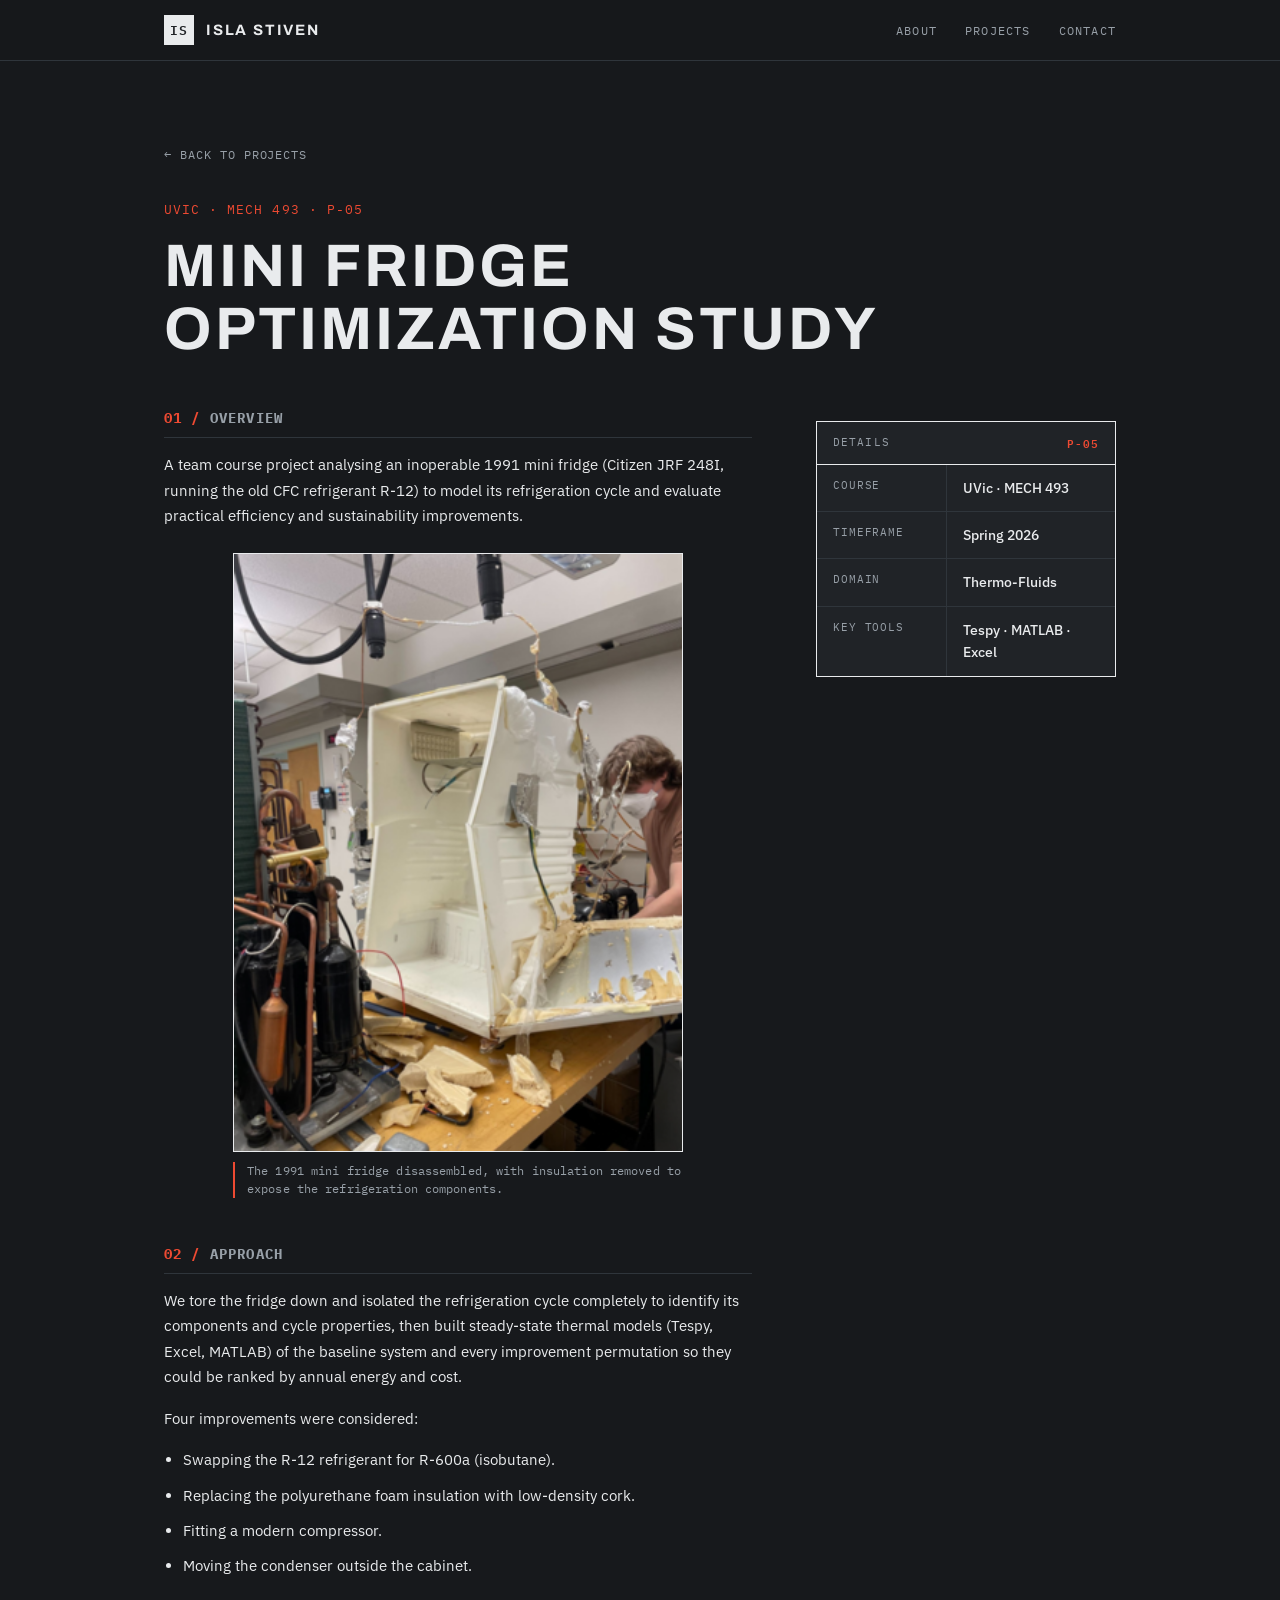
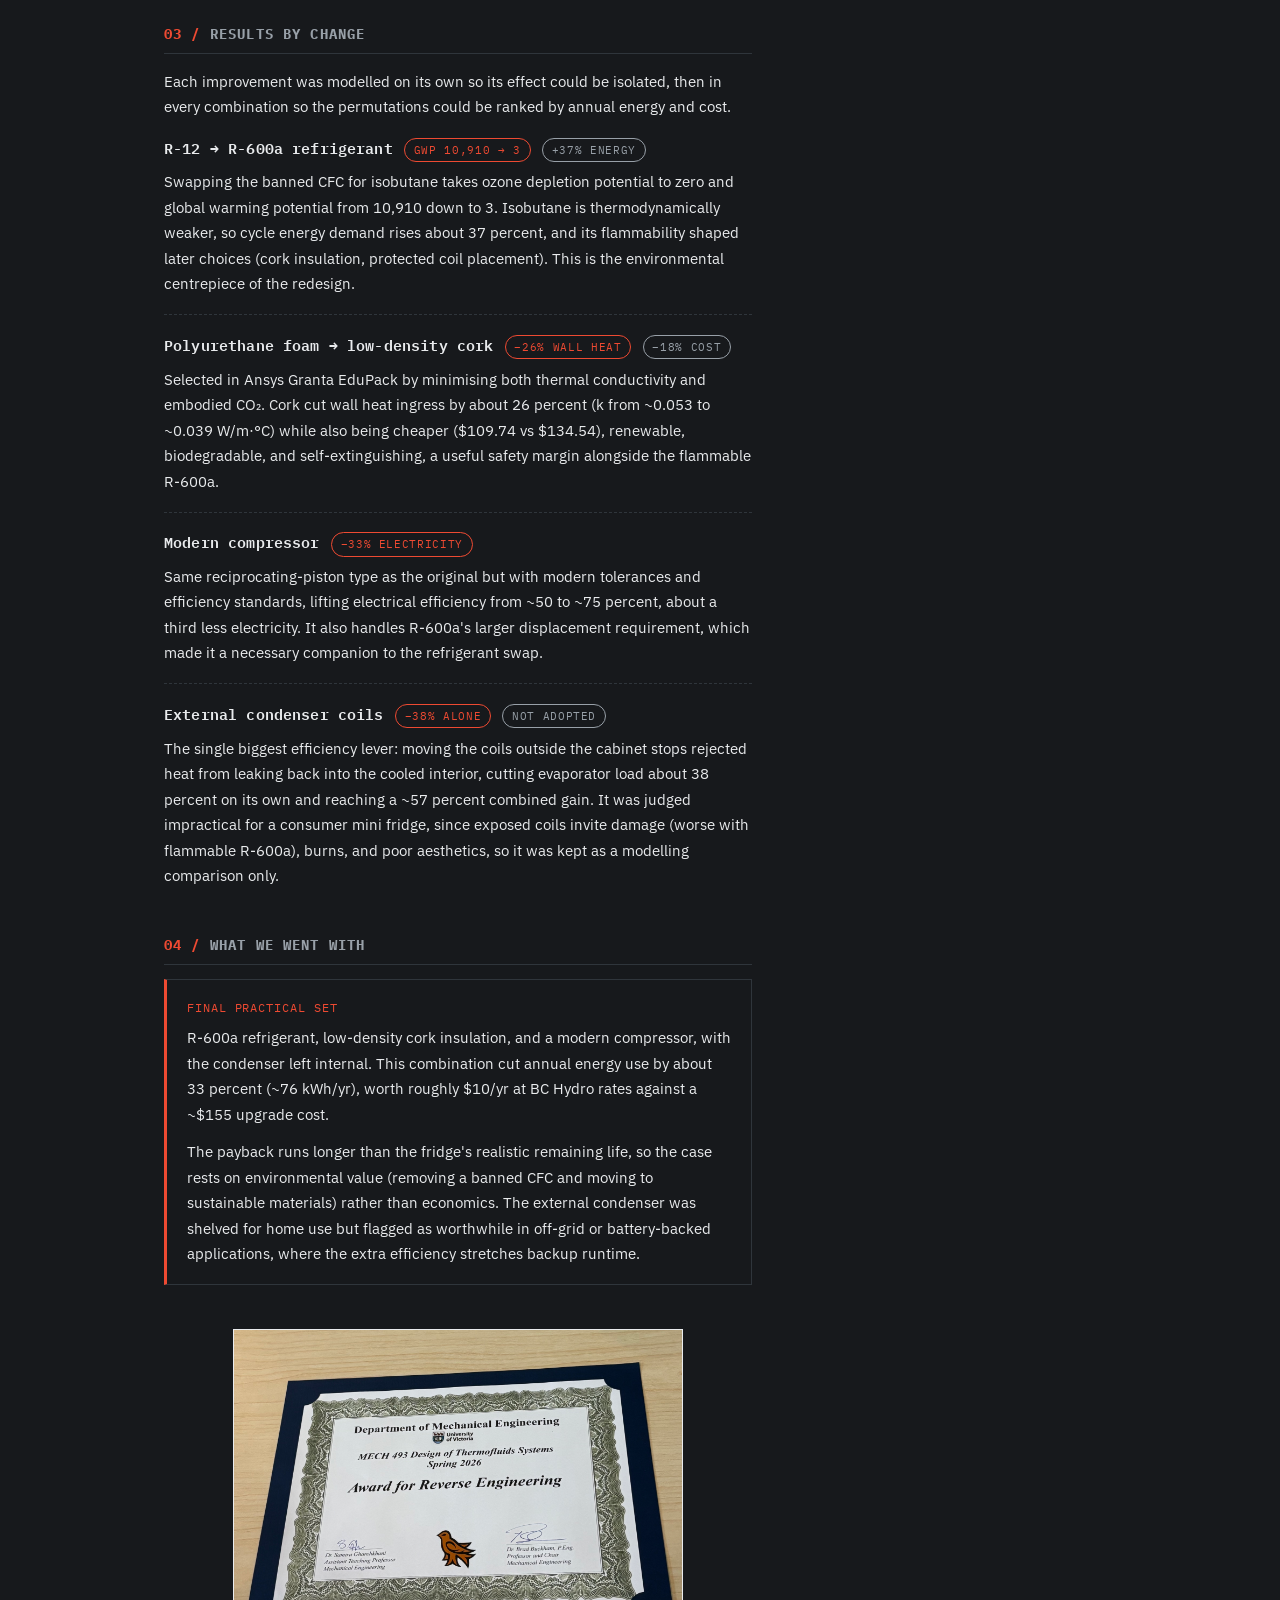
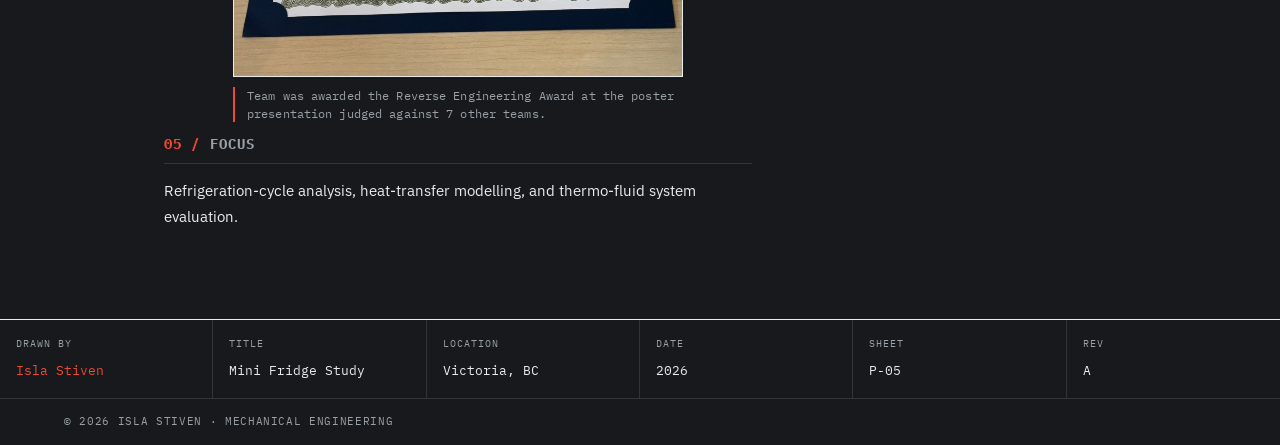
<file: project-minifridge.html>
<!DOCTYPE html>
<html lang="en">
<head>
<meta charset="UTF-8">
<meta name="viewport" content="width=device-width, initial-scale=1.0">
<title>Mini Fridge Teardown and Thermal Redesign | Isla Stiven</title>
<link rel="preconnect" href="https://fonts.googleapis.com">
<link rel="preconnect" href="https://fonts.gstatic.com" crossorigin>
<link href="https://fonts.googleapis.com/css2?family=Archivo:wght@600;700;800&family=IBM+Plex+Mono:wght@400;500;600&family=IBM+Plex+Sans:wght@400;500;600&display=swap" rel="stylesheet">
<link rel="stylesheet" href="style.css">

<!-- Page-specific readability + figure styling.
     Once you're happy with this pattern across all project pages,
     move this whole <style> block into style.css and delete it from each page. -->
<style>
  /* Auto-number the sections and give each a clear, scannable header */
  .detail-body { counter-reset: sec; }

  .detail-body section { margin: 0 0 2.75rem; }
  .detail-body section:last-child { margin-bottom: 0; }

  .detail-body h4 {
    counter-increment: sec;
    font-family: var(--font-mono, "IBM Plex Mono", monospace);
    text-transform: uppercase;
    letter-spacing: 0.08em;
    font-size: 0.9rem;
    margin: 0 0 0.9rem;
    padding-bottom: 0.5rem;
    border-bottom: 1px solid var(--rule, #e4e4e4);
  }
  .detail-body h4::before {
    content: counter(sec, decimal-leading-zero) "  /  ";
    color: var(--signal, #e5533c);
  }

  /* Comfortable reading measure and rhythm */
  .detail-body p {
    line-height: 1.7;
    max-width: 68ch;
    margin: 0 0 1rem;
  }
  .detail-body p:last-child { margin-bottom: 0; }

  /* Lists read at the same measure as the prose */
  .detail-body ul,
  .detail-body ol {
    max-width: 68ch;
    margin: 0 0 1rem;
    padding-left: 1.2rem;
  }
  .detail-body li {
    line-height: 1.7;
    margin-bottom: 0.6rem;
  }
  .detail-body li:last-child { margin-bottom: 0; }

  /* Lead paragraph of the page reads a touch larger */
  .detail-body section:first-of-type p:first-of-type {
    font-size: 1.0rem;
    color: var(--ink, #1a1a1a);
  }

  /* Figures: constrained width, centered, with a captioned block */
  .detail-body .figframe {
    max-width: 600px;
    margin: 1.5rem auto 0.6rem;
  }
  .detail-body .figframe img {
    width: 100%;
    height: auto;
    display: block;
  }
  .detail-body figcaption {
    font-family: var(--font-mono, "IBM Plex Mono", monospace);
    font-size: 0.72rem;
    line-height: 1.55;
    letter-spacing: 0.01em;
    color: var(--muted, #6b6b6b);
    margin-top: 0.6rem;
    padding-left: 0.75rem;
    border-left: 2px solid var(--signal, #e5533c);
  }

  /* Per-change result blocks: each change gets a name, a headline metric, and a result */
  .detail-body .changes {
    list-style: none;
    padding: 0;
    margin: 0 0 1rem;
    max-width: 68ch;
  }
  .detail-body .changes > li {
    padding: 0 0 1.1rem;
    margin: 0 0 1.1rem;
    border-bottom: 1px dashed var(--rule, #e4e4e4);
  }
  .detail-body .changes > li:last-child {
    border-bottom: 0;
    padding-bottom: 0;
    margin-bottom: 0;
  }
  .detail-body .chg-head {
    display: flex;
    flex-wrap: wrap;
    align-items: baseline;
    gap: 0.4rem 0.7rem;
    margin-bottom: 0.45rem;
  }
  .detail-body .chg-name {
    font-family: var(--font-mono, "IBM Plex Mono", monospace);
    font-weight: 600;
    font-size: 0.95rem;
    letter-spacing: 0.01em;
    color: var(--ink, #1a1a1a);
  }
  .detail-body .chg-metric {
    font-family: var(--font-mono, "IBM Plex Mono", monospace);
    font-size: 0.68rem;
    text-transform: uppercase;
    letter-spacing: 0.06em;
    color: var(--signal, #e5533c);
    border: 1px solid currentColor;
    border-radius: 999px;
    padding: 0.12rem 0.55rem;
    white-space: nowrap;
  }
  .detail-body .chg-metric.muted {
    color: var(--muted, #6b6b6b);
  }
  .detail-body .changes p { margin: 0; }

  /* Verdict callout for the final decision */
  .detail-body .verdict {
    max-width: 68ch;
    border: 1px solid var(--rule, #e4e4e4);
    border-left: 3px solid var(--signal, #e5533c);
    padding: 1.1rem 1.25rem;
    margin: 0 0 1rem;
  }
  .detail-body .verdict .verdict-label {
    font-family: var(--font-mono, "IBM Plex Mono", monospace);
    text-transform: uppercase;
    letter-spacing: 0.08em;
    font-size: 0.72rem;
    color: var(--signal, #e5533c);
    margin: 0 0 0.5rem;
  }
  .detail-body .verdict p { margin: 0 0 0.75rem; }
  .detail-body .verdict p:last-child { margin-bottom: 0; }
</style>
</head>
<body>

<nav class="nav">
  <div class="wrap">
    <a class="brand" href="index.html"><span class="mark">IS</span><span class="name">Isla Stiven</span></a>
    <ul class="nav-links">
      <li><a href="index.html#about">About</a></li>
      <li><a href="index.html#projects">Projects</a></li>
      <li><a href="index.html#contact">Contact</a></li>
    </ul>
  </div>
</nav>

<header class="detail-hero">
  <div class="wrap">
    <a class="back" href="index.html#projects">&larr; Back to Projects</a>
    <p class="org">UVic &middot; MECH 493 &middot; P-05</p>
    <h1>Mini Fridge<br>Optimization Study</h1>
  </div>
</header>

<div class="wrap">
  <div class="detail-grid">
    <div class="detail-body">

      <section>
        <h4>Overview</h4>
        <p>A team course project analysing an inoperable 1991 mini fridge (Citizen JRF 248I, running the old CFC refrigerant R-12) to model its refrigeration cycle and evaluate practical efficiency and sustainability improvements.</p>
        <figure class="figframe"style="max-width:450px;">
          <img src="fridgedestruction.png" alt="The mini fridge disassembled on a lab bench, insulation removed to expose the components">
          <figcaption>The 1991 mini fridge disassembled, with insulation removed to expose the refrigeration components.</figcaption>
        </figure>
      </section>

      <section>
        <h4>Approach</h4>
        <p>We tore the fridge down and isolated the refrigeration cycle completely to identify its components and cycle properties, then built steady-state thermal models (Tespy, Excel, MATLAB) of the baseline system and every improvement permutation so they could be ranked by annual energy and cost.</p>
        <p>Four improvements were considered:</p>
        <ul>
          <li>Swapping the R-12 refrigerant for R-600a (isobutane).</li>
          <li>Replacing the polyurethane foam insulation with low-density cork.</li>
          <li>Fitting a modern compressor.</li>
          <li>Moving the condenser outside the cabinet.</li>
        </ul>
      </section>

      <section>
        <h4>Results by Change</h4>
        <p>Each improvement was modelled on its own so its effect could be isolated, then in every combination so the permutations could be ranked by annual energy and cost.</p>
        <ul class="changes">
          <li>
            <div class="chg-head">
              <span class="chg-name">R-12 &rarr; R-600a refrigerant</span>
              <span class="chg-metric">GWP 10,910 &rarr; 3</span>
              <span class="chg-metric muted">+37% energy</span>
            </div>
            <p>Swapping the banned CFC for isobutane takes ozone depletion potential to zero and global warming potential from 10,910 down to 3. Isobutane is thermodynamically weaker, so cycle energy demand rises about 37 percent, and its flammability shaped later choices (cork insulation, protected coil placement). This is the environmental centrepiece of the redesign.</p>
          </li>
          <li>
            <div class="chg-head">
              <span class="chg-name">Polyurethane foam &rarr; low-density cork</span>
              <span class="chg-metric">&minus;26% wall heat</span>
              <span class="chg-metric muted">&minus;18% cost</span>
            </div>
            <p>Selected in Ansys Granta EduPack by minimising both thermal conductivity and embodied CO&#8322;. Cork cut wall heat ingress by about 26 percent (k from ~0.053 to ~0.039 W/m&middot;&deg;C) while also being cheaper ($109.74 vs $134.54), renewable, biodegradable, and self-extinguishing, a useful safety margin alongside the flammable R-600a.</p>
          </li>
          <li>
            <div class="chg-head">
              <span class="chg-name">Modern compressor</span>
              <span class="chg-metric">&minus;33% electricity</span>
            </div>
            <p>Same reciprocating-piston type as the original but with modern tolerances and efficiency standards, lifting electrical efficiency from ~50 to ~75 percent, about a third less electricity. It also handles R-600a's larger displacement requirement, which made it a necessary companion to the refrigerant swap.</p>
          </li>
          <li>
            <div class="chg-head">
              <span class="chg-name">External condenser coils</span>
              <span class="chg-metric">&minus;38% alone</span>
              <span class="chg-metric muted">not adopted</span>
            </div>
            <p>The single biggest efficiency lever: moving the coils outside the cabinet stops rejected heat from leaking back into the cooled interior, cutting evaporator load about 38 percent on its own and reaching a ~57 percent combined gain. It was judged impractical for a consumer mini fridge, since exposed coils invite damage (worse with flammable R-600a), burns, and poor aesthetics, so it was kept as a modelling comparison only.</p>
          </li>
        </ul>
      </section>

      <section>
        <h4>What We Went With</h4>
        <div class="verdict">
          <p class="verdict-label">Final Practical Set</p>
          <p>R-600a refrigerant, low-density cork insulation, and a modern compressor, with the condenser left internal. This combination cut annual energy use by about 33 percent (~76 kWh/yr), worth roughly $10/yr at BC Hydro rates against a ~$155 upgrade cost.</p>
          <p>The payback runs longer than the fridge's realistic remaining life, so the case rests on environmental value (removing a banned CFC and moving to sustainable materials) rather than economics. The external condenser was shelved for home use but flagged as worthwhile in off-grid or battery-backed applications, where the extra efficiency stretches backup runtime.</p>
        </div>
      </section>

         <figure class="figframe"style="max-width:450px;">
           <img src="reverseengaward.jpeg" alt="Awarded the Reverse Engineering Award">
           <figcaption>Team was awarded the Reverse Engineering Award at the poster presentation judged against 7 other teams.</figcaption>
         </figure>
      <section>
       
           <h4>Focus</h4>
        <p>Refrigeration-cycle analysis, heat-transfer modelling, and thermo-fluid system evaluation.</p>
      </section>

    </div>

    <dl class="titleblock">
      <div class="tb-top"><span>Details</span><b>P-05</b></div>
      <div class="tb-row"><dt>Course</dt><dd>UVic &middot; MECH 493</dd></div>
      <div class="tb-row"><dt>Timeframe</dt><dd>Spring 2026</dd></div>
      <div class="tb-row"><dt>Domain</dt><dd>Thermo-Fluids</dd></div>
      <div class="tb-row"><dt>Key Tools</dt><dd>Tespy &middot; MATLAB &middot; Excel</dd></div>
    </dl>
  </div>
</div>

<footer>
  <div class="titlegrid">
    <div class="tg"><span class="k">Drawn By</span><span class="v sig">Isla Stiven</span></div>
    <div class="tg"><span class="k">Title</span><span class="v">Mini Fridge Study</span></div>
    <div class="tg"><span class="k">Location</span><span class="v">Victoria, BC</span></div>
    <div class="tg"><span class="k">Date</span><span class="v">2026</span></div>
    <div class="tg"><span class="k">Sheet</span><span class="v">P-05</span></div>
    <div class="tg"><span class="k">Rev</span><span class="v">A</span></div>
  </div>
  <div class="footnote">&copy; 2026 Isla Stiven &middot; Mechanical Engineering</div>
</footer>

</body>
</html>
</file>
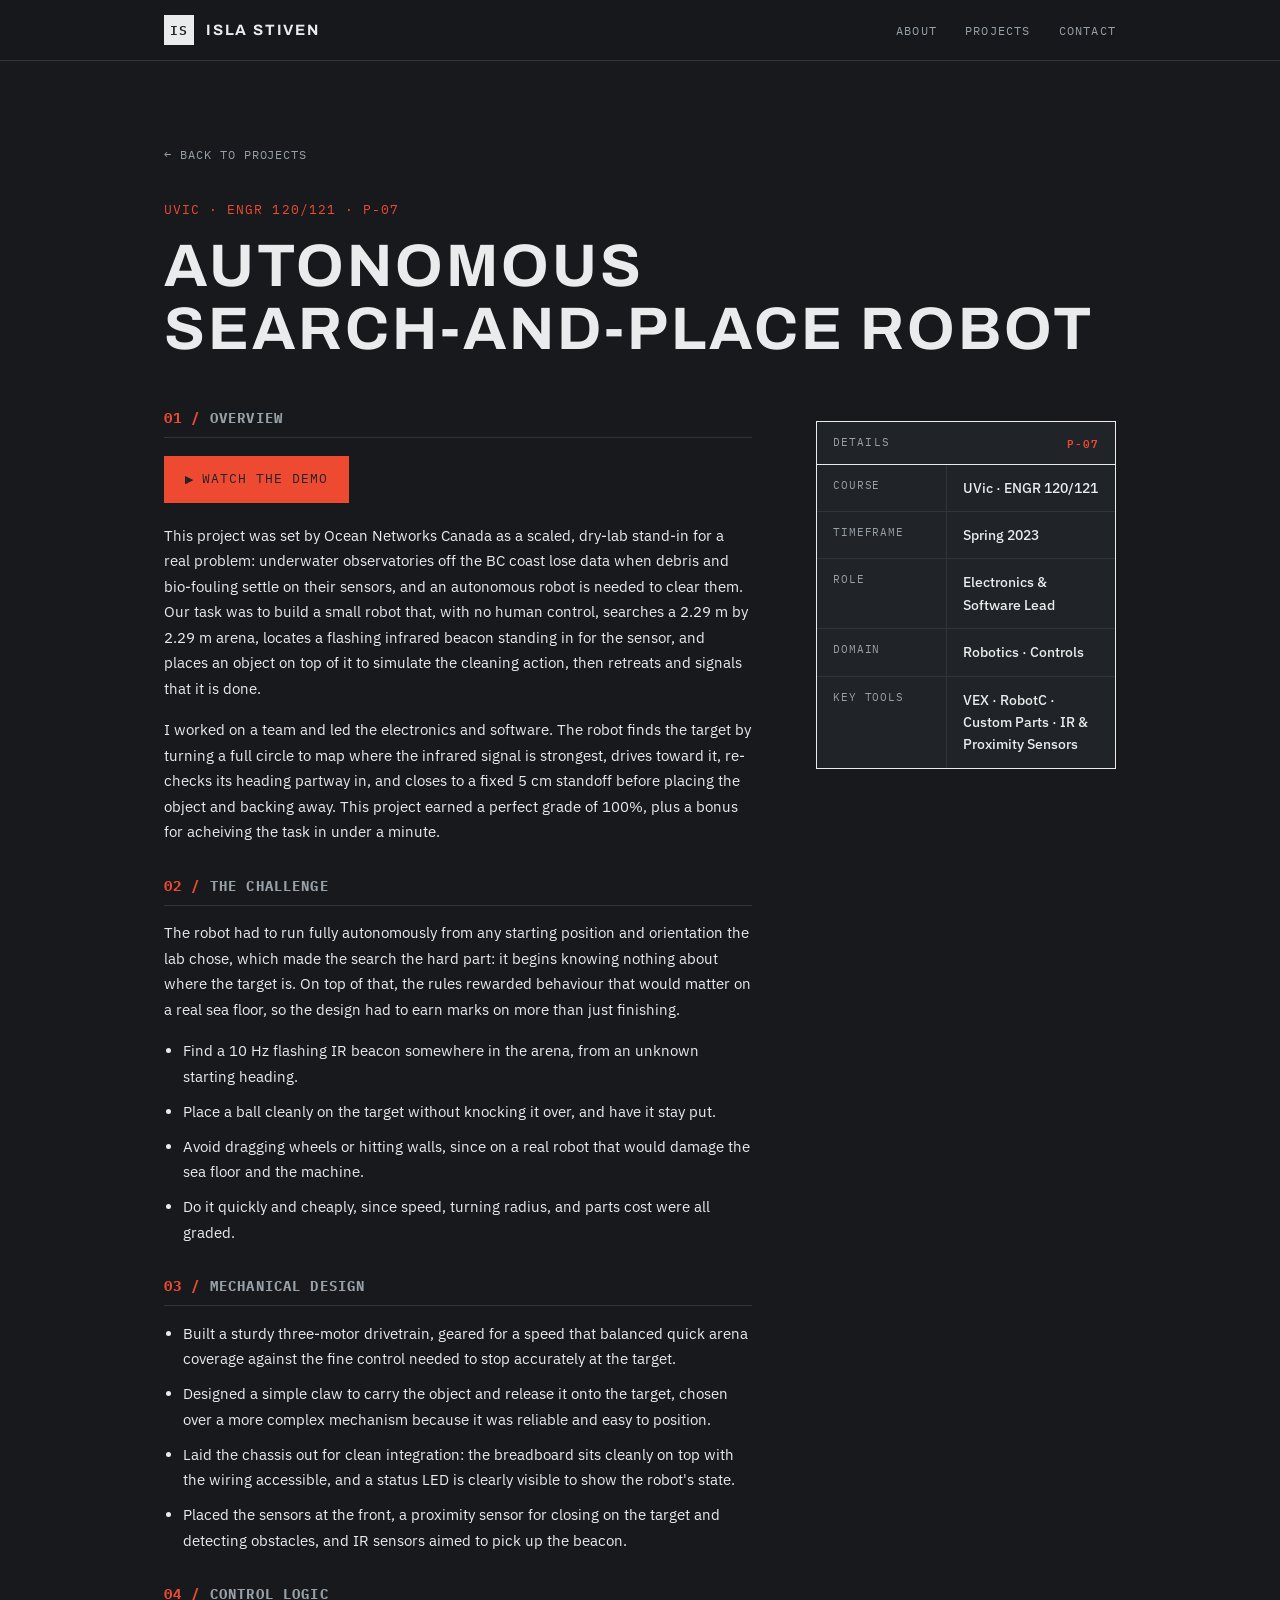
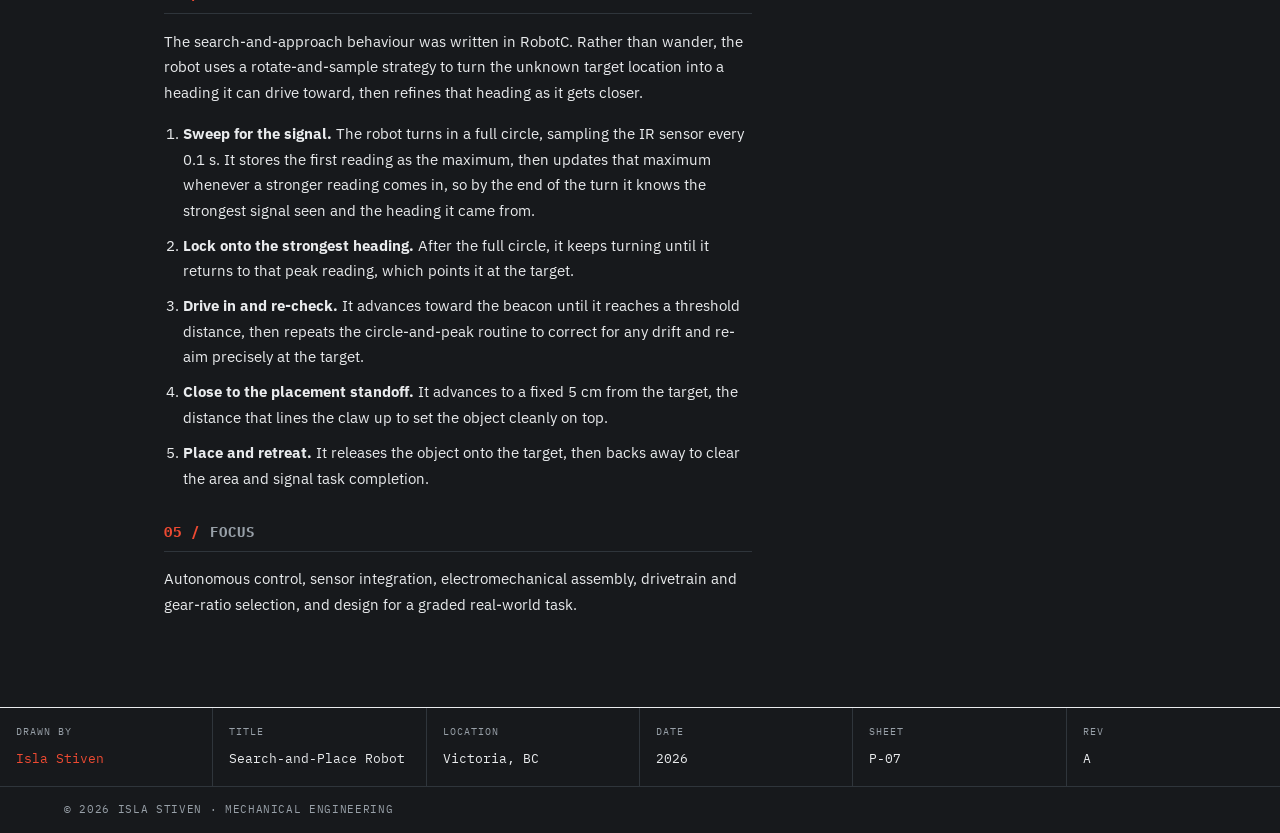
<file: project-robot.html>
<!DOCTYPE html>
<html lang="en">
<head>
<meta charset="UTF-8">
<meta name="viewport" content="width=device-width, initial-scale=1.0">
<title>Autonomous Search-and-Place Robot | Isla Stiven</title>
<link rel="preconnect" href="https://fonts.googleapis.com">
<link rel="preconnect" href="https://fonts.gstatic.com" crossorigin>
<link href="https://fonts.googleapis.com/css2?family=Archivo:wght@600;700;800&family=IBM+Plex+Mono:wght@400;500;600&family=IBM+Plex+Sans:wght@400;500;600&display=swap" rel="stylesheet">
<link rel="stylesheet" href="style.css">

<!-- Page-specific readability + figure styling.
     Once you're happy with this pattern across all project pages,
     move this whole <style> block into style.css and delete it from each page. -->
<style>
  /* Auto-number the sections and give each a clear, scannable header */
  .detail-body { counter-reset: sec; }

  .detail-body section { margin: 0 0 1.8rem; }
  .detail-body section:last-child { margin-bottom: 0; }

  .detail-body h4 {
    counter-increment: sec;
    font-family: var(--font-mono, "IBM Plex Mono", monospace);
    text-transform: uppercase;
    letter-spacing: 0.08em;
    font-size: 0.9rem;
    margin: 0 0 0.9rem;
    padding-bottom: 0.5rem;
    border-bottom: 1px solid var(--rule, #e4e4e4);
  }
  .detail-body h4::before {
    content: counter(sec, decimal-leading-zero) "  /  ";
    color: var(--signal, #e5533c);
  }

  /* Comfortable reading measure and rhythm */
  .detail-body p {
    line-height: 1.7;
    max-width: 68ch;
    margin: 0 0 1rem;
  }
  .detail-body p:last-child { margin-bottom: 0; }

  /* Lists read at the same measure as the prose */
  .detail-body ul,
  .detail-body ol {
    max-width: 68ch;
    margin: 0 0 1rem;
    padding-left: 1.2rem;
  }
  .detail-body li {
    line-height: 1.7;
    margin-bottom: 0.6rem;
  }
  .detail-body li:last-child { margin-bottom: 0; }

  /* Lead paragraph of the page reads a touch larger */
  .detail-body section:first-of-type p:first-of-type {
    font-size: 1.0rem;
    color: var(--ink, #1a1a1a);
  }

  /* Figures: constrained width, centered, with a captioned block */
  .detail-body .figframe {
    max-width: 600px;
    margin: 1.5rem auto 0.6rem;
    display: block;
    overflow: visible;
    padding: 0;
  }
  .detail-body .figframe img {
    display: block;
    width: 100% !important;
    height: auto !important;
    max-width: 100%;
    object-fit: contain;
    margin: 0;
  }
  .detail-body figcaption {
    font-family: var(--font-mono, "IBM Plex Mono", monospace);
    font-size: 0.72rem;
    line-height: 1.55;
    letter-spacing: 0.01em;
    color: var(--muted, #6b6b6b);
    margin-top: 0.6rem;
    padding-left: 0.75rem;
    border-left: 2px solid var(--signal, #e5533c);
  }

  /* Watch-the-demo button (matches the site's signal button) */
  .detail-body .video-cta {
    display: inline-flex;
    align-items: center;
    gap: 0.5rem;
    font-family: var(--font-mono, "IBM Plex Mono", monospace);
    font-size: 0.8rem;
    letter-spacing: 0.08em;
    text-transform: uppercase;
    text-decoration: none;
    color: var(--paper-2, #fbfbfc);
    background: var(--signal, #e1402a);
    border: 1.5px solid var(--signal, #e1402a);
    padding: 12px 20px;
    margin: 0.25rem 0 1.25rem;
    transition: background 0.2s, color 0.2s;
  }
  .detail-body .video-cta:hover {
    background: transparent;
    color: var(--signal, #e1402a);
  }
  .detail-body .video-cta .play {
    font-size: 0.7rem;
    line-height: 1;
  }
</style>
</head>
<body>

<nav class="nav">
  <div class="wrap">
    <a class="brand" href="index.html"><span class="mark">IS</span><span class="name">Isla Stiven</span></a>
    <ul class="nav-links">
      <li><a href="index.html#about">About</a></li>
      <li><a href="index.html#projects">Projects</a></li>
      <li><a href="index.html#contact">Contact</a></li>
    </ul>
  </div>
</nav>

<header class="detail-hero">
  <div class="wrap">
    <a class="back" href="index.html#projects">&larr; Back to Projects</a>
    <p class="org">UVic &middot; ENGR 120/121 &middot; P-07</p>
    <h1>Autonomous<br>Search-and-Place Robot</h1>
  </div>
</header>

<div class="wrap">
  <div class="detail-grid">
    <div class="detail-body">

      <section>
        <h4>Overview</h4>
        <a class="video-cta" href="https://youtube.com/shorts/CIAvloMpVCY" target="_blank" rel="noopener"><span class="play">&#9654;</span> Watch the demo</a>
        <p>This project was set by Ocean Networks Canada as a scaled, dry-lab stand-in for a real problem: underwater observatories off the BC coast lose data when debris and bio-fouling settle on their sensors, and an autonomous robot is needed to clear them. Our task was to build a small robot that, with no human control, searches a 2.29 m by 2.29 m arena, locates a flashing infrared beacon standing in for the sensor, and places an object on top of it to simulate the cleaning action, then retreats and signals that it is done.</p>
        <p>I worked on a team and led the electronics and software. The robot finds the target by turning a full circle to map where the infrared signal is strongest, drives toward it, re-checks its heading partway in, and closes to a fixed 5 cm standoff before placing the object and backing away. This project earned a perfect grade of 100%, plus a bonus for acheiving the task in under a minute. </p>
      </section>

      <section>
        <h4>The Challenge</h4>
        <p>The robot had to run fully autonomously from any starting position and orientation the lab chose, which made the search the hard part: it begins knowing nothing about where the target is. On top of that, the rules rewarded behaviour that would matter on a real sea floor, so the design had to earn marks on more than just finishing.</p>
        <ul>
          <li>Find a 10 Hz flashing IR beacon somewhere in the arena, from an unknown starting heading.</li>
          <li>Place a ball cleanly on the target without knocking it over, and have it stay put.</li>
          <li>Avoid dragging wheels or hitting walls, since on a real robot that would damage the sea floor and the machine.</li>
          <li>Do it quickly and cheaply, since speed, turning radius, and parts cost were all graded.</li>
        </ul>
      </section>

      <section>
        <h4>Mechanical Design</h4>
        <ul>
          <li>Built a sturdy three-motor drivetrain, geared for a speed that balanced quick arena coverage against the fine control needed to stop accurately at the target.</li>
          <li>Designed a simple claw to carry the object and release it onto the target, chosen over a more complex mechanism because it was reliable and easy to position.</li>
          <li>Laid the chassis out for clean integration: the breadboard sits cleanly on top with the wiring accessible, and a status LED is clearly visible to show the robot's state.</li>
          <li>Placed the sensors at the front, a proximity sensor for closing on the target and detecting obstacles, and IR sensors aimed to pick up the beacon.</li>
        </ul>
      </section>

      <section>
        <h4>Control Logic</h4>
        <p>The search-and-approach behaviour was written in RobotC. Rather than wander, the robot uses a rotate-and-sample strategy to turn the unknown target location into a heading it can drive toward, then refines that heading as it gets closer.</p>
        <ol>
          <li><strong>Sweep for the signal.</strong> The robot turns in a full circle, sampling the IR sensor every 0.1 s. It stores the first reading as the maximum, then updates that maximum whenever a stronger reading comes in, so by the end of the turn it knows the strongest signal seen and the heading it came from.</li>
          <li><strong>Lock onto the strongest heading.</strong> After the full circle, it keeps turning until it returns to that peak reading, which points it at the target.</li>
          <li><strong>Drive in and re-check.</strong> It advances toward the beacon until it reaches a threshold distance, then repeats the circle-and-peak routine to correct for any drift and re-aim precisely at the target.</li>
          <li><strong>Close to the placement standoff.</strong> It advances to a fixed 5 cm from the target, the distance that lines the claw up to set the object cleanly on top.</li>
          <li><strong>Place and retreat.</strong> It releases the object onto the target, then backs away to clear the area and signal task completion.</li>
        </ol>
      </section>

      <section>
        <h4>Focus</h4>
        <p>Autonomous control, sensor integration, electromechanical assembly, drivetrain and gear-ratio selection, and design for a graded real-world task.</p>
      </section>

    </div>

    <dl class="titleblock">
      <div class="tb-top"><span>Details</span><b>P-07</b></div>
      <div class="tb-row"><dt>Course</dt><dd>UVic &middot; ENGR 120/121</dd></div>
      <div class="tb-row"><dt>Timeframe</dt><dd>Spring 2023</dd></div>
      <div class="tb-row"><dt>Role</dt><dd>Electronics &amp; Software Lead</dd></div>
      <div class="tb-row"><dt>Domain</dt><dd>Robotics &middot; Controls</dd></div>
      <div class="tb-row"><dt>Key Tools</dt><dd>VEX &middot; RobotC &middot; Custom Parts &middot; IR &amp; Proximity Sensors</dd></div>
    </dl>
  </div>
</div>

<footer>
  <div class="titlegrid">
    <div class="tg"><span class="k">Drawn By</span><span class="v sig">Isla Stiven</span></div>
    <div class="tg"><span class="k">Title</span><span class="v">Search-and-Place Robot</span></div>
    <div class="tg"><span class="k">Location</span><span class="v">Victoria, BC</span></div>
    <div class="tg"><span class="k">Date</span><span class="v">2026</span></div>
    <div class="tg"><span class="k">Sheet</span><span class="v">P-07</span></div>
    <div class="tg"><span class="k">Rev</span><span class="v">A</span></div>
  </div>
  <div class="footnote">&copy; 2026 Isla Stiven &middot; Mechanical Engineering</div>
</footer>

</body>
</html>
</file>
<file: style.css>
/* =========================================================
   Isla Stiven - Engineering Portfolio
   Design language: technical drawing / instrumentation
   - drafting-paper ground, graphite ink, one redline signal
   - Archivo (display nameplate) + IBM Plex Sans/Mono
   - signature motifs: dimension lines + title block
   ========================================================= */

:root {
  /* dark graphite theme — drafting-on-graphite, one redline signal */
  --paper:        #17191C;   /* page ground */
  --paper-2:      #202327;   /* raised panels: spec sheet, chips */
  --ink:          #E9EBED;   /* primary text / drawn lines */
  --muted:        #98A0A8;   /* secondary text */
  --rule:         #2F353B;   /* hairline rules / grid */
  --rule-strong:  #454D55;   /* stronger borders */
  --signal:       #EE4A32;   /* redline — engineering revision markup */
  --signal-ink:   #F26E5A;

  --font-display: "Archivo", system-ui, sans-serif;
  --font-body:    "IBM Plex Sans", system-ui, sans-serif;
  --font-mono:    "IBM Plex Mono", ui-monospace, monospace;

  --wrap: 1080px;
  --gutter: clamp(20px, 5vw, 64px);
}

* { box-sizing: border-box; }

html { scroll-behavior: smooth; }

body {
  margin: 0;
  background: var(--paper);
  color: var(--ink);
  font-family: var(--font-body);
  font-size: 15px;
  line-height: 1.6;
  -webkit-font-smoothing: antialiased;
  text-rendering: optimizeLegibility;
}

/* ---- shared primitives ------------------------------------------------- */

.wrap { max-width: var(--wrap); margin: 0 auto; padding: 0 var(--gutter); }

a { color: inherit; }

.mono {
  font-family: var(--font-mono);
  font-size: 12px;
  letter-spacing: 0.08em;
  text-transform: uppercase;
  color: var(--muted);
}

/* section eyebrow: coordinate-style label, e.g. "01 / ABOUT" */
.eyebrow {
  font-family: var(--font-mono);
  font-size: 12px;
  letter-spacing: 0.14em;
  text-transform: uppercase;
  color: var(--muted);
  display: flex;
  align-items: center;
  gap: 12px;
  margin: 0 0 32px;
}
.eyebrow::after {
  content: "";
  flex: 1;
  height: 1px;
  background: var(--rule);
}
.eyebrow b { color: var(--signal); font-weight: 600; }

/* dimension line: a measured span with arrow ticks + a callout value */
.dimline {
  display: flex;
  align-items: center;
  gap: 10px;
  font-family: var(--font-mono);
  font-size: 12px;
  letter-spacing: 0.1em;
  text-transform: uppercase;
  color: var(--muted);
}
.dimline .rail {
  position: relative;
  height: 1px;
  background: var(--ink);
  flex: 0 0 auto;
  width: 96px;
}
.dimline .rail::before,
.dimline .rail::after {
  content: "";
  position: absolute;
  top: -3px;
  width: 1px;
  height: 7px;
  background: var(--ink);
}
.dimline .rail::before { left: 0; }
.dimline .rail::after  { right: 0; }
.dimline .tag { white-space: nowrap; }
.dimline .tag b { color: var(--ink); font-weight: 500; }

/* ---- top nav ----------------------------------------------------------- */

.nav {
  position: sticky;
  top: 0;
  z-index: 50;
  background: color-mix(in srgb, var(--paper) 88%, transparent);
  backdrop-filter: blur(8px);
  border-bottom: 1px solid var(--rule);
}
.nav .wrap {
  display: flex;
  align-items: center;
  justify-content: space-between;
  height: 60px;
}
.brand {
  display: flex;
  align-items: center;
  gap: 12px;
  text-decoration: none;
  color: var(--ink);
}
.brand .mark {
  font-family: var(--font-mono);
  font-weight: 600;
  font-size: 13px;
  letter-spacing: 0.04em;
  color: var(--paper-2);
  background: var(--ink);
  width: 30px;
  height: 30px;
  display: grid;
  place-items: center;
}
.brand .name {
  font-family: var(--font-display);
  font-weight: 700;
  font-size: 15px;
  letter-spacing: 0.12em;
  text-transform: uppercase;
}
.nav-links {
  display: flex;
  gap: 28px;
  list-style: none;
  margin: 0;
  padding: 0;
}
.nav-links a {
  font-family: var(--font-mono);
  font-size: 12px;
  letter-spacing: 0.1em;
  text-transform: uppercase;
  text-decoration: none;
  color: var(--muted);
  padding: 4px 0;
  position: relative;
  transition: color 0.2s;
}
.nav-links a::after {
  content: "";
  position: absolute;
  left: 0; bottom: -2px;
  width: 0; height: 1.5px;
  background: var(--signal);
  transition: width 0.22s ease;
}
.nav-links a:hover { color: var(--ink); }
.nav-links a:hover::after { width: 100%; }

/* ---- hero -------------------------------------------------------------- */
.hero {
  position: relative;
  padding: clamp(28px, 4vh, 52px) 0 clamp(24px, 3.5vh, 40px);
  overflow: hidden;
}
/* faint coordinate grid — drafting vellum */
.hero::before {
  content: "";
  position: absolute;
  inset: 0;
  background-image:
    linear-gradient(var(--rule) 1px, transparent 1px),
    linear-gradient(90deg, var(--rule) 1px, transparent 1px);
  background-size: 46px 46px;
  opacity: 0.35;
  -webkit-mask-image: radial-gradient(circle at 30% 40%, #000 0%, transparent 78%);
          mask-image: radial-gradient(circle at 30% 40%, #000 0%, transparent 78%);
  pointer-events: none;
}
.hero .wrap { position: relative; }
.hero .kicker {
  font-family: var(--font-mono);
  font-size: 12px;
  letter-spacing: 0.16em;
  text-transform: uppercase;
  color: var(--signal);
  margin: 0 0 20px;
}
.hero h1 {
  font-family: var(--font-display);
  font-weight: 700;
  text-transform: uppercase;
  letter-spacing: 0.06em;
  line-height: 1.0;
  font-size: clamp(38px, 5.5vw, 60px);
  margin: 0;
}
.hero .role {
  font-family: var(--font-body);
  font-weight: 400;
  font-size: clamp(17px, 2.4vw, 22px);
  margin: 12px 0 0;
  color: var(--ink);
}
.hero .role span { color: var(--muted); }
.hero .lede {
  max-width: 54ch;
  margin: 22px 0 0;
  color: var(--muted);
  font-size: 17px;
}
.hero .dimwrap { margin-top: 28px; }

/* ---- generic section --------------------------------------------------- */

section { padding: clamp(64px, 10vh, 120px) 0; }
.section-line { border-top: 1px solid var(--rule); }

h2.head {
  font-family: var(--font-display);
  font-weight: 600;
  text-transform: uppercase;
  letter-spacing: 0.05em;
  font-size: clamp(26px, 4.5vw, 40px);
  line-height: 1.06;
  margin: 0 0 28px;
}

/* ---- about ------------------------------------------------------------- */

.about-grid {
  display: grid;
  grid-template-columns: 1.15fr 0.85fr;
  gap: clamp(32px, 6vw, 72px);
  align-items: start;
}
.about-prose p { margin: 0 0 18px; }
.about-prose p:last-child { margin-bottom: 0; }
.about-prose .strong { color: var(--ink); font-weight: 500; }

/* title-block spec sheet (signature) */
.titleblock {
  border: 1.5px solid var(--ink);
  background: var(--paper-2);
}
.titleblock .tb-top {
  display: flex;
  align-items: center;
  justify-content: space-between;
  padding: 12px 16px;
  border-bottom: 1.5px solid var(--ink);
  font-family: var(--font-mono);
  font-size: 11px;
  letter-spacing: 0.1em;
  text-transform: uppercase;
  color: var(--muted);
}
.titleblock .tb-top b { color: var(--signal); font-weight: 600; }
.tb-row {
  display: grid;
  grid-template-columns: 1fr 1.3fr;
  border-bottom: 1px solid var(--rule);
}
.tb-row:last-child { border-bottom: 0; }
.tb-row dt {
  font-family: var(--font-mono);
  font-size: 11px;
  letter-spacing: 0.08em;
  text-transform: uppercase;
  color: var(--muted);
  padding: 12px 16px;
  margin: 0;
  border-right: 1px solid var(--rule);
}
.tb-row dd {
  margin: 0;
  padding: 12px 16px;
  font-size: 14px;
  font-weight: 500;
}

/* tool chips */
.tools {
  margin-top: 40px;
  display: flex;
  flex-wrap: wrap;
  gap: 8px;
}
.chip {
  font-family: var(--font-mono);
  font-size: 11px;
  letter-spacing: 0.06em;
  text-transform: uppercase;
  color: var(--ink);
  border: 1px solid var(--rule-strong);
  padding: 6px 11px;
  background: var(--paper-2);
}

/* ---- projects ---------------------------------------------------------- */

.proj-list { border-top: 1px solid var(--rule); }

.proj {
  display: grid;
  grid-template-columns: 88px 1fr auto;
  gap: clamp(16px, 4vw, 48px);
  align-items: baseline;
  padding: 30px 8px;
  border-bottom: 1px solid var(--rule);
  text-decoration: none;
  color: inherit;
  position: relative;
  transition: background 0.25s, padding-left 0.25s;
}
.proj:hover { background: var(--paper-2); padding-left: 20px; }
.proj:hover .proj-idx { color: var(--signal); }
.proj:hover .proj-go { color: var(--signal); transform: translateX(4px); }

.proj-idx {
  font-family: var(--font-mono);
  font-size: 13px;
  letter-spacing: 0.06em;
  color: var(--muted);
  transition: color 0.2s;
  padding-top: 5px;
}
.proj-main h3 {
  font-family: var(--font-display);
  font-weight: 700;
  font-size: clamp(20px, 3vw, 28px);
  line-height: 1.1;
  margin: 0 0 6px;
}
.proj-org {
  font-family: var(--font-mono);
  font-size: 12px;
  letter-spacing: 0.06em;
  text-transform: uppercase;
  color: var(--muted);
  margin: 0 0 12px;
}
.proj-desc { margin: 0; color: var(--muted); max-width: 60ch; font-size: 16px; }
.proj-go {
  font-family: var(--font-mono);
  font-size: 12px;
  letter-spacing: 0.08em;
  text-transform: uppercase;
  color: var(--muted);
  white-space: nowrap;
  align-self: center;
  transition: color 0.2s, transform 0.2s;
}

/* ---- contact ----------------------------------------------------------- */

.contact-grid {
  display: grid;
  grid-template-columns: 1fr auto;
  gap: clamp(24px, 5vw, 56px);
  align-items: end;
}
.contact-lede { max-width: 46ch; color: var(--muted); margin: 0; }
.contact-actions { display: flex; flex-wrap: wrap; gap: 12px; }
.btn {
  font-family: var(--font-mono);
  font-size: 12px;
  letter-spacing: 0.08em;
  text-transform: uppercase;
  text-decoration: none;
  color: var(--ink);
  border: 1.5px solid var(--ink);
  padding: 13px 20px;
  background: transparent;
  transition: background 0.2s, color 0.2s;
  white-space: nowrap;
}
.btn:hover { background: var(--ink); color: var(--paper-2); }
.btn.signal { border-color: var(--signal); color: var(--signal); }
.btn.signal:hover { background: var(--signal); color: var(--paper-2); }

/* ---- footer: engineering title block ----------------------------------- */

footer { border-top: 1.5px solid var(--ink); }
.titlegrid {
  display: grid;
  grid-template-columns: repeat(6, 1fr);
}
.tg {
  border-right: 1px solid var(--rule);
  padding: 16px var(--gutter-cell, 16px);
}
.titlegrid .tg:last-child { border-right: 0; }
.tg .k {
  font-family: var(--font-mono);
  font-size: 10px;
  letter-spacing: 0.1em;
  text-transform: uppercase;
  color: var(--muted);
  display: block;
  margin-bottom: 6px;
}
.tg .v {
  font-family: var(--font-mono);
  font-size: 13px;
  color: var(--ink);
}
.tg .v.sig { color: var(--signal); }
.footnote {
  border-top: 1px solid var(--rule);
  padding: 14px var(--gutter);
  font-family: var(--font-mono);
  font-size: 11px;
  letter-spacing: 0.06em;
  color: var(--muted);
  text-transform: uppercase;
}

/* ---- project detail pages ---------------------------------------------- */

.detail-hero { padding: clamp(56px, 9vh, 100px) 0 clamp(32px, 5vh, 56px); }
.back {
  font-family: var(--font-mono);
  font-size: 12px;
  letter-spacing: 0.08em;
  text-transform: uppercase;
  color: var(--muted);
  text-decoration: none;
  display: inline-flex;
  gap: 8px;
  margin-bottom: 36px;
  transition: color 0.2s;
}
.back:hover { color: var(--signal); }
.detail-hero h1 {
  font-family: var(--font-display);
  font-weight: 700;
  text-transform: uppercase;
  letter-spacing: 0.05em;
  line-height: 1.05;
  font-size: clamp(34px, 6.5vw, 60px);
  margin: 14px 0 0;
}
.detail-hero .org {
  font-family: var(--font-mono);
  font-size: 13px;
  letter-spacing: 0.08em;
  text-transform: uppercase;
  color: var(--signal);
  margin: 0;
}

.detail-grid {
  display: grid;
  grid-template-columns: 1fr 300px;
  gap: clamp(32px, 6vw, 64px);
  align-items: start;
  padding-bottom: clamp(64px, 10vh, 120px);
}

/* Detail-page sections space themselves with a compact margin.
   Without this they also pick up the large landing-page `section`
   padding above, which stacks up to ~240px of empty space between them. */
.detail-body section { padding: 0; margin: 0 0 1.8rem; }
.detail-body section:first-child { margin-top: 0; }
.detail-body section:last-child { margin-bottom: 0; }

.detail-body h4 {
  font-family: var(--font-mono);
  font-size: 12px;
  letter-spacing: 0.12em;
  text-transform: uppercase;
  color: var(--muted);
  margin: 36px 0 14px;
}
.detail-body h4:first-child { margin-top: 0; }
.detail-body p { margin: 0 0 16px; }
.detail-body ul { margin: 0; padding-left: 20px; }
.detail-body li { margin-bottom: 10px; }

/* Lead paragraph on detail pages matches the rest of the body text.
   Each project page's own <style> block enlarges the first paragraph
   of the first section; this overrides that so the intro is uniform.
   The leading `body` raises specificity so it wins over the per-page rule. */
body .detail-body section:first-of-type p:first-of-type { font-size: inherit; }

/* image placeholder frame */
.figframe {
  border: 1.5px solid var(--ink);
  background:
    repeating-linear-gradient(45deg,
      transparent, transparent 11px,
      var(--rule) 11px, var(--rule) 12px),
    var(--paper-2);
  aspect-ratio: 16 / 10;
  display: grid;
  place-items: center;
  margin: 8px 0 32px;
}
.figframe span {
  font-family: var(--font-mono);
  font-size: 11px;
  letter-spacing: 0.1em;
  text-transform: uppercase;
  color: var(--muted);
  background: var(--paper);
  padding: 8px 14px;
  border: 1px solid var(--rule-strong);
}
.figframe img { width: 100%; height: 100%; object-fit: cover; display: block; }

/* Real figures on detail pages: size the frame to the actual image and let
   the caption sit below it in normal flow. The base .figframe above is a
   fixed 16/10 placeholder box; without this, a real (often portrait) photo
   overflows that short box and the next section's text renders underneath it.
   These rules aren't declared in the per-page <style> blocks, so they win
   there and fix every project page from one place. */
.detail-body .figframe {
  aspect-ratio: auto;
  display: block;
  background: none;
  border: 0;
  place-items: normal;
}
.detail-body .figframe img {
  width: 100%;
  height: auto;
  object-fit: contain;
  display: block;
  border: 1.5px solid var(--ink);
  background: var(--paper-2);
}

/* ---- reveal animation -------------------------------------------------- */

.reveal { opacity: 0; transform: translateY(16px); transition: opacity 0.7s ease, transform 0.7s ease; }
.reveal.in { opacity: 1; transform: none; }

@media (prefers-reduced-motion: reduce) {
  html { scroll-behavior: auto; }
  .reveal { opacity: 1; transform: none; transition: none; }
  * { animation: none !important; }
}

/* ---- responsive -------------------------------------------------------- */

@media (max-width: 820px) {
  .about-grid { grid-template-columns: 1fr; }
  .detail-grid { grid-template-columns: 1fr; }
  .contact-grid { grid-template-columns: 1fr; align-items: start; }
  .titlegrid { grid-template-columns: repeat(3, 1fr); }
  .tg:nth-child(3) { border-right: 0; }
  .tg { border-bottom: 1px solid var(--rule); }
  .proj { grid-template-columns: 54px 1fr; }
  .proj-go { display: none; }
}
@media (max-width: 520px) {
  .nav-links { gap: 18px; }
  .titlegrid { grid-template-columns: repeat(2, 1fr); }
  .tg:nth-child(3) { border-right: 1px solid var(--rule); }
  .tg:nth-child(2n) { border-right: 0; }
}
</file>
